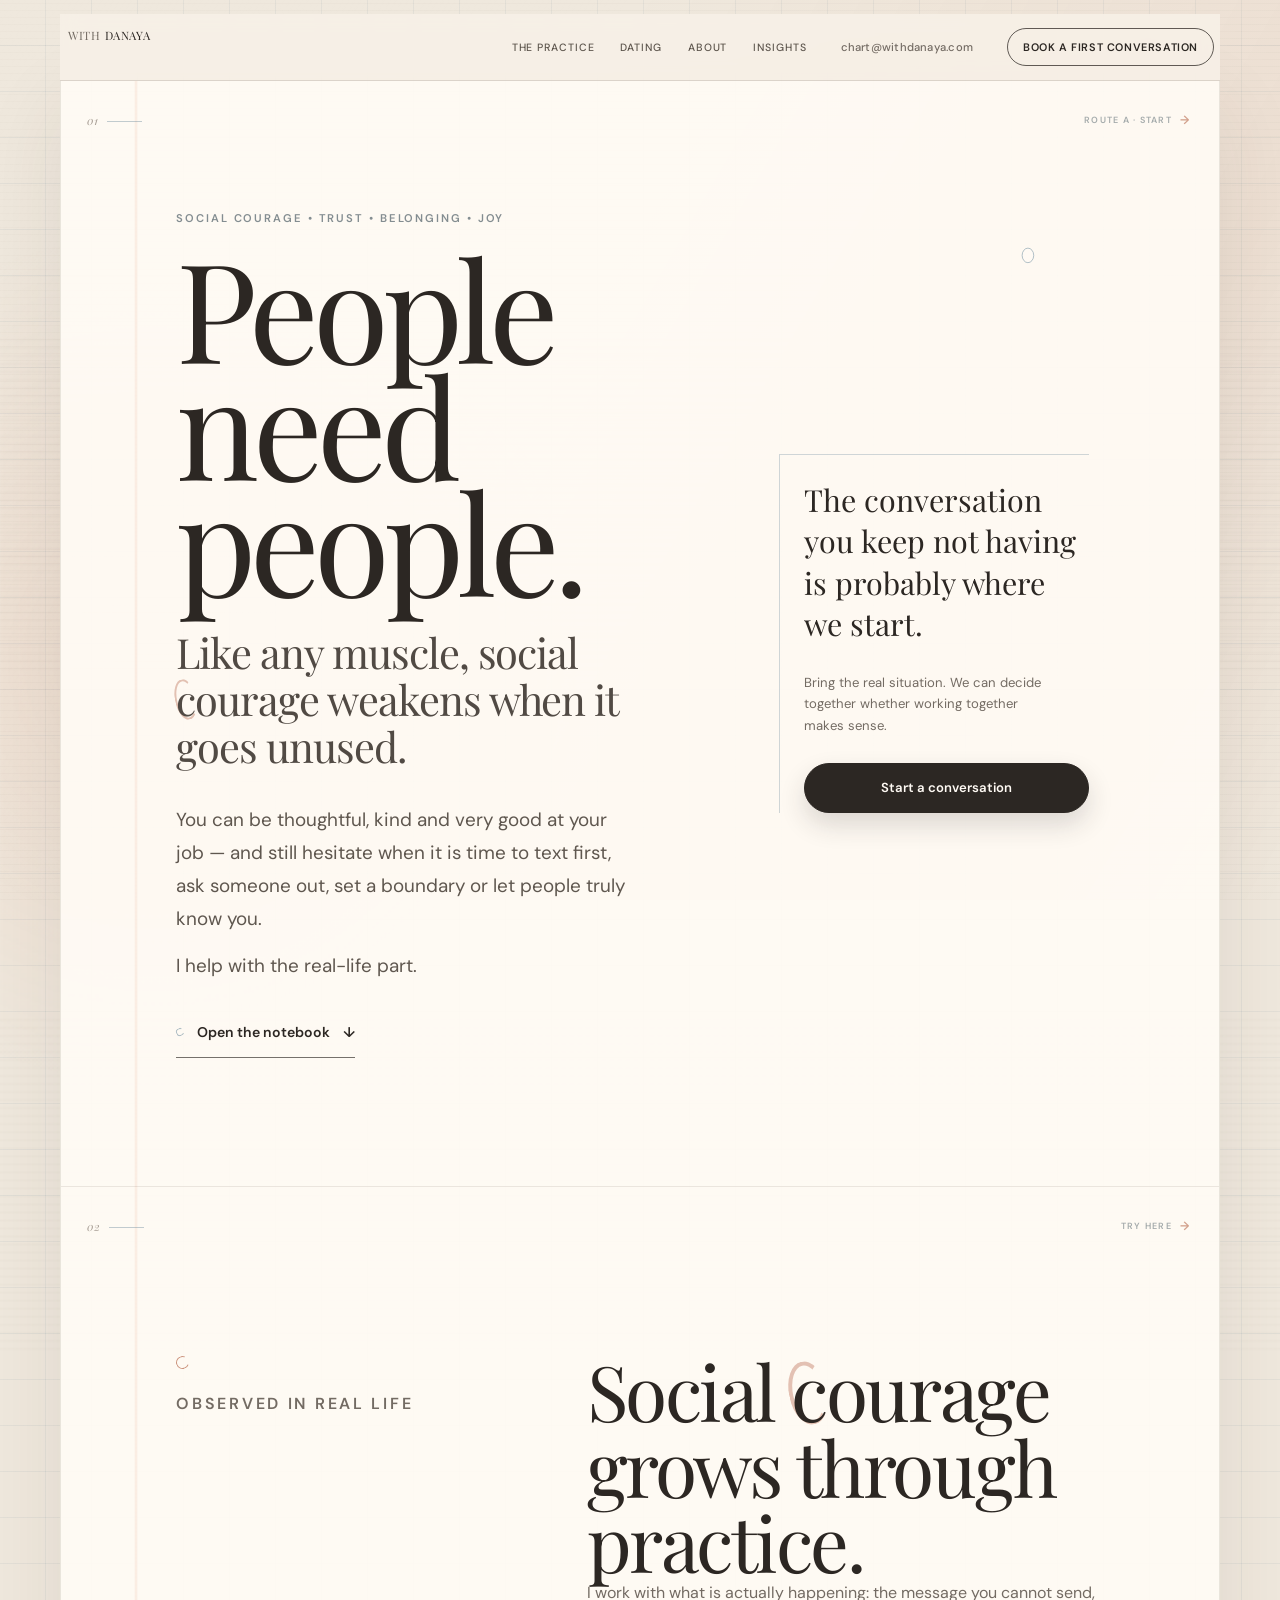
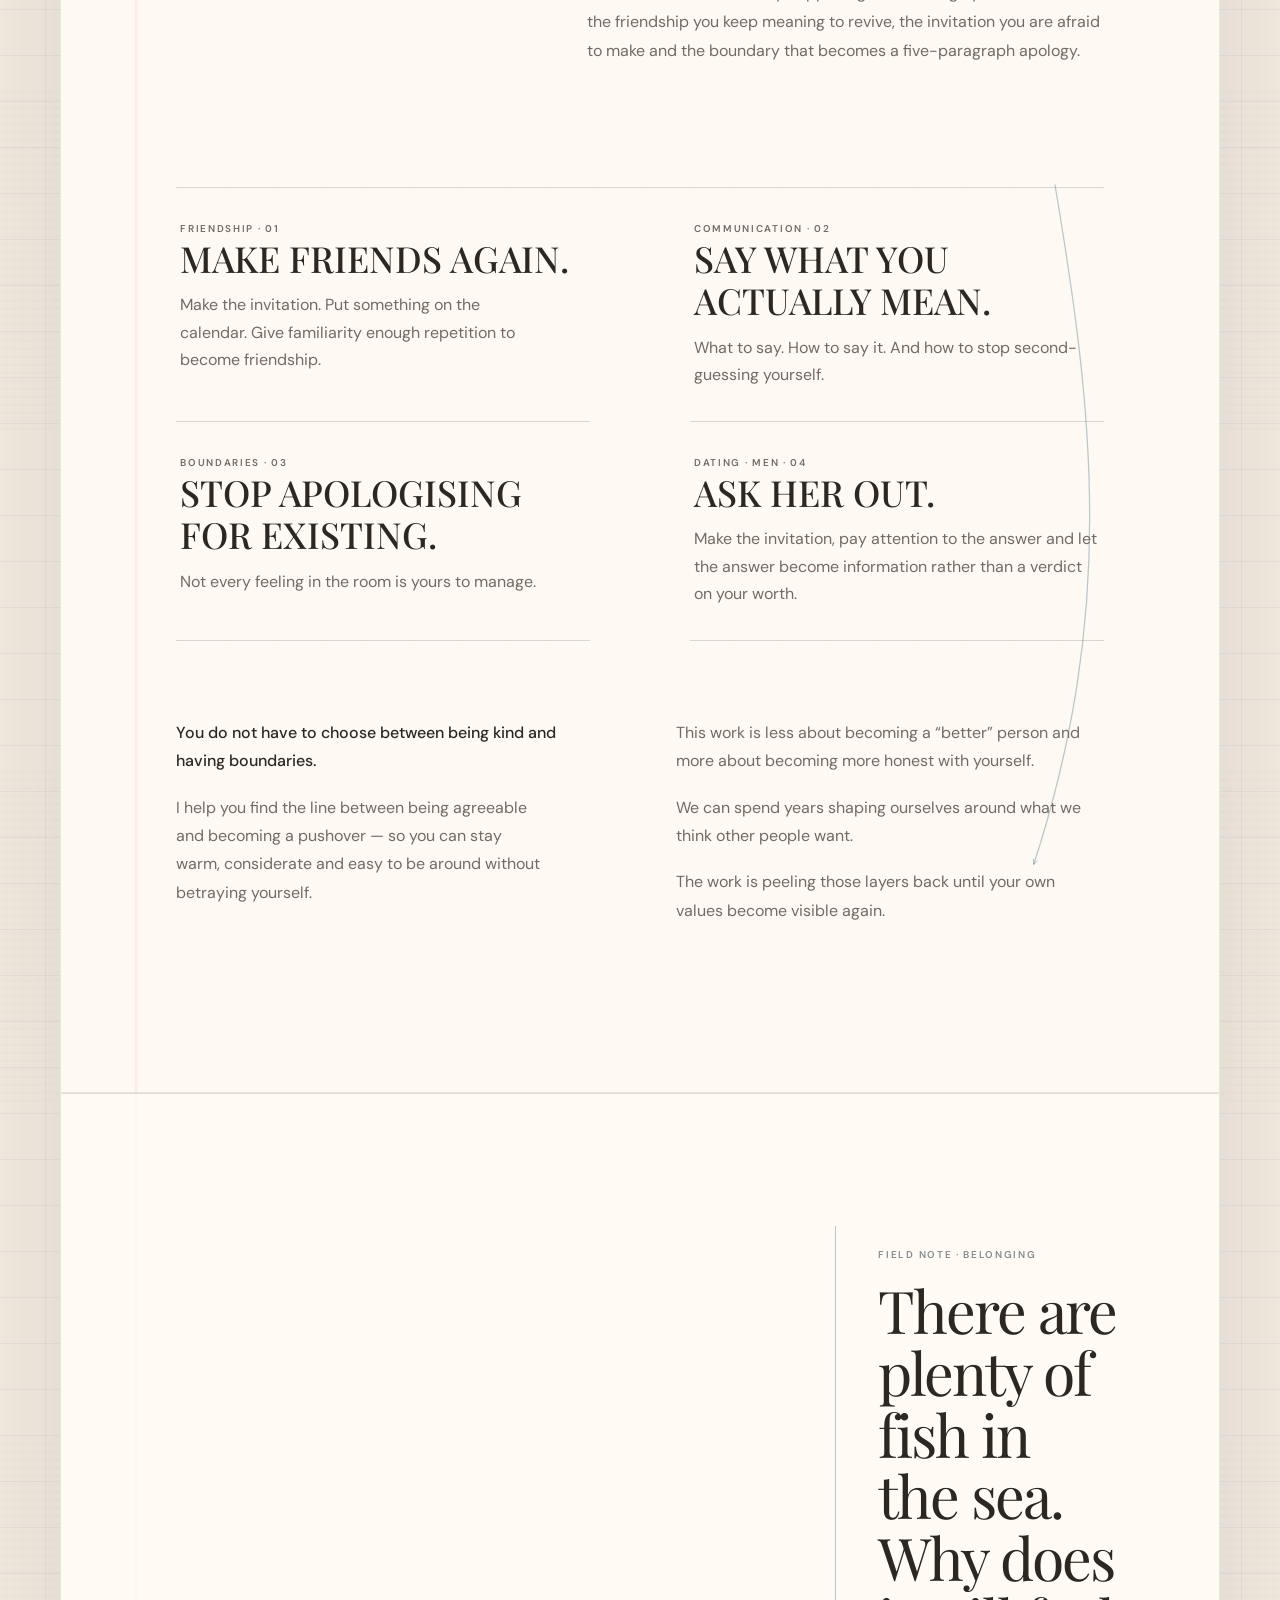
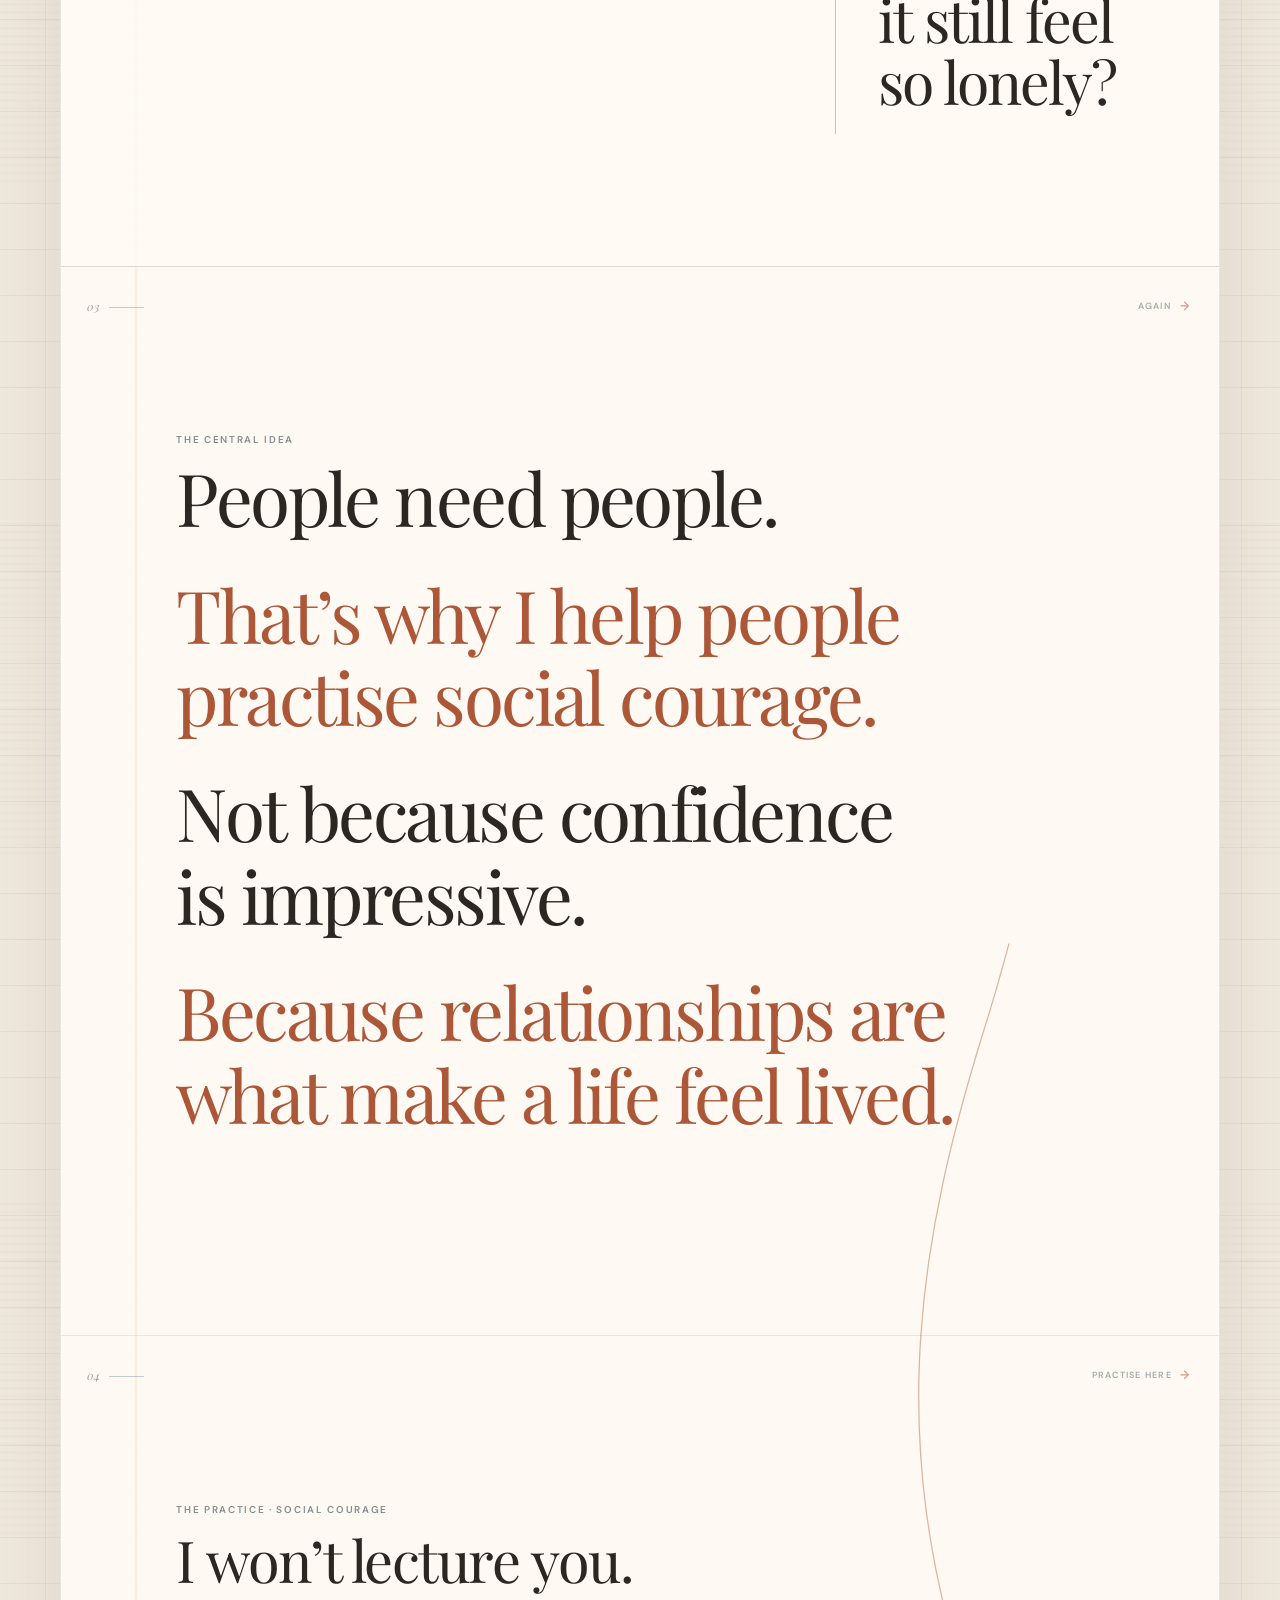
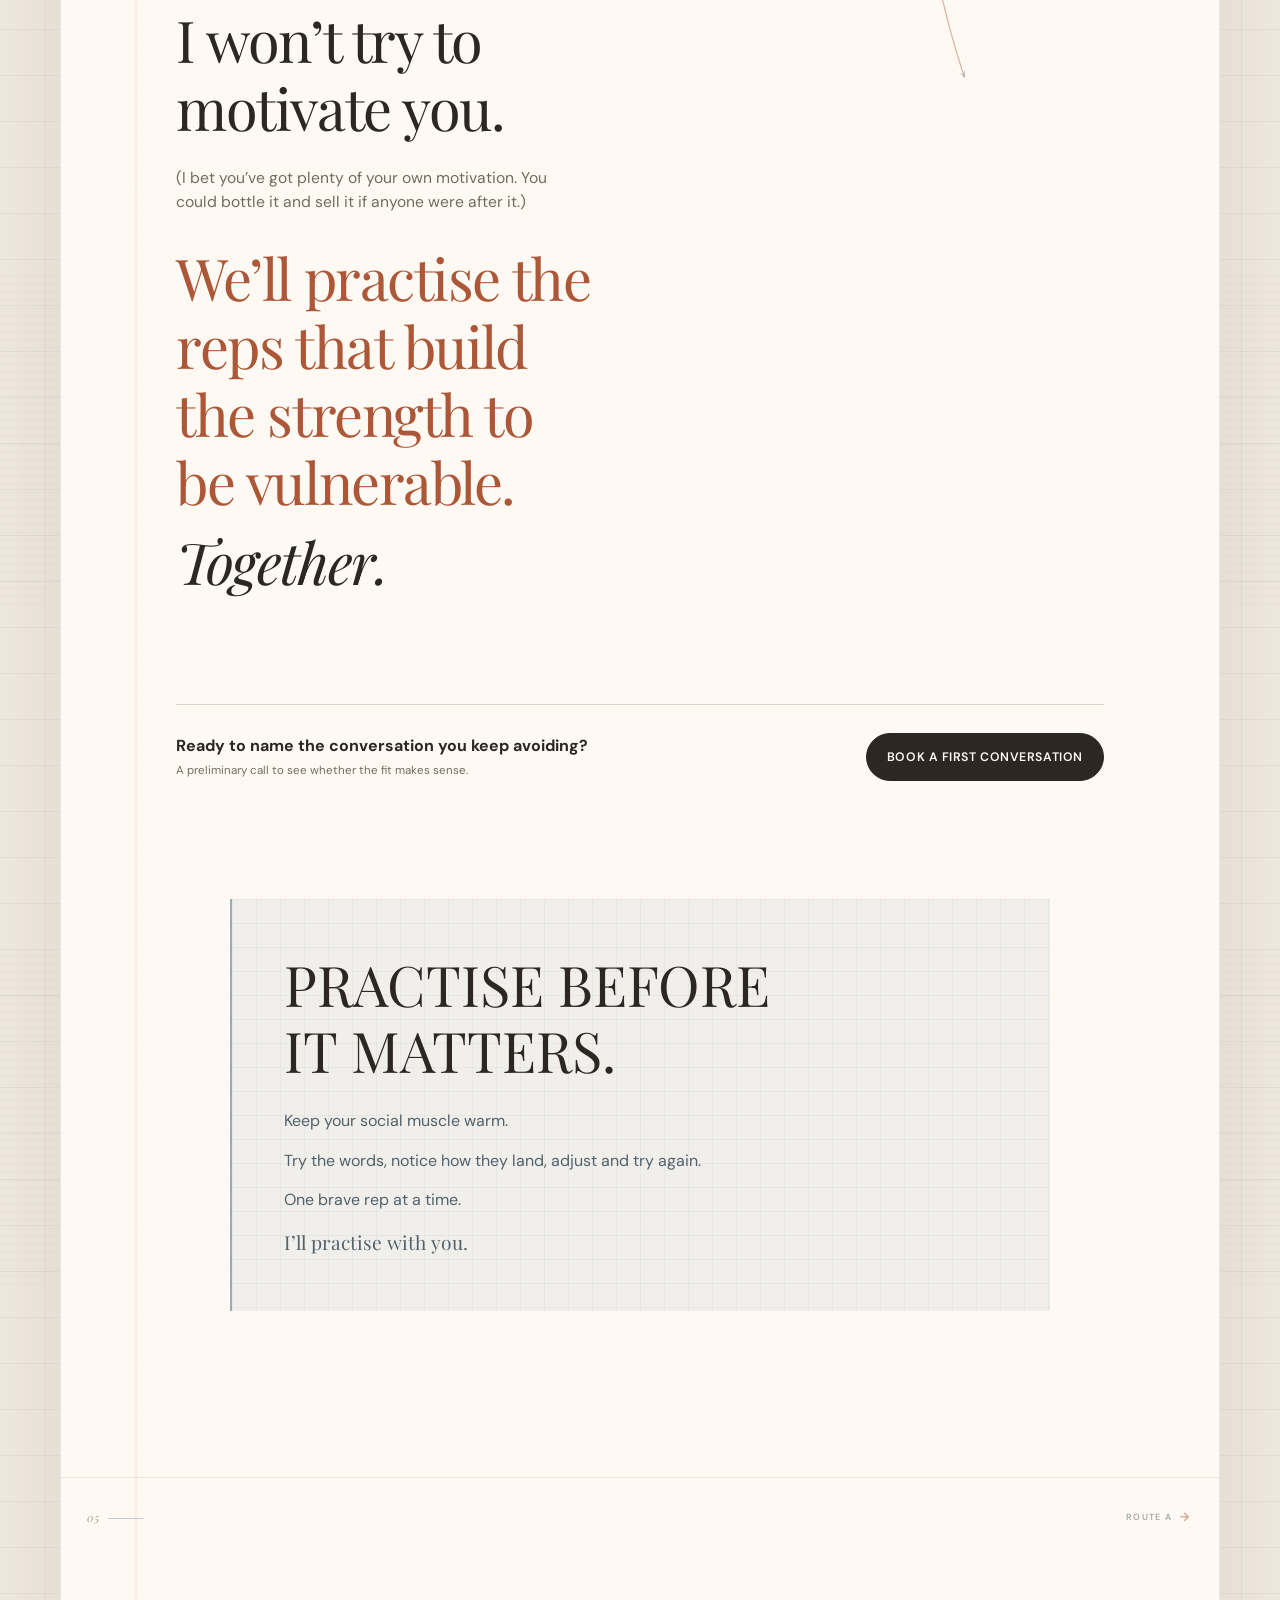
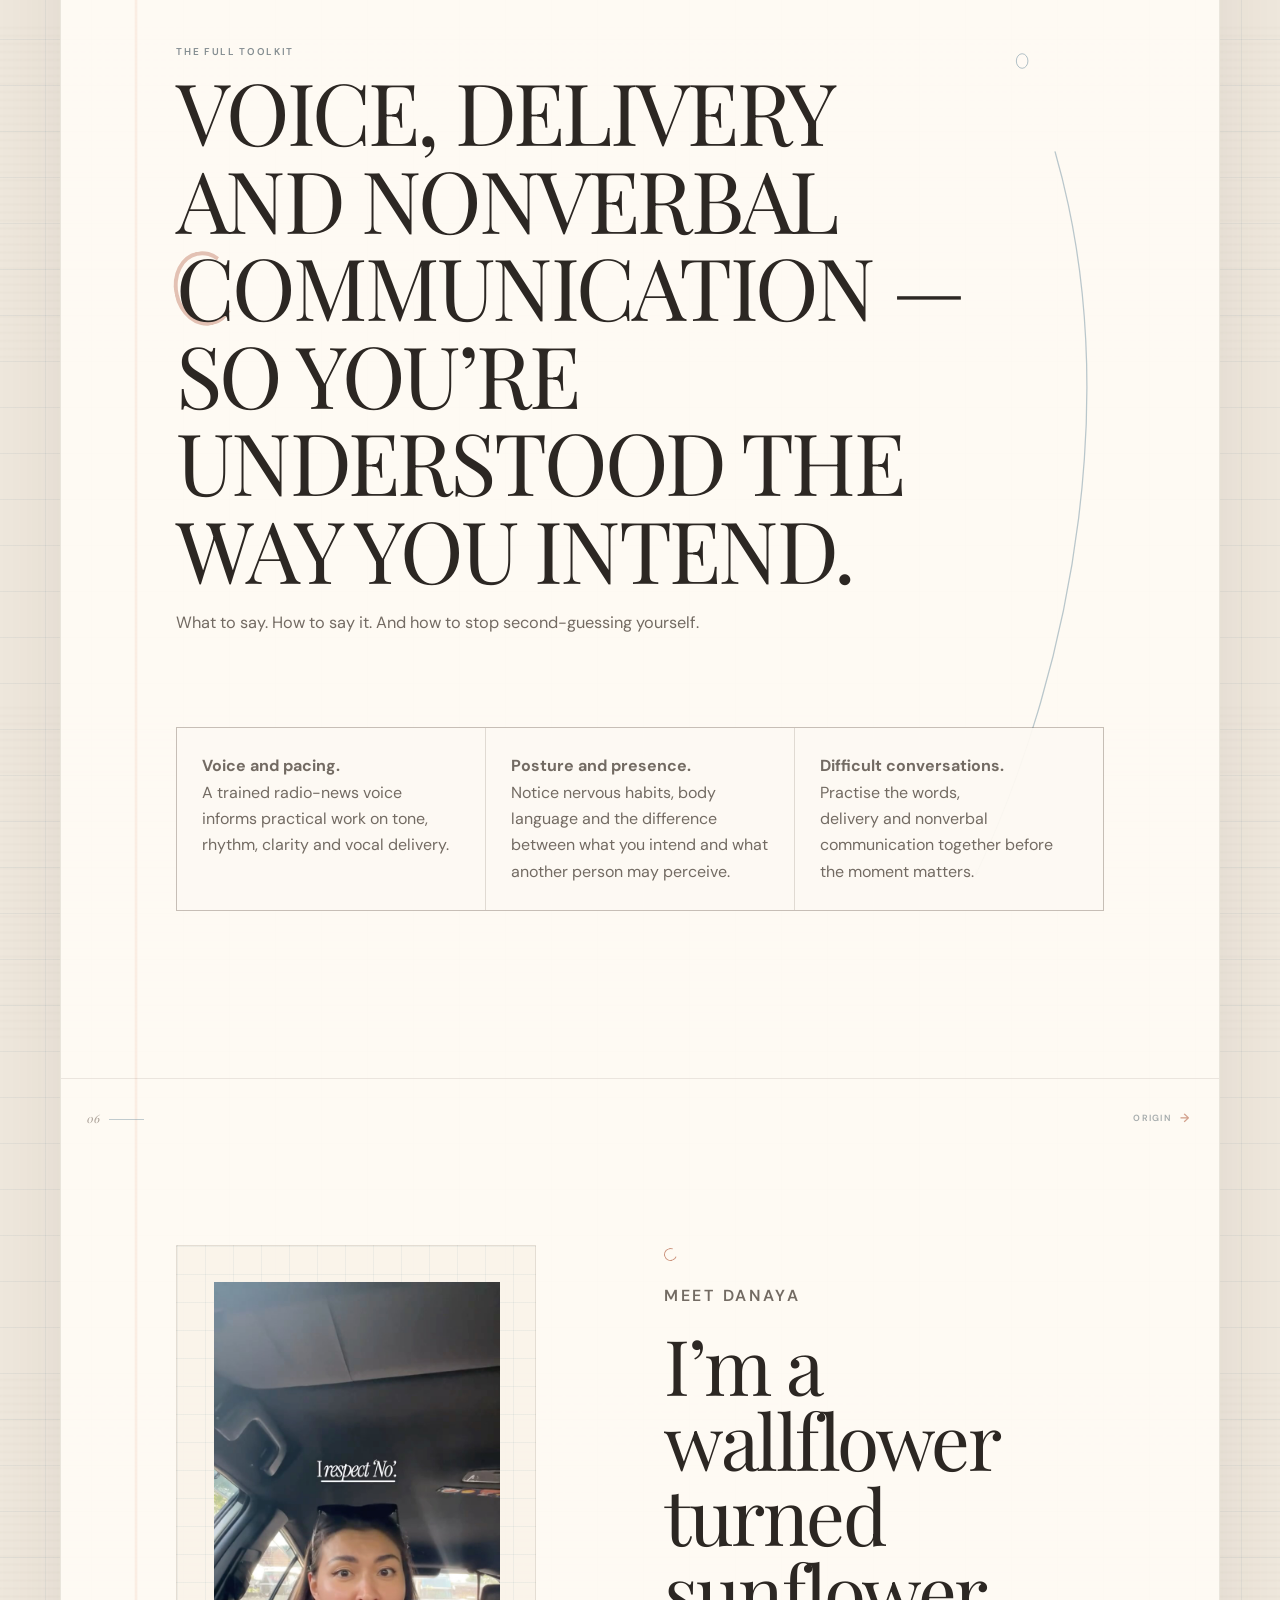
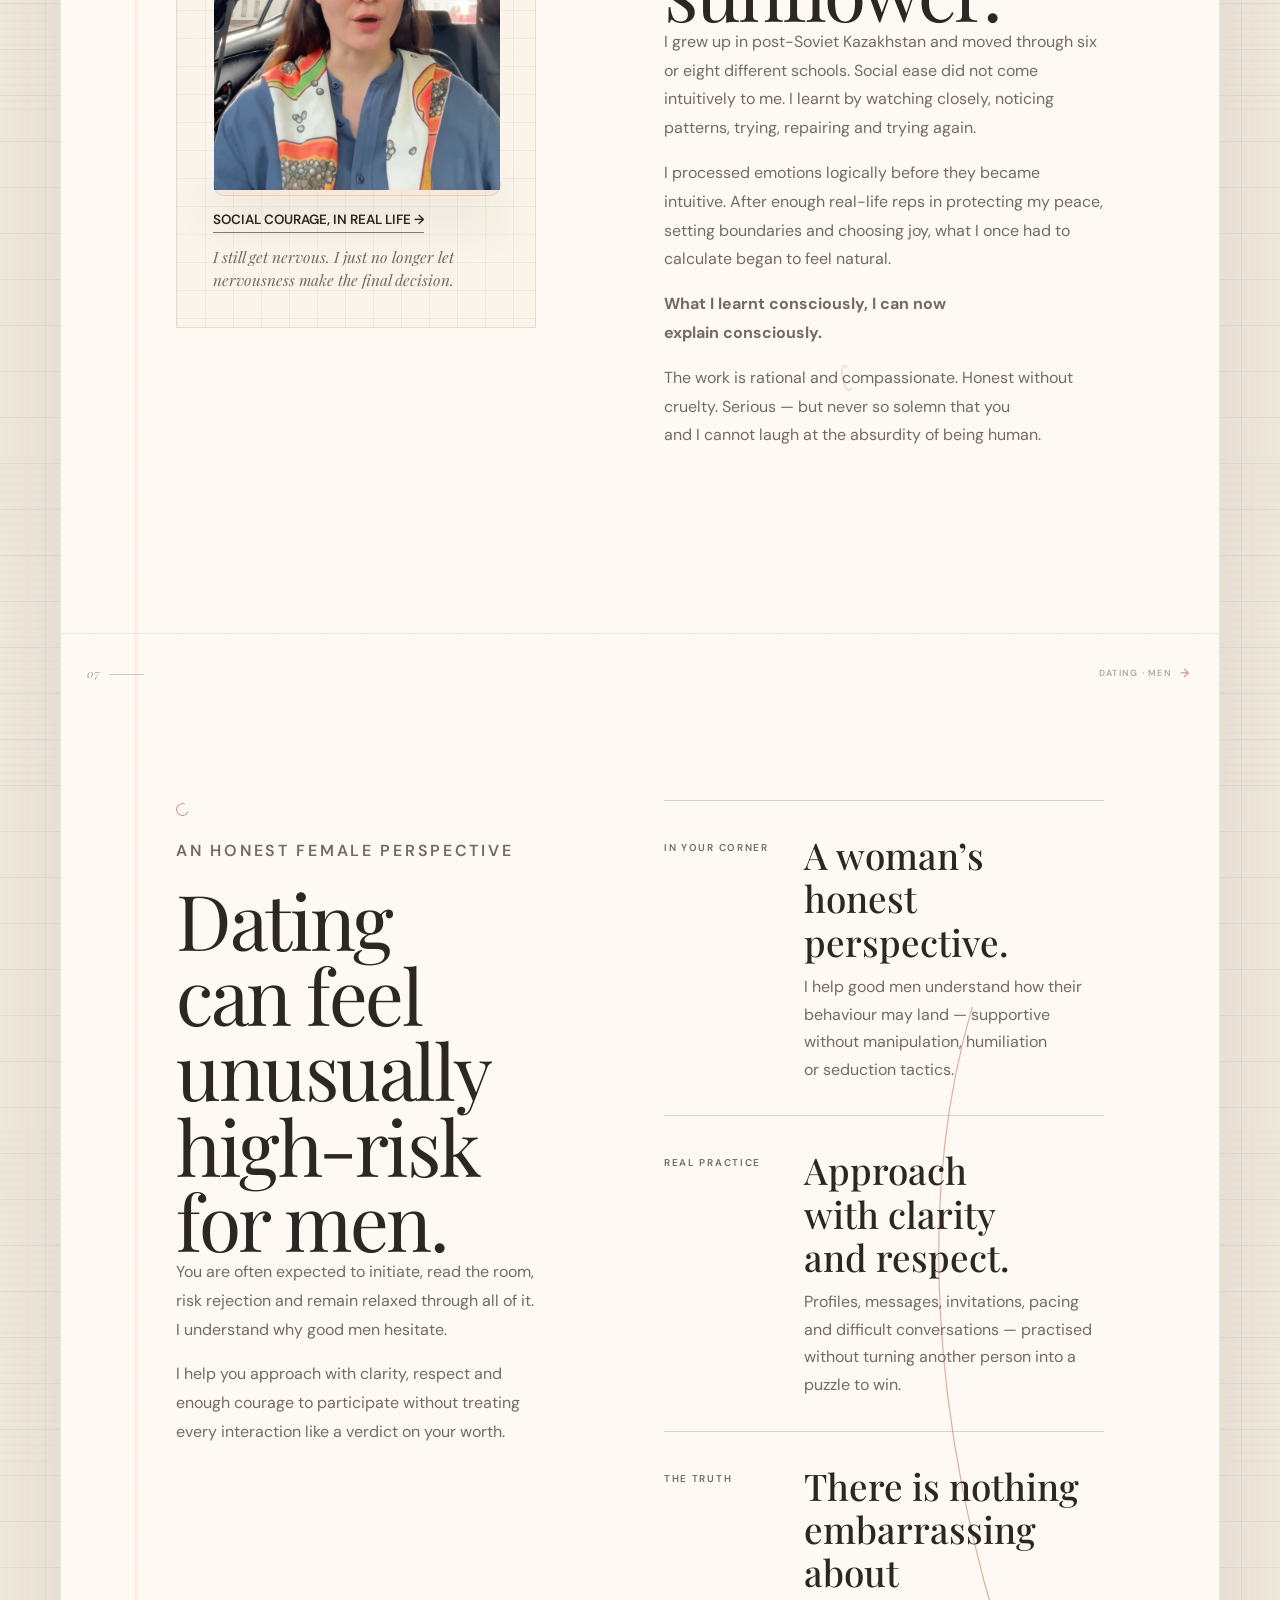
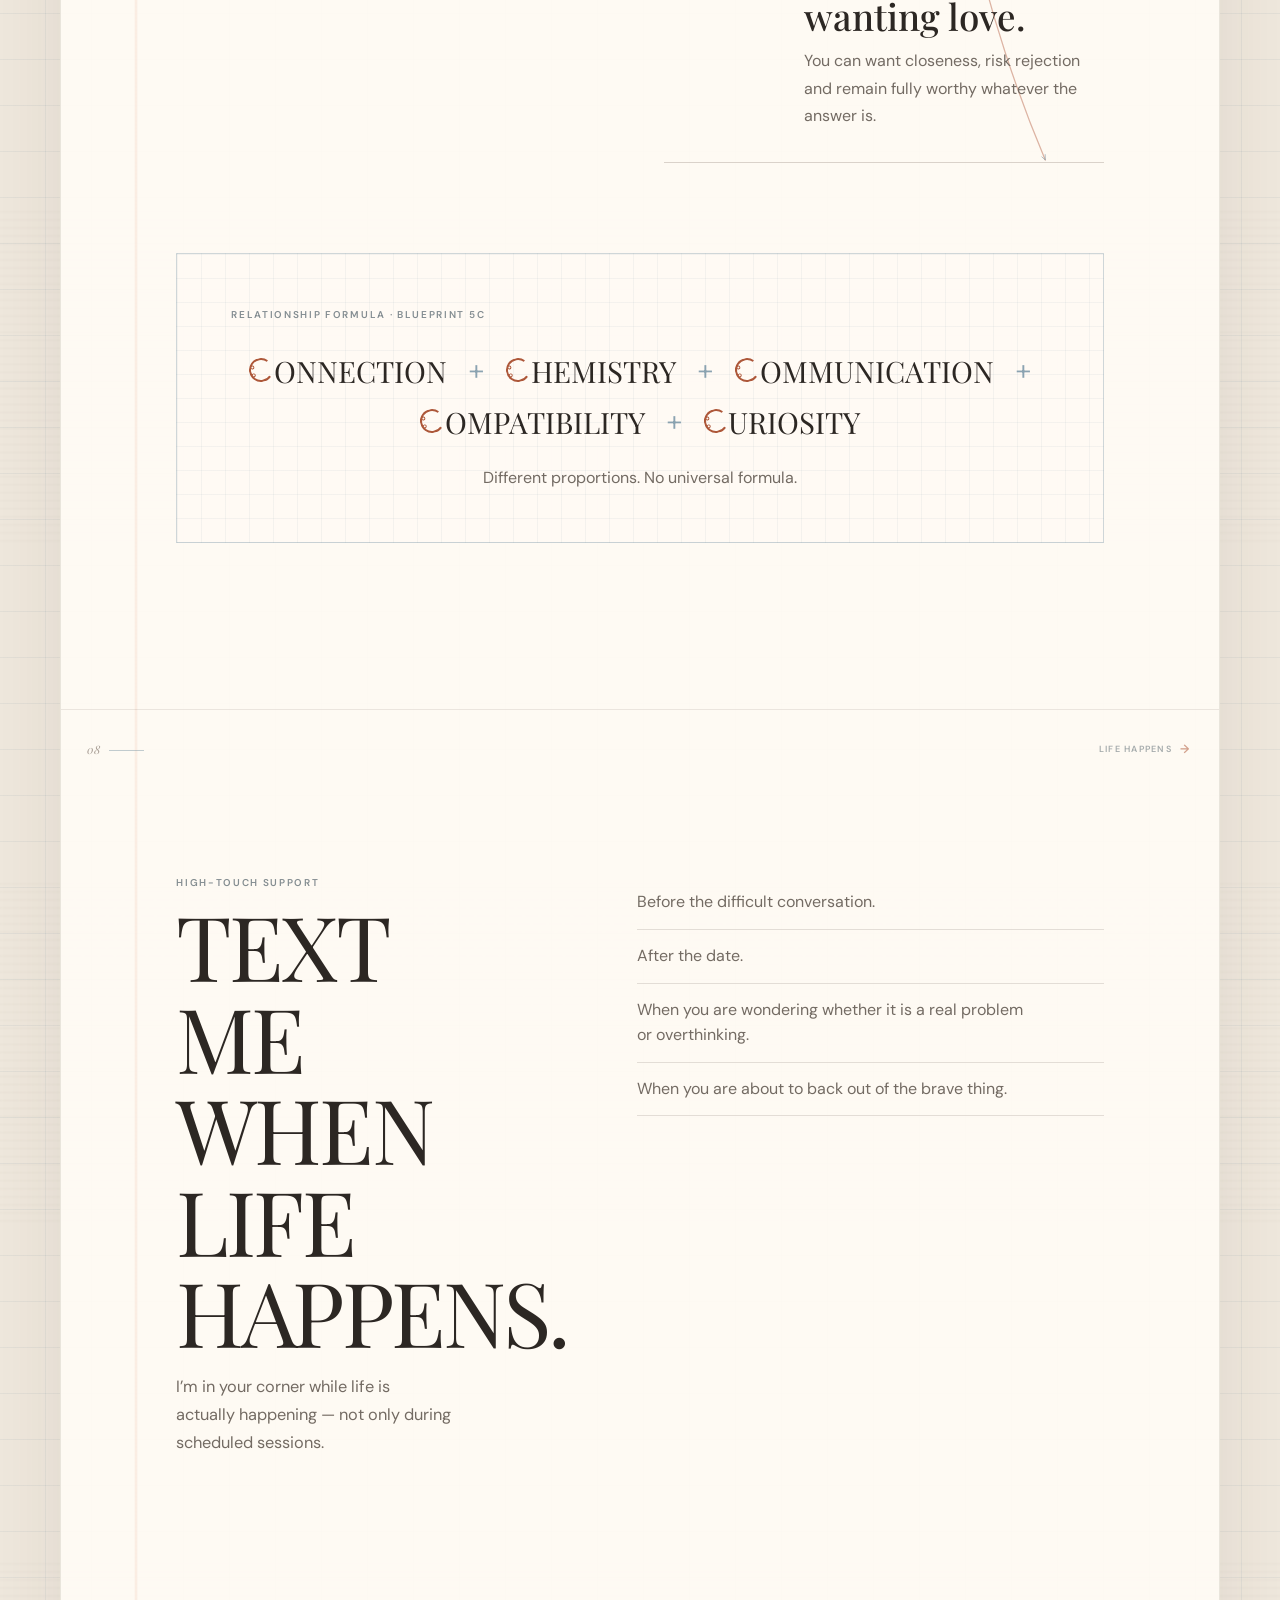
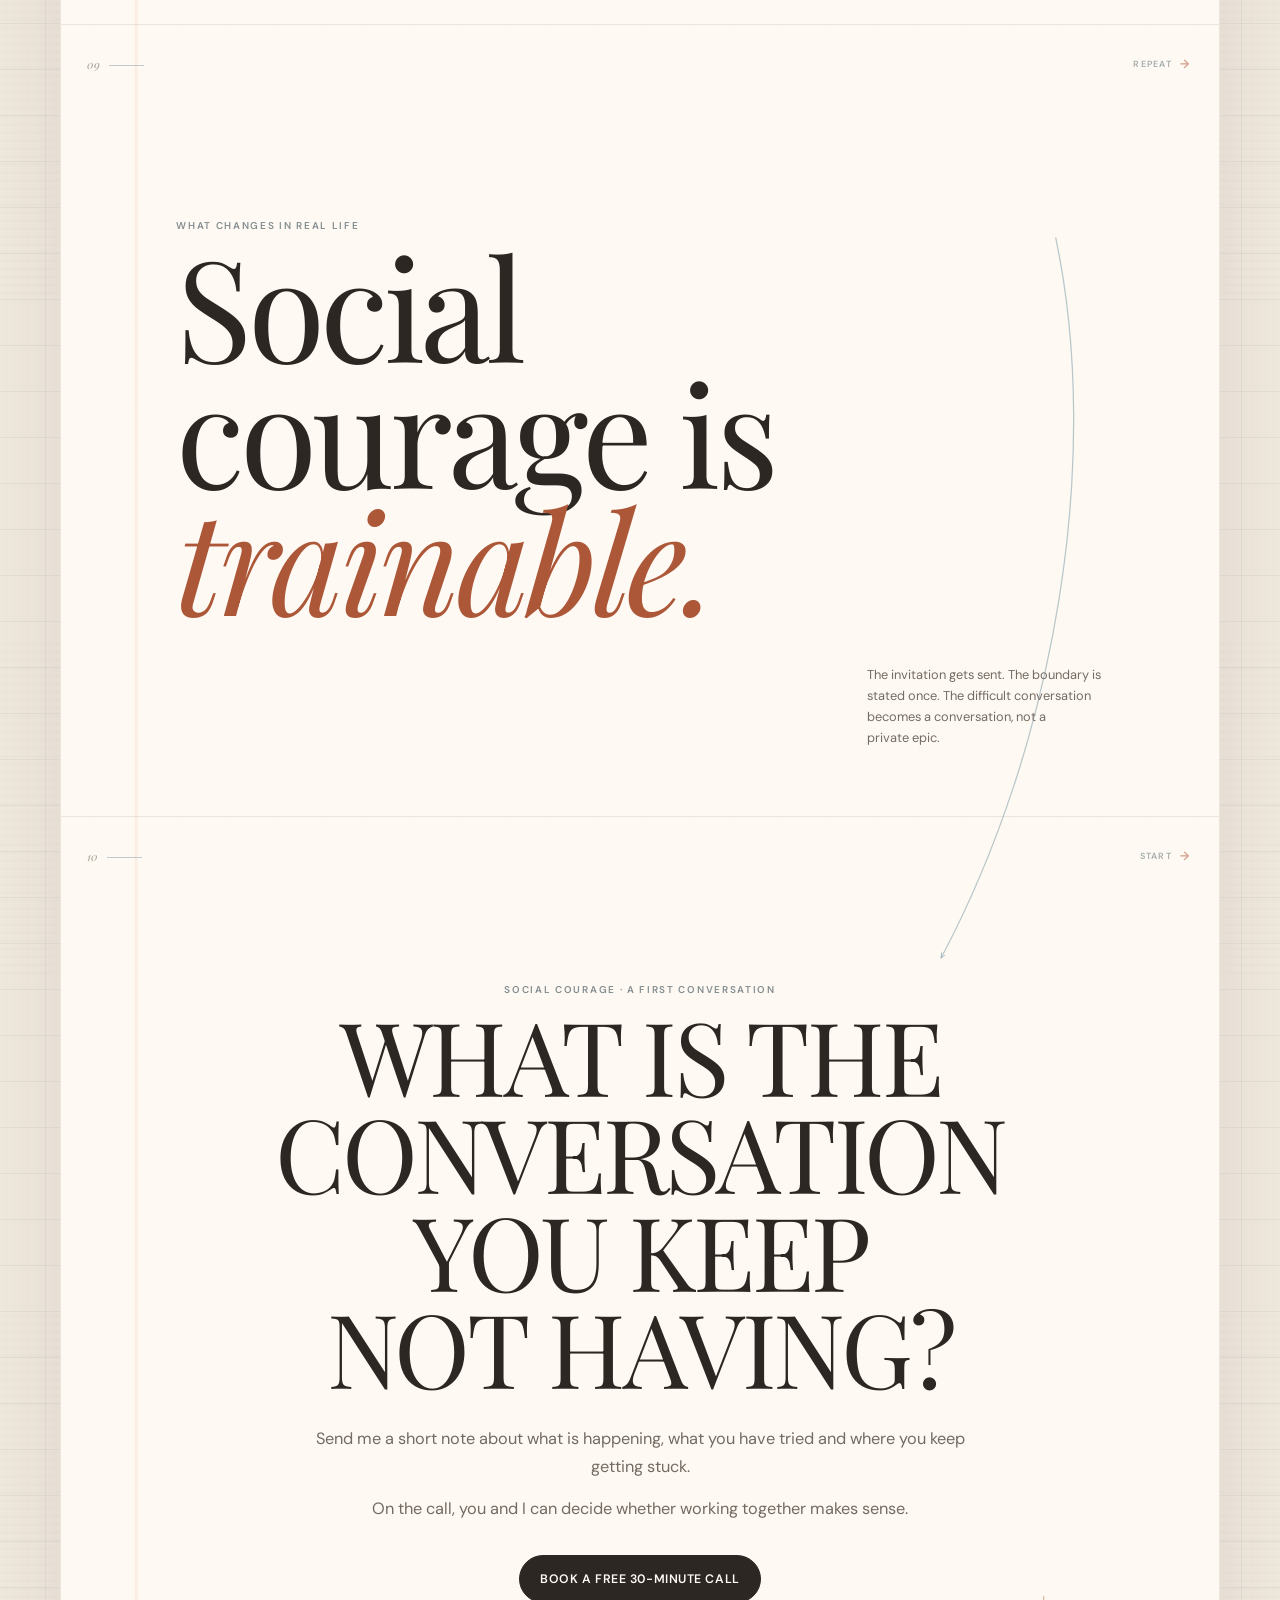
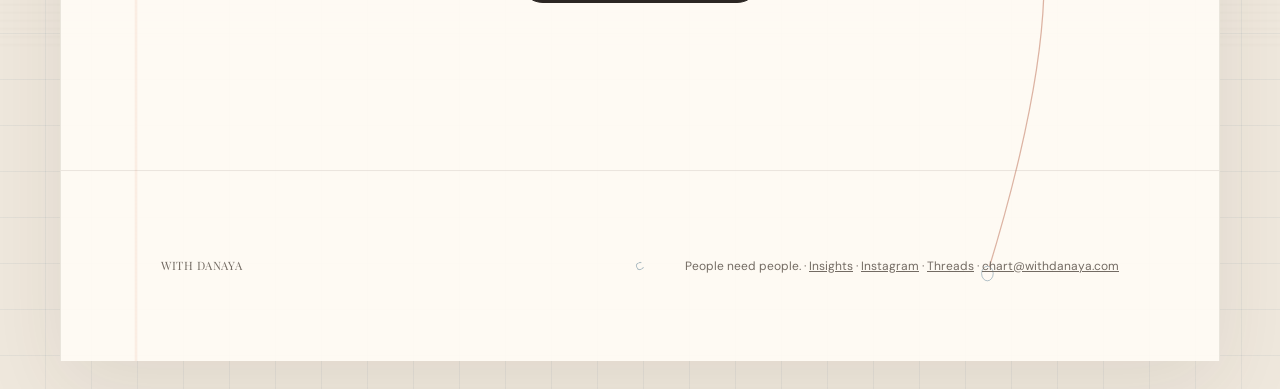
<file: index.html>
<!DOCTYPE html>
<html lang="en-GB">
<head>
  <meta charset="UTF-8" />
  <meta name="viewport" content="width=device-width, initial-scale=1.0" />
  <meta name="description" content="Practical social courage and relationship coaching with Danaya Yerzhanova—for thoughtful adults who want stronger friendships, clearer communication, dating confidence and real-life connection." />
  <meta name="author" content="Danaya Yerzhanova" />
  <meta name="robots" content="index, follow, max-image-preview:large, max-snippet:-1, max-video-preview:-1" />
  <meta name="build" content="with-danaya-v13" />
  <title>Social Courage &amp; Relationship Coaching | WITH DANAYA</title>
  <link rel="canonical" href="https://withdanaya.com/" />
  <link rel="alternate" hreflang="en" href="https://withdanaya.com/" />
  <meta property="og:type" content="website" />
  <meta property="og:locale" content="en_GB" />
  <meta property="og:site_name" content="WITH DANAYA" />
  <meta property="og:title" content="Social Courage &amp; Relationship Coaching | WITH DANAYA" />
  <meta property="og:description" content="Practical coaching for friendship, dating, boundaries, communication and the conversations you keep not having." />
  <meta property="og:url" content="https://withdanaya.com/" />
  <meta property="og:image" content="https://withdanaya.com/thumb-DVODnSIEo98.jpg" />
  <meta property="og:image:alt" content="Danaya Yerzhanova speaking about social courage" />
  <meta name="twitter:card" content="summary_large_image" />
  <meta name="twitter:title" content="Social Courage &amp; Relationship Coaching | WITH DANAYA" />
  <meta name="twitter:description" content="Practical coaching for friendship, dating, boundaries, communication and real-life connection." />
  <meta name="twitter:image" content="https://withdanaya.com/thumb-DVODnSIEo98.jpg" />
  <script>document.documentElement.classList.add('js');</script>
  <link rel="preconnect" href="https://fonts.googleapis.com" />
  <link rel="preconnect" href="https://fonts.gstatic.com" crossorigin />
  <link href="https://fonts.googleapis.com/css2?family=DM+Sans:opsz,wght@9..40,300;9..40,400;9..40,500;9..40,600&amp;family=Playfair+Display:ital,wght@0,400;0,500;1,400;1,500&amp;display=swap" rel="stylesheet" />
  <link rel="icon" href="data:image/svg+xml,%3Csvg xmlns='http://www.w3.org/2000/svg' viewBox='0 0 64 64'%3E%3Crect width='64' height='64' rx='18' fill='%232c2723'/%3E%3Cpath d='M17 18l8 30 7-20 7 20 8-30' fill='none' stroke='%23df815b' stroke-width='6' stroke-linecap='round' stroke-linejoin='round'/%3E%3C/svg%3E" />
  <script type="application/ld+json">
  {
    "@context": "https://schema.org",
    "@graph": [
      {
        "@type": "WebSite",
        "@id": "https://withdanaya.com/#website",
        "name": "WITH DANAYA",
        "url": "https://withdanaya.com/",
        "description": "Practical social courage and relationship coaching with Danaya Yerzhanova.",
        "inLanguage": "en"
      },
      {
        "@type": "Person",
        "@id": "https://withdanaya.com/#danaya",
        "name": "Danaya Yerzhanova",
        "url": "https://withdanaya.com/#about",
        "image": "https://withdanaya.com/thumb-DVODnSIEo98.jpg",
        "jobTitle": "Social courage and relationship coach",
        "sameAs": [
          "https://www.instagram.com/danaya_papaya/",
          "https://www.threads.com/@danaya_papaya"
        ],
        "knowsAbout": [
          "Social courage",
          "Relationship coaching",
          "Dating coaching for men",
          "Adult friendship",
          "Interpersonal communication",
          "Boundaries",
          "Nonverbal communication"
        ]
      },
      {
        "@type": "Organization",
        "@id": "https://withdanaya.com/#practice",
        "name": "WITH DANAYA",
        "url": "https://withdanaya.com/",
        "email": "chart@withdanaya.com",
        "founder": {"@id": "https://withdanaya.com/#danaya"},
        "sameAs": [
          "https://www.instagram.com/danaya_papaya/",
          "https://www.threads.com/@danaya_papaya"
        ],
        "makesOffer": {
          "@type": "Offer",
          "itemOffered": {
            "@type": "Service",
            "name": "Social courage and relationship coaching",
            "description": "Practical rehearsal and honest feedback for friendship, dating, boundaries, communication and real-life connection.",
            "provider": {"@id": "https://withdanaya.com/#danaya"},
            "areaServed": "Worldwide",
            "availableChannel": {
              "@type": "ServiceChannel",
              "serviceUrl": "https://app.lifecoachhub.com/book/danaya-yerzhanova"
            }
          }
        }
      },
      {
        "@type": "WebPage",
        "@id": "https://withdanaya.com/#webpage",
        "url": "https://withdanaya.com/",
        "name": "Social Courage & Relationship Coaching | WITH DANAYA",
        "isPartOf": {"@id": "https://withdanaya.com/#website"},
        "about": {"@id": "https://withdanaya.com/#practice"},
        "mainEntity": {"@id": "https://withdanaya.com/#danaya"},
        "inLanguage": "en"
      }
    ]
  }
  </script>
  <style>
    :root {
      --paper: #f5ecdf;
      --cream: #fffaf1;
      --cream-solid: #fffaf4;
      --ink: #2c2723;
      --muted: #736b63;
      --papaya: #df815b;
      --papaya-dark: #ad5739;
      --moss: #68745d;
      --blue: #7593a3;
      --blue-faint: rgba(117, 147, 163, 0.14);
      --border: rgba(69, 54, 42, 0.13);
      --shadow: 0 24px 70px rgba(70, 48, 31, 0.1), 0 3px 10px rgba(70, 48, 31, 0.04);
      --serif: "Playfair Display", Georgia, serif;
      --sans: "DM Sans", system-ui, sans-serif;
    }

    * { box-sizing: border-box; }

    html {
      scroll-behavior: smooth;
      overflow-x: hidden;
    }

    body {
      margin: 0;
      min-height: 100vh;
      max-width: 100vw;
      overflow-x: hidden;
      color: var(--ink);
      font-family: var(--sans);
      background:
        radial-gradient(circle at 9% 7%, rgba(223, 129, 91, 0.17), transparent 25rem),
        radial-gradient(circle at 93% 2%, rgba(104, 116, 93, 0.12), transparent 24rem),
        linear-gradient(var(--blue-faint) 1px, transparent 1px),
        linear-gradient(90deg, var(--blue-faint) 1px, transparent 1px),
        var(--paper);
      background-size: auto, auto, 42px 42px, 42px 42px, auto;
      background-position: center, center, -1px -1px, -1px -1px, center;
      background-attachment: fixed;
    }

    body::before {
      content: "";
      position: fixed;
      inset: 0;
      z-index: -1;
      pointer-events: none;
      background:
        linear-gradient(120deg, rgba(255, 255, 255, 0.42), transparent 35%, rgba(223, 129, 91, 0.07) 77%, transparent),
        repeating-linear-gradient(0deg, rgba(73, 56, 43, 0.022) 0 1px, transparent 1px 7px);
      mix-blend-mode: multiply;
    }

    a { color: inherit; }
    button, input, textarea { font: inherit; }

    a:focus-visible,
    button:focus-visible {
      outline: 3px solid rgba(117, 147, 163, 0.72);
      outline-offset: 4px;
    }

    .shell {
      width: min(1120px, calc(100% - 32px));
      margin: 0 auto;
    }

    .site-nav {
      position: sticky;
      top: 12px;
      z-index: 20;
      display: flex;
      align-items: center;
      justify-content: space-between;
      gap: 24px;
      width: min(1080px, calc(100% - 32px));
      margin: 14px auto 20px;
      padding: 12px 14px 12px 18px;
      border: 1px solid rgba(69, 54, 42, 0.11);
      border-radius: 999px;
      background: rgba(255, 250, 244, 0.88);
      box-shadow: 0 9px 30px rgba(61, 43, 29, 0.08);
      backdrop-filter: blur(16px);
    }

    .brand {
      display: inline-flex;
      align-items: baseline;
      gap: 8px;
      text-decoration: none;
      white-space: nowrap;
    }

    .brand-with {
      font-family: var(--serif);
      color: var(--muted);
      font-size: 1.1rem;
      font-weight: 400;
      font-style: normal;
      letter-spacing: 0.04em;
    }

    .brand-name {
      font-family: var(--serif);
      font-size: 1.1rem;
      font-weight: 400;
      font-style: normal;
      letter-spacing: 0.04em;
    }

    .nav-links {
      display: flex;
      align-items: center;
      gap: 22px;
      margin-left: auto;
    }

    .nav-links a {
      color: #5d554d;
      font-size: 0.82rem;
      font-weight: 500;
      text-decoration: none;
    }

    .nav-links a:hover { color: var(--papaya-dark); }

    .nav-cta,
    .button-primary,
    .button-secondary {
      display: inline-flex;
      align-items: center;
      justify-content: center;
      gap: 9px;
      min-height: 46px;
      border-radius: 999px;
      font-size: 0.88rem;
      font-weight: 600;
      text-decoration: none;
      transition: transform 180ms ease, box-shadow 180ms ease, background 180ms ease;
    }

    .nav-cta {
      min-height: 38px;
      padding: 0 17px;
      color: var(--cream);
      background: var(--ink);
    }

    .button-primary {
      padding: 0 22px;
      color: var(--cream);
      background: var(--ink);
      box-shadow: 0 14px 30px rgba(47, 41, 36, 0.18);
    }

    .button-primary:hover,
    .nav-cta:hover {
      transform: translateY(-1px);
      background: #181512;
    }

    .button-secondary {
      padding: 0 22px;
      border: 1px solid rgba(47, 41, 36, 0.17);
      background: rgba(255, 250, 244, 0.72);
    }

    .button-secondary:hover {
      transform: translateY(-1px);
      border-color: rgba(173, 87, 57, 0.38);
      background: var(--cream-solid);
    }

    .card {
      position: relative;
      border: 1px solid var(--border);
      border-radius: 26px;
      background: rgba(255, 250, 244, 0.93);
      box-shadow: var(--shadow);
      backdrop-filter: blur(10px);
    }

    .blueprint::before,
    .blueprint::after {
      content: "";
      position: absolute;
      width: 44px;
      height: 44px;
      opacity: 0.56;
      pointer-events: none;
    }

    .blueprint::before {
      top: 18px;
      left: 18px;
      border-top: 1px solid rgba(117, 147, 163, 0.35);
      border-left: 1px solid rgba(117, 147, 163, 0.35);
    }

    .blueprint::after {
      right: 18px;
      bottom: 18px;
      border-right: 1px solid rgba(117, 147, 163, 0.35);
      border-bottom: 1px solid rgba(117, 147, 163, 0.35);
    }

    .hero {
      overflow: hidden;
      padding: clamp(54px, 8vw, 94px) clamp(24px, 6vw, 76px) 38px;
    }

    .hero-grid {
      display: grid;
      grid-template-columns: minmax(0, 1.25fr) minmax(220px, 0.75fr);
      gap: clamp(36px, 7vw, 90px);
      align-items: end;
    }

    .eyebrow {
      margin: 0 0 18px;
      color: var(--papaya-dark);
      font-size: 0.69rem;
      font-weight: 600;
      letter-spacing: 0.15em;
      text-transform: uppercase;
    }

    h1, h2, h3, p { margin-top: 0; }

    h1 {
      max-width: 730px;
      margin-bottom: 25px;
      font-family: var(--serif);
      font-size: clamp(3.55rem, 8.7vw, 7.8rem);
      font-weight: 400;
      line-height: 0.89;
      letter-spacing: -0.045em;
    }

    h1 em {
      display: block;
      color: var(--papaya-dark);
      font-weight: 400;
    }

    .hero-lead {
      max-width: 670px;
      margin-bottom: 0;
      color: #5f574f;
      font-size: clamp(1.05rem, 1.8vw, 1.24rem);
      line-height: 1.65;
    }

    .hero-actions {
      display: flex;
      flex-wrap: wrap;
      gap: 11px;
      margin-top: 30px;
    }

    .with-note {
      align-self: stretch;
      display: flex;
      flex-direction: column;
      justify-content: space-between;
      min-height: 285px;
      padding: 23px;
      border: 1px solid rgba(69, 54, 42, 0.11);
      border-radius: 19px;
      background: rgba(255, 255, 255, 0.61);
    }

    .with-mark {
      display: inline-flex;
      align-items: center;
      gap: 11px;
      color: var(--blue);
      font-size: 0.7rem;
      font-weight: 600;
      letter-spacing: 0.16em;
      text-transform: uppercase;
    }

    .with-mark::before {
      content: "";
      width: 30px;
      height: 1px;
      background: currentColor;
    }

    .with-note blockquote {
      margin: 35px 0 18px;
      font-family: var(--serif);
      font-size: clamp(1.45rem, 3vw, 2rem);
      font-style: italic;
      line-height: 1.2;
    }

    .with-note p {
      margin: 0;
      color: var(--muted);
      font-size: 0.88rem;
      line-height: 1.6;
    }

    .action-strip {
      display: flex;
      gap: 9px;
      overflow: hidden;
      margin: 16px -10px 0;
      padding: 10px;
      mask-image: linear-gradient(90deg, transparent, black 5%, black 95%, transparent);
    }

    .action-strip span {
      flex: 0 0 auto;
      padding: 9px 13px;
      border: 1px solid var(--border);
      border-radius: 999px;
      color: #5e554d;
      background: rgba(255, 250, 244, 0.68);
      font-family: var(--serif);
      font-size: 0.98rem;
      font-style: italic;
    }

    .section {
      margin-top: 18px;
      padding: clamp(42px, 7vw, 74px) clamp(24px, 5vw, 60px);
    }

    .section-heading {
      max-width: 760px;
      margin-bottom: 36px;
    }

    h2 {
      margin-bottom: 17px;
      font-family: var(--serif);
      font-size: clamp(2.35rem, 5.3vw, 4.5rem);
      font-weight: 400;
      line-height: 1.02;
      letter-spacing: -0.032em;
    }

    h3 {
      margin-bottom: 10px;
      font-family: var(--serif);
      font-size: 1.48rem;
      font-weight: 500;
      line-height: 1.18;
    }

    .section-copy {
      max-width: 680px;
      margin-bottom: 0;
      color: var(--muted);
      font-size: 1.02rem;
      line-height: 1.72;
    }

    .manifesto {
      display: grid;
      grid-template-columns: minmax(0, 0.85fr) minmax(0, 1.15fr);
      gap: clamp(34px, 7vw, 88px);
      align-items: center;
    }

    .manifesto-statement {
      padding: clamp(28px, 4vw, 46px);
      border-radius: 20px;
      color: var(--cream);
      background: var(--ink);
    }

    .manifesto-statement .eyebrow { color: #ef9e7e; }

    .manifesto-statement h2 {
      margin-bottom: 0;
      font-family: var(--serif);
      font-size: clamp(2rem, 4.5vw, 3.8rem);
      font-weight: 400;
      line-height: 1.04;
      letter-spacing: -0.025em;
    }

    .manifesto-copy p {
      color: var(--muted);
      font-size: 1.02rem;
      line-height: 1.75;
    }

    .manifesto-copy p:last-child { margin-bottom: 0; }

    .three-grid {
      display: grid;
      grid-template-columns: repeat(3, minmax(0, 1fr));
      gap: 14px;
    }

    .mini-card {
      min-height: 100%;
      padding: 24px;
      border: 1px solid var(--border);
      border-radius: 19px;
      background: rgba(255, 255, 255, 0.58);
    }

    .mini-card .number {
      display: inline-flex;
      align-items: center;
      justify-content: center;
      width: 34px;
      height: 34px;
      margin-bottom: 26px;
      border: 1px solid rgba(173, 87, 57, 0.22);
      border-radius: 50%;
      color: var(--papaya-dark);
      background: rgba(223, 129, 91, 0.11);
      font-size: 0.72rem;
      font-weight: 600;
    }

    .mini-card p,
    .mini-card li {
      color: var(--muted);
      font-size: 0.91rem;
      line-height: 1.65;
    }

    .mini-card p:last-child { margin-bottom: 0; }

    .work-list {
      display: grid;
      grid-template-columns: repeat(2, minmax(0, 1fr));
      gap: 0 28px;
      margin-top: 8px;
      border-top: 1px solid var(--border);
    }

    .work-item {
      display: grid;
      grid-template-columns: 30px 1fr;
      gap: 14px;
      padding: 20px 0;
      border-bottom: 1px solid var(--border);
    }

    .work-item span {
      color: var(--papaya-dark);
      font-family: var(--serif);
      font-size: 1.12rem;
      font-style: italic;
    }

    .work-item p {
      margin: 0;
      color: #5e554d;
      line-height: 1.55;
    }

    .practice {
      display: grid;
      grid-template-columns: minmax(0, 0.95fr) minmax(0, 1.05fr);
      gap: clamp(34px, 7vw, 82px);
    }

    .steps {
      display: grid;
      gap: 12px;
    }

    .step {
      display: grid;
      grid-template-columns: 42px 1fr;
      gap: 16px;
      align-items: start;
      padding: 18px;
      border: 1px solid var(--border);
      border-radius: 17px;
      background: rgba(255, 255, 255, 0.57);
    }

    .step-num {
      display: inline-flex;
      align-items: center;
      justify-content: center;
      width: 42px;
      height: 42px;
      border-radius: 50%;
      color: var(--cream);
      background: var(--moss);
      font-size: 0.74rem;
      font-weight: 600;
    }

    .step h3 {
      margin: 1px 0 5px;
      font-size: 1.2rem;
    }

    .step p {
      margin: 0;
      color: var(--muted);
      font-size: 0.89rem;
      line-height: 1.55;
    }

    .offers {
      display: grid;
      grid-template-columns: repeat(2, minmax(0, 1fr));
      gap: 16px;
    }

    .offer {
      display: flex;
      flex-direction: column;
      min-height: 100%;
      padding: clamp(27px, 4vw, 38px);
      border: 1px solid var(--border);
      border-radius: 21px;
      background: rgba(255, 255, 255, 0.61);
    }

    .offer.featured {
      color: var(--cream);
      background: var(--ink);
      box-shadow: 0 22px 54px rgba(43, 35, 29, 0.17);
    }

    .offer .eyebrow { margin-bottom: 27px; }
    .offer.featured .eyebrow { color: #ee9c7b; }

    .offer h3 {
      font-size: clamp(1.8rem, 3.4vw, 2.7rem);
    }

    .offer > p {
      color: var(--muted);
      line-height: 1.7;
    }

    .offer.featured > p,
    .offer.featured li { color: #d9d0c8; }

    .offer ul {
      margin: 22px 0 28px;
      padding: 0;
      list-style: none;
    }

    .offer li {
      position: relative;
      margin: 11px 0;
      padding-left: 21px;
      color: var(--muted);
      font-size: 0.91rem;
      line-height: 1.55;
    }

    .offer li::before {
      content: "→";
      position: absolute;
      left: 0;
      color: var(--papaya);
    }

    .offer .text-link {
      width: fit-content;
      margin-top: auto;
      padding-bottom: 3px;
      border-bottom: 1px solid currentColor;
      font-size: 0.9rem;
      font-weight: 600;
      text-decoration: none;
    }

    .about {
      display: grid;
      grid-template-columns: minmax(0, 0.85fr) minmax(0, 1.15fr);
      gap: clamp(34px, 7vw, 88px);
      align-items: start;
    }

    .aside-quote {
      padding: clamp(28px, 4vw, 42px);
      border: 1px solid rgba(223, 129, 91, 0.2);
      border-radius: 20px;
      background: rgba(223, 129, 91, 0.1);
    }

    .aside-quote p:first-child {
      margin-bottom: 20px;
      font-family: var(--serif);
      font-size: clamp(1.75rem, 4vw, 3rem);
      font-style: italic;
      line-height: 1.1;
    }

    .aside-quote p:last-child {
      margin: 0;
      color: var(--muted);
      line-height: 1.65;
    }

    .fit-grid {
      display: grid;
      grid-template-columns: repeat(2, minmax(0, 1fr));
      gap: 14px;
    }

    .fit-card {
      padding: 24px;
      border: 1px solid var(--border);
      border-radius: 18px;
      background: rgba(255, 255, 255, 0.57);
    }

    .fit-card h3 { font-size: 1.3rem; }

    .fit-card ul {
      margin: 18px 0 0;
      padding: 0;
      list-style: none;
    }

    .fit-card li {
      position: relative;
      margin: 12px 0;
      padding-left: 21px;
      color: var(--muted);
      font-size: 0.9rem;
      line-height: 1.55;
    }

    .fit-card li::before {
      content: "•";
      position: absolute;
      left: 3px;
      color: var(--papaya-dark);
    }

    .contact {
      overflow: hidden;
      text-align: center;
    }

    .contact h2 {
      max-width: 800px;
      margin-right: auto;
      margin-left: auto;
    }

    .contact .section-copy {
      margin-right: auto;
      margin-left: auto;
    }

    .contact-actions {
      display: flex;
      flex-wrap: wrap;
      justify-content: center;
      gap: 11px;
      margin-top: 29px;
    }

    .fine-print {
      max-width: 780px;
      margin: 28px auto 0;
      padding-top: 22px;
      border-top: 1px solid var(--border);
      color: #81776e;
      font-size: 0.77rem;
      line-height: 1.6;
    }

    footer {
      display: flex;
      align-items: center;
      justify-content: space-between;
      gap: 20px;
      padding: 27px 4px 36px;
      color: #746b63;
      font-size: 0.78rem;
    }

    footer p { margin: 0; }

    .reveal {
      opacity: 0;
      transform: translateY(16px);
      transition: opacity 650ms ease, transform 650ms ease;
    }

    .reveal.in-view {
      opacity: 1;
      transform: none;
    }

    @media (max-width: 860px) {
      .nav-links { display: none; }
      .hero-grid,
      .manifesto,
      .practice,
      .about { grid-template-columns: 1fr; }
      .hero-grid { align-items: start; }
      .with-note { min-height: 0; }
      .three-grid { grid-template-columns: 1fr; }
      .work-list { grid-template-columns: 1fr; }
      .offers { grid-template-columns: 1fr; }
    }

    @media (max-width: 600px) {
      .shell { width: min(100% - 20px, 1120px); }
      .site-nav {
        top: 8px;
        width: calc(100% - 20px);
        margin-top: 8px;
        padding-left: 14px;
      }
      .brand { gap: 6px; }
      .brand-with { font-size: 0.95rem; }
      .brand-name { font-size: 0.95rem; }
      .nav-cta {
        min-height: 36px;
        padding: 0 13px;
        font-size: 0.76rem;
      }
      .hero { padding: 48px 20px 26px; }
      h1 {
        font-size: clamp(3.25rem, 18vw, 5rem);
        overflow-wrap: anywhere;
      }
      .hero-actions,
      .contact-actions { flex-direction: column; }
      .button-primary,
      .button-secondary { width: 100%; }
      .section { padding: 39px 20px; }
      .fit-grid { grid-template-columns: 1fr; }
      footer {
        align-items: flex-start;
        flex-direction: column;
        padding-right: 5px;
        padding-left: 5px;
      }
    }

    @media (prefers-reduced-motion: reduce) {
      html { scroll-behavior: auto; }
      .reveal { opacity: 1; transform: none; transition: none; }
      .button-primary, .button-secondary, .nav-cta { transition: none; }
    }

    @media print {
      body { background-attachment: scroll; }
      .site-nav { position: relative; top: auto; }
      .reveal { opacity: 1 !important; transform: none !important; }
      .card, .offer, .fit-card, .step { break-inside: avoid; }
    }

    /* v02 — field notebook / route-map language */
    body {
      background-attachment: scroll;
      background-color: #efe8dd;
      background-image:
        radial-gradient(circle at 12% 5%, rgba(223, 129, 91, 0.11), transparent 27rem),
        linear-gradient(rgba(117, 147, 163, 0.10) 1px, transparent 1px),
        linear-gradient(90deg, rgba(117, 147, 163, 0.10) 1px, transparent 1px),
        repeating-linear-gradient(0deg, rgba(73, 56, 43, 0.018) 0 1px, transparent 1px 8px);
      background-size: auto, 46px 46px, 46px 46px, auto;
      background-position: center, -1px -1px, -1px -1px, center;
    }

    .site-nav {
      width: min(1160px, calc(100% - 28px));
      margin-bottom: 0;
      padding: 15px 6px;
      border: 0;
      border-bottom: 1px solid rgba(69, 54, 42, 0.14);
      border-radius: 0;
      background: rgba(247, 241, 232, 0.88);
      box-shadow: none;
      backdrop-filter: blur(8px);
    }

    .nav-cta {
      min-height: 44px;
      padding: 5px 0 4px;
      border-bottom: 1px solid rgba(44, 39, 35, 0.65);
      border-radius: 0;
      color: var(--ink);
      background: transparent;
    }

    .nav-cta:hover {
      color: var(--papaya-dark);
      background: transparent;
      transform: none;
    }

    .nav-links a {
      position: relative;
      display: inline-flex;
      align-items: center;
      min-height: 44px;
      padding-left: 0;
      transition: padding 180ms ease, color 180ms ease;
    }

    .nav-links a::before {
      content: "";
      position: absolute;
      top: 50%;
      left: 0;
      width: 9px;
      height: 9px;
      border: 1px solid var(--papaya-dark);
      border-right-color: transparent;
      border-radius: 50%;
      opacity: 0;
      transform: translateY(-50%) rotate(-24deg);
      transition: opacity 180ms ease;
    }

    .nav-links a:hover { padding-left: 15px; }
    .nav-links a:hover::before { opacity: 0.72; }

    .field-book {
      position: relative;
      width: min(1160px, calc(100% - 28px));
      margin: 0 auto 28px;
      overflow: hidden;
      border-right: 1px solid rgba(69, 54, 42, 0.11);
      border-left: 1px solid rgba(69, 54, 42, 0.11);
      background:
        linear-gradient(90deg, transparent 74px, rgba(223, 129, 91, 0.14) 74px 75px, transparent 75px),
        rgba(255, 251, 245, 0.93);
      box-shadow: 0 25px 80px rgba(65, 46, 31, 0.09);
    }

    .field-book > *:not(.route-layer) {
      position: relative;
      z-index: 2;
    }

    .route-layer {
      position: absolute;
      inset: 0;
      z-index: 1;
      width: 100%;
      height: 100%;
      pointer-events: none;
    }

    .route-path {
      fill: none;
      stroke: rgba(117, 147, 163, 0.5);
      stroke-width: 1.25;
      stroke-linecap: round;
      stroke-linejoin: round;
      vector-effect: non-scaling-stroke;
      marker-end: url(#route-arrow);
    }

    .route-path.warm { stroke: rgba(173, 87, 57, 0.43); }

    .route-dot {
      fill: var(--cream-solid);
      stroke: rgba(117, 147, 163, 0.56);
      stroke-width: 1;
      vector-effect: non-scaling-stroke;
    }

    .folio {
      position: relative;
      scroll-margin-top: 96px;
      min-height: 70vh;
      padding: clamp(92px, 13vw, 178px) clamp(30px, 9vw, 118px);
      border-bottom: 1px solid rgba(69, 54, 42, 0.1);
    }

    .folio-number {
      position: absolute;
      top: 32px;
      left: 26px;
      color: rgba(69, 54, 42, 0.48);
      font-family: var(--serif);
      font-size: 0.72rem;
      font-style: italic;
    }

    .folio-number::after {
      content: "";
      display: inline-block;
      width: 35px;
      height: 1px;
      margin: 0 0 3px 9px;
      background: rgba(117, 147, 163, 0.45);
    }

    .coordinate {
      color: rgba(72, 89, 97, 0.68);
      font-size: 0.62rem;
      font-weight: 600;
      letter-spacing: 0.17em;
      text-transform: uppercase;
    }

    .c-mark {
      display: inline-block;
      width: 13px;
      height: 13px;
      border: 1px solid rgba(173, 87, 57, 0.62);
      border-right-color: transparent;
      border-radius: 50%;
      transform: rotate(-24deg);
    }

    .c-mark.small {
      width: 8px;
      height: 8px;
      border-color: rgba(117, 147, 163, 0.58);
      border-right-color: transparent;
    }

    .hero-journal {
      display: grid;
      grid-template-columns: minmax(0, 1.2fr) minmax(240px, 0.8fr);
      gap: clamp(50px, 9vw, 120px);
      align-items: center;
      min-height: calc(100vh - 75px);
      padding-top: clamp(80px, 10vw, 130px);
      padding-bottom: clamp(80px, 10vw, 130px);
    }

    .hero-journal h1 {
      max-width: 760px;
      margin: 22px 0 18px;
      font-size: clamp(4.8rem, 10.8vw, 9.5rem);
      line-height: 0.84;
    }

    .hero-thesis {
      max-width: 650px;
      margin: 0 0 34px;
      color: #514a44;
      font-family: var(--serif);
      font-size: clamp(1.75rem, 3.8vw, 3.35rem);
      font-weight: 400;
      line-height: 1.08;
      letter-spacing: -0.025em;
    }

    .route-note {
      display: inline-flex;
      align-items: center;
      gap: 9px;
      margin: 18px 0 0;
      color: rgba(91, 105, 111, 0.74);
      font-family: var(--serif);
      font-size: 0.78rem;
      font-style: italic;
      line-height: 1.35;
    }

    .route-note::before {
      content: "";
      width: 26px;
      height: 1px;
      background: rgba(117, 147, 163, 0.48);
    }

    .folio-route-mark {
      position: absolute;
      top: 31px;
      right: 30px;
      display: inline-flex;
      align-items: center;
      gap: 8px;
      color: rgba(72, 89, 97, 0.49);
      font-size: 0.56rem;
      font-weight: 600;
      letter-spacing: 0.14em;
      text-transform: uppercase;
    }

    .folio-route-mark::after {
      content: "→";
      color: rgba(173, 87, 57, 0.55);
      font-size: 0.75rem;
      letter-spacing: 0;
    }

    .blueprint-circle {
      position: relative;
      display: inline-block;
      isolation: isolate;
    }

    .blueprint-circle::after {
      content: "";
      position: absolute;
      z-index: -1;
      inset: -0.25em -0.42em -0.2em;
      border: 1px solid rgba(117, 147, 163, 0.36);
      border-right-color: transparent;
      border-radius: 50%;
      transform: rotate(-3deg);
      pointer-events: none;
    }

    .hero-journal .hero-lead {
      max-width: 610px;
      font-size: clamp(1.02rem, 1.7vw, 1.18rem);
      line-height: 1.75;
    }

    .practice-note {
      align-self: end;
      max-width: 310px;
      padding: 24px 0 0 24px;
      border-top: 1px solid rgba(117, 147, 163, 0.35);
      border-left: 1px solid rgba(117, 147, 163, 0.35);
    }

    .practice-statement {
      margin: 0 0 28px;
      color: var(--ink);
      font-family: var(--serif);
      font-size: clamp(1.35rem, 2.4vw, 1.9rem);
      font-weight: 400;
      line-height: 1.35;
    }

    .practice-statement span { display: block; }

    .practice-note .practice-explanation {
      margin: 0;
      color: var(--muted);
      font-size: 0.82rem;
      line-height: 1.65;
    }

    .practice-cta {
      display: inline-flex;
      align-items: center;
      justify-content: center;
      width: 100%;
      min-height: 50px;
      margin-top: 26px;
      padding: 12px 16px;
      border: 1px solid var(--ink);
      border-radius: 999px;
      color: var(--cream-solid);
      background: var(--ink);
      box-shadow: 0 12px 26px rgba(44, 39, 35, 0.16);
      font-size: 0.82rem;
      font-weight: 600;
      line-height: 1.3;
      text-align: center;
      text-decoration: none;
      transition: transform 180ms ease, background 180ms ease, box-shadow 180ms ease;
    }

    .practice-cta:hover {
      transform: translateY(-1px);
      background: var(--papaya-dark);
      box-shadow: 0 15px 30px rgba(173, 87, 57, 0.2);
    }

    .journal-link {
      display: inline-flex;
      align-items: center;
      gap: 13px;
      margin-top: 32px;
      min-height: 44px;
      padding: 0 0 7px;
      border-bottom: 1px solid rgba(44, 39, 35, 0.65);
      color: var(--ink);
      font-size: 0.88rem;
      font-weight: 600;
      text-decoration: none;
    }

    .field-book .reveal {
      opacity: 1;
      transform: none;
    }

    .js .field-book .reveal {
      opacity: 0;
      transform: translateY(8px);
      transition: opacity 800ms ease, transform 800ms ease;
    }

    .js .field-book .reveal.in-view { opacity: 1; transform: none; }

    .brand { min-height: 44px; }

    .journal-link:hover { color: var(--papaya-dark); }

    .section-intro {
      display: grid;
      grid-template-columns: minmax(0, 0.75fr) minmax(0, 1.25fr);
      gap: clamp(35px, 8vw, 100px);
      align-items: start;
      margin-bottom: clamp(52px, 9vw, 105px);
    }

    .section-intro h2,
    .story-copy h2,
    .route-copy h2,
    .offers-copy h2 {
      margin: 0;
      font-size: clamp(2.8rem, 6vw, 5.5rem);
      line-height: 0.98;
    }

    .section-intro p,
    .story-copy p,
    .route-copy p,
    .offers-copy p {
      color: var(--muted);
      font-size: 1rem;
      line-height: 1.8;
    }

    .field-notes {
      display: grid;
      grid-template-columns: repeat(2, minmax(0, 1fr));
      gap: 0 clamp(36px, 8vw, 100px);
      border-top: 1px solid rgba(69, 54, 42, 0.18);
    }

    .field-note {
      position: relative;
      min-height: 220px;
      padding: 34px 10px 34px 38px;
      border-bottom: 1px solid rgba(69, 54, 42, 0.18);
    }

    .field-note::before {
      content: "";
      position: absolute;
      top: 0;
      left: 0;
      width: 12px;
      height: 7px;
      border-right: 1px solid rgba(117, 147, 163, 0.55);
      border-left: 1px solid rgba(117, 147, 163, 0.55);
    }

    .field-note h3 {
      max-width: 340px;
      margin-bottom: 16px;
      font-size: clamp(1.55rem, 3vw, 2.2rem);
    }

    .field-note p {
      max-width: 390px;
      margin: 0;
      color: var(--muted);
      line-height: 1.7;
    }

    .screen-thought {
      display: flex;
      align-items: center;
      min-height: 88vh;
    }

    .screen-thought h2 {
      max-width: 920px;
      margin: 0;
      font-size: clamp(4rem, 11vw, 9.7rem);
      line-height: 0.9;
    }

    .screen-thought h2 em {
      display: block;
      color: var(--papaya-dark);
      font-weight: 400;
    }

    .screen-annotation {
      position: absolute;
      right: clamp(30px, 8vw, 110px);
      bottom: 55px;
      max-width: 250px;
      color: var(--muted);
      font-size: 0.8rem;
      line-height: 1.65;
    }

    .story-grid,
    .route-grid,
    .offers-grid {
      display: grid;
      grid-template-columns: minmax(0, 0.9fr) minmax(0, 1.1fr);
      gap: clamp(48px, 10vw, 130px);
      align-items: start;
    }

    .story-aside {
      min-height: 510px;
      padding: 36px;
      border: 1px solid rgba(69, 54, 42, 0.12);
      background:
        linear-gradient(rgba(117, 147, 163, 0.09) 1px, transparent 1px),
        linear-gradient(90deg, rgba(117, 147, 163, 0.09) 1px, transparent 1px),
        rgba(245, 236, 223, 0.48);
      background-size: 28px 28px;
    }

    .story-aside p:last-child {
      margin-top: 210px;
      font-family: var(--serif);
      font-size: clamp(1.7rem, 3.5vw, 2.7rem);
      font-style: italic;
      line-height: 1.18;
    }

    .story-copy p { max-width: 540px; }

    .route-steps {
      display: grid;
      gap: 0;
      border-top: 1px solid rgba(69, 54, 42, 0.2);
    }

    .route-step {
      position: relative;
      display: grid;
      grid-template-columns: 48px 1fr;
      gap: 22px;
      padding: 28px 0;
      border-bottom: 1px solid rgba(69, 54, 42, 0.2);
    }

    .route-step::after {
      content: attr(data-route-note);
      position: absolute;
      top: 12px;
      right: 0;
      color: rgba(72, 89, 97, 0.48);
      font-family: var(--serif);
      font-size: 0.66rem;
      font-style: italic;
    }

    .route-step .c-mark { margin-top: 5px; }

    .route-step h3 { margin-bottom: 7px; }

    .route-step p {
      margin: 0;
      color: var(--muted);
      font-size: 0.92rem;
      line-height: 1.65;
    }

    .offer-ledger {
      border-top: 1px solid rgba(69, 54, 42, 0.2);
    }

    .ledger-row {
      display: grid;
      grid-template-columns: 110px 1fr;
      gap: 30px;
      padding: 32px 0;
      border-bottom: 1px solid rgba(69, 54, 42, 0.2);
    }

    .ledger-row .coordinate { padding-top: 6px; }

    .ledger-row h3 { font-size: clamp(1.6rem, 3vw, 2.3rem); }

    .ledger-row p {
      max-width: 500px;
      margin-bottom: 0;
      color: var(--muted);
      line-height: 1.72;
    }

    .ordinary-list {
      display: grid;
      grid-template-columns: repeat(2, minmax(0, 1fr));
      gap: 0 70px;
      margin-top: 70px;
      border-top: 1px solid rgba(69, 54, 42, 0.2);
    }

    .ordinary-item {
      padding: 26px 0;
      border-bottom: 1px solid rgba(69, 54, 42, 0.2);
      font-family: var(--serif);
      font-size: clamp(1.25rem, 2.7vw, 1.9rem);
      line-height: 1.3;
    }

    .quote-loop {
      position: relative;
      max-width: 820px;
      margin: 0 auto;
      padding: clamp(42px, 7vw, 90px);
      text-align: center;
    }

    .quote-loop::before {
      content: "";
      position: absolute;
      inset: 0 4%;
      border: 1px solid rgba(173, 87, 57, 0.26);
      border-right-color: transparent;
      border-radius: 50%;
      transform: rotate(-3deg);
      pointer-events: none;
    }

    .quote-loop blockquote {
      position: relative;
      margin: 0;
      font-family: var(--serif);
      font-size: clamp(2rem, 5vw, 4.4rem);
      font-style: italic;
      line-height: 1.15;
    }

    .quote-loop cite {
      display: block;
      margin-top: 30px;
      color: var(--muted);
      font-size: 0.75rem;
      font-style: normal;
      letter-spacing: 0.12em;
      text-transform: uppercase;
    }

    .final-note {
      display: grid;
      place-items: center;
      min-height: 90vh;
      text-align: center;
    }

    .final-note h2 {
      max-width: 850px;
      margin: 0 auto 30px;
      font-size: clamp(3.4rem, 8vw, 7rem);
      line-height: 0.95;
    }

    .final-note .section-copy { margin: 0 auto; }

    .final-note .journal-link { margin-top: 42px; }

    .field-footer {
      display: grid;
      grid-template-columns: 1fr auto 1fr;
      align-items: center;
      gap: 24px;
      min-height: 190px;
      padding: 40px clamp(30px, 8vw, 100px);
      color: var(--muted);
      font-size: 0.75rem;
    }

    .field-footer p:nth-child(2) { text-align: center; }
    .field-footer p:last-child { text-align: right; }

    @media (max-width: 860px) {
      .site-nav { flex-wrap: wrap; }

      .nav-links {
        display: flex;
        order: 3;
        flex: 0 0 100%;
        justify-content: space-between;
        gap: 12px;
        margin: 0;
        padding-top: 2px;
        border-top: 1px solid rgba(69, 54, 42, 0.09);
      }

      .nav-links a {
        min-height: 38px;
        font-size: 0.72rem;
      }

      .route-layer { display: none; }

      .field-book section:nth-of-type(2)::after,
      .field-book section:nth-of-type(5)::after,
      .field-book section:nth-of-type(8)::after {
        content: "";
        position: absolute;
        top: 36px;
        right: 15px;
        width: 32px;
        height: 92px;
        border-right: 1px solid rgba(117, 147, 163, 0.38);
        border-bottom: 1px solid rgba(117, 147, 163, 0.38);
        border-radius: 0 0 24px 0;
        pointer-events: none;
      }

      .field-book {
        background:
          linear-gradient(90deg, transparent 28px, rgba(223, 129, 91, 0.12) 28px 29px, transparent 29px),
          rgba(255, 251, 245, 0.94);
      }

      .hero-journal,
      .section-intro,
      .story-grid,
      .route-grid,
      .offers-grid { grid-template-columns: 1fr; }

      .hero-journal { min-height: auto; }
      .practice-note { max-width: 460px; }
      .field-notes,
      .ordinary-list { grid-template-columns: 1fr; }
      .screen-thought { min-height: 75vh; }
      .screen-annotation { position: static; margin-top: 45px; }
      .story-aside { min-height: 400px; }
      .story-aside p:last-child { margin-top: 145px; }
    }

    @media (max-width: 600px) {
      .site-nav,
      .field-book { width: calc(100% - 16px); }

      .site-nav { gap: 4px 14px; padding-right: 2px; padding-left: 2px; }
      .site-nav { backdrop-filter: none; }
      .nav-links { gap: 8px; }
      .nav-links a { font-size: 0.68rem; }
      .nav-cta { max-width: 126px; text-align: right; }
      .folio { padding: 90px 26px 100px 42px; }
      .folio-number { left: 12px; }
      .hero-journal h1 { font-size: clamp(4rem, 21vw, 5.4rem); }
      .hero-journal { gap: 64px; }
      .screen-thought h2 { font-size: clamp(3.55rem, 18vw, 5.6rem); }
      .section-intro h2,
      .story-copy h2,
      .route-copy h2,
      .offers-copy h2 { font-size: clamp(2.7rem, 14vw, 4.1rem); }
      .field-note { padding-left: 28px; }
      .ledger-row { grid-template-columns: 1fr; gap: 8px; }
      .quote-loop { padding-right: 24px; padding-left: 24px; }
      .folio-route-mark { right: 22px; }
      .route-step { padding-top: 36px; }
      .field-footer { grid-template-columns: 1fr; gap: 12px; }
      .field-footer p:nth-child(2),
      .field-footer p:last-child { text-align: left; }
    }

    @media print {
      .route-path { stroke-dashoffset: 0 !important; }
      .folio { min-height: auto; }
      .screen-thought,
      .final-note { min-height: 700px; }
    }

    /* v09 — positioning and language correction round */
    body { padding-bottom: 0; }

    .site-nav {
      gap: clamp(16px, 3vw, 34px);
      padding-top: 11px;
      padding-bottom: 11px;
    }

    .brand {
      gap: 4px;
      min-height: 38px;
      padding: 0 2px;
    }

    .brand-with,
    .brand-name {
      font-size: 0.72rem;
      font-weight: 400;
      letter-spacing: 0.055em;
    }

    .nav-links { gap: clamp(13px, 2.1vw, 26px); }

    .nav-links a {
      font-size: 0.66rem;
      letter-spacing: 0.085em;
      text-transform: uppercase;
      white-space: nowrap;
    }

    .nav-cta {
      min-height: 38px;
      padding: 0 15px;
      border: 1px solid rgba(44, 39, 35, 0.74);
      border-radius: 999px;
      font-size: 0.68rem;
      letter-spacing: 0.055em;
      text-align: center;
      text-transform: uppercase;
      white-space: nowrap;
    }

    .nav-cta:hover {
      border-color: var(--papaya-dark);
      transform: translateY(-1px);
    }

    .header-email {
      display: inline-flex;
      align-items: center;
      min-height: 38px;
      color: var(--muted);
      font-size: 0.7rem;
      font-weight: 500;
      letter-spacing: 0.02em;
      text-decoration: none;
      white-space: nowrap;
      transition: color 180ms ease;
    }

    .header-email:hover { color: var(--papaya-dark); }
    .header-email-short { display: none; }

    h1, h2, h3 { text-wrap: balance; }
    p { text-wrap: pretty; }

    .subtle-c {
      position: relative;
      display: inline-block;
      color: inherit;
      isolation: isolate;
    }

    .subtle-word { white-space: nowrap; }
    .mobile-break { display: none; }

    .subtle-c::after {
      content: "";
      position: absolute;
      inset: 0.1em -0.02em 0.05em -0.03em;
      z-index: -1;
      border: 0.055em solid rgba(173, 87, 57, 0.34);
      border-right-color: transparent;
      border-radius: 50%;
      transform: rotate(-12deg);
    }

    .hero-journal { align-items: start; }

    .hero-journal .coordinate {
      max-width: 420px;
      font-size: clamp(0.62rem, 1.05vw, 0.7rem);
      line-height: 1.65;
    }

    .hero-journal h1 { margin-bottom: 30px; }

    .hero-thesis {
      max-width: 690px;
      font-size: clamp(1.6rem, 3.25vw, 2.85rem);
      line-height: 1.13;
    }

    .hero-lead + .hero-lead { margin-top: 14px; }

    .practice-note { align-self: center; }

    .practice-statement span { margin-bottom: 7px; }
    .practice-statement span:last-child { margin-bottom: 0; }

    .practice-explanation + .practice-explanation { margin-top: 13px; }

    .fish-interlude {
      display: grid;
      grid-template-columns: minmax(0, 1.35fr) minmax(260px, 0.65fr);
      gap: clamp(34px, 7vw, 88px);
      align-items: center;
      margin: 0;
      padding: clamp(52px, 8vw, 94px) clamp(38px, 8vw, 108px);
      overflow: hidden;
      border-top: 1px solid rgba(69, 54, 42, 0.16);
      border-bottom: 1px solid rgba(69, 54, 42, 0.16);
      background: rgba(255, 250, 244, 0.76);
    }

    .fish-interlude img {
      display: block;
      width: 100%;
      height: auto;
      mix-blend-mode: multiply;
    }

    .fish-interlude figcaption {
      padding: 22px 0 22px clamp(24px, 4vw, 42px);
      border-left: 1px solid rgba(117, 147, 163, 0.5);
    }

    .fish-interlude .coordinate { margin-bottom: 18px; }

    .fish-question {
      max-width: 11ch;
      margin: 0;
      font-family: var(--serif);
      font-size: clamp(2.15rem, 4.6vw, 4.4rem);
      line-height: 1.05;
      letter-spacing: -0.035em;
    }

    .cta-microcopy {
      margin: 11px 0 0;
      color: var(--muted);
      font-size: 0.72rem;
      line-height: 1.5;
      text-align: center;
    }

    .philosophy {
      display: flex;
      align-items: center;
      min-height: 84vh;
    }

    .philosophy-lines {
      max-width: 900px;
      margin: 0;
      font-family: var(--serif);
      font-size: clamp(2.25rem, 5.7vw, 5.5rem);
      font-weight: 400;
      line-height: 1.13;
      letter-spacing: -0.035em;
    }

    .philosophy-lines span {
      display: block;
      margin-bottom: clamp(18px, 3vw, 34px);
    }

    .philosophy-lines span:nth-child(2),
    .philosophy-lines span:nth-child(4),
    .philosophy-lines span:nth-child(5) { color: var(--papaya-dark); }

    .practice-promise {
      display: grid;
      grid-template-columns: minmax(0, 1fr) minmax(280px, 0.7fr);
      gap: clamp(44px, 9vw, 120px);
      align-items: start;
    }

    .promise-lines {
      margin: 0;
      font-family: var(--serif);
      font-size: clamp(2rem, 4.5vw, 4rem);
      line-height: 1.18;
      letter-spacing: -0.025em;
    }

    .promise-lines > span { display: block; margin-bottom: 12px; }
    .promise-lines .promise-action { margin-top: 30px; color: var(--papaya-dark); }
    .promise-lines .promise-together { font-style: italic; }

    .promise-lines .promise-aside {
      max-width: 690px;
      margin: 24px 0 28px;
      color: var(--muted);
      font-family: var(--sans);
      font-size: clamp(0.82rem, 1.35vw, 0.98rem);
      font-style: normal;
      font-weight: 400;
      line-height: 1.55;
      letter-spacing: 0;
    }

    .practice-summary {
      padding: 26px 0 0 26px;
      border-top: 1px solid rgba(117, 147, 163, 0.35);
      border-left: 1px solid rgba(117, 147, 163, 0.35);
    }

    .practice-summary .big-note {
      margin-bottom: 14px;
      font-family: var(--serif);
      font-size: clamp(1.55rem, 3vw, 2.35rem);
      line-height: 1.2;
    }

    .practice-summary p:not(.big-note) {
      color: var(--muted);
      line-height: 1.7;
    }

    .cta-band {
      display: grid;
      grid-template-columns: minmax(0, 1fr) auto;
      gap: 24px;
      align-items: center;
      margin-top: clamp(52px, 8vw, 96px);
      padding-top: 28px;
      border-top: 1px solid rgba(69, 54, 42, 0.18);
    }

    .cta-band p { margin: 0; }
    .cta-band .cta-microcopy { margin-top: 6px; text-align: left; }

    .practice-insert {
      max-width: 820px;
      margin: clamp(64px, 10vw, 118px) auto 0;
      padding: clamp(30px, 5vw, 52px);
      border-left: 2px solid rgba(117, 147, 163, 0.72);
      color: var(--ink);
      background:
        linear-gradient(rgba(117, 147, 163, 0.08) 1px, transparent 1px),
        linear-gradient(90deg, rgba(117, 147, 163, 0.08) 1px, transparent 1px),
        rgba(117, 147, 163, 0.1);
      background-size: 24px 24px;
    }

    .practice-insert h3 {
      margin-bottom: 24px;
      font-size: clamp(1.8rem, 4.5vw, 3.5rem);
      font-weight: 400;
      text-transform: uppercase;
    }

    .practice-insert p {
      max-width: 620px;
      margin-bottom: 12px;
      color: #53616a;
      line-height: 1.72;
    }

    .practice-insert p:last-child { margin-bottom: 0; font-family: var(--serif); font-size: 1.2rem; }

    .section-cta {
      display: inline-flex;
      align-items: center;
      justify-content: center;
      min-height: 48px;
      padding: 12px 20px;
      border: 1px solid var(--ink);
      border-radius: 999px;
      color: var(--cream-solid);
      background: var(--ink);
      font-size: 0.77rem;
      font-weight: 600;
      letter-spacing: 0.045em;
      text-align: center;
      text-decoration: none;
      text-transform: uppercase;
      transition: transform 180ms ease, background 180ms ease;
    }

    .section-cta:hover { background: var(--papaya-dark); transform: translateY(-1px); }

    .statement-list {
      display: grid;
      grid-template-columns: repeat(2, minmax(0, 1fr));
      gap: 0 clamp(36px, 8vw, 100px);
      border-top: 1px solid rgba(69, 54, 42, 0.18);
    }

    .statement-card {
      min-height: 180px;
      padding: 32px 4px;
      border-bottom: 1px solid rgba(69, 54, 42, 0.18);
    }

    .statement-card h3 {
      margin-bottom: 12px;
      font-size: clamp(1.55rem, 3vw, 2.25rem);
      text-transform: uppercase;
    }

    .statement-card p { margin: 0; color: var(--muted); line-height: 1.72; }

    .belief-copy {
      display: grid;
      grid-template-columns: repeat(2, minmax(0, 1fr));
      gap: clamp(26px, 6vw, 72px);
      margin-top: clamp(44px, 7vw, 78px);
    }

    .belief-copy p { margin: 0; color: var(--muted); line-height: 1.78; }
    .belief-copy strong { color: var(--ink); font-weight: 500; }
    .belief-item p + p { margin-top: 18px; }

    .photo-card {
      display: block;
      width: min(100%, 360px);
      text-decoration: none;
    }

    .photo-frame {
      position: relative;
      overflow: hidden;
      height: 255px;
      border: 1px solid rgba(69, 54, 42, 0.13);
      border-radius: 22px;
      background: rgba(223, 129, 91, 0.1);
      box-shadow: 0 20px 50px rgba(63, 42, 28, 0.12);
    }

    .photo-frame img {
      width: 100%;
      height: 100%;
      object-fit: cover;
      object-position: center top;
      transition: transform 350ms ease;
    }

    .photo-card:hover img { transform: scale(1.018); }

    .instagram-link {
      display: inline-block;
      margin-top: 16px;
      padding-bottom: 4px;
      border-bottom: 1px solid rgba(44, 39, 35, 0.58);
      font-size: 0.84rem;
      font-weight: 600;
    }

    .social-courage-card .photo-frame img { object-position: center 45%; }

    .social-courage-note {
      display: block;
      max-width: 34ch;
      margin-top: 12px;
      color: var(--muted);
      font-family: var(--serif);
      font-size: 0.96rem;
      font-style: italic;
      line-height: 1.5;
    }

    .story-aside { min-height: 0; }

    .voice-toolkit {
      max-width: 820px;
      margin-bottom: clamp(50px, 8vw, 90px);
    }

    .voice-toolkit h2 {
      font-size: clamp(2.5rem, 6.7vw, 5.8rem);
      text-transform: uppercase;
    }

    .toolkit-grid {
      display: grid;
      grid-template-columns: repeat(3, minmax(0, 1fr));
      gap: 1px;
      border: 1px solid rgba(69, 54, 42, 0.16);
      background: rgba(69, 54, 42, 0.16);
    }

    .toolkit-grid p {
      min-height: 145px;
      margin: 0;
      padding: 25px;
      color: var(--muted);
      background: rgba(255, 251, 245, 0.94);
      line-height: 1.65;
    }

    .text-support {
      display: grid;
      grid-template-columns: minmax(0, 0.85fr) minmax(0, 1.15fr);
      gap: clamp(44px, 9vw, 120px);
    }

    .text-support h2 { font-size: clamp(3rem, 7vw, 6.5rem); text-transform: uppercase; }

    .support-moments {
      margin: 0 0 28px;
      padding: 0;
      list-style: none;
    }

    .support-moments li {
      padding: 14px 0;
      border-bottom: 1px solid rgba(69, 54, 42, 0.14);
      color: var(--muted);
      line-height: 1.55;
    }

    .support-boundary {
      padding: 20px;
      border-left: 2px solid rgba(117, 147, 163, 0.58);
      color: var(--muted);
      background: rgba(117, 147, 163, 0.07);
      font-size: 0.84rem;
      line-height: 1.68;
    }

    .five-c-formula {
      margin-top: clamp(50px, 8vw, 90px);
      padding: clamp(28px, 5vw, 54px);
      border: 1px solid rgba(117, 147, 163, 0.35);
      background:
        linear-gradient(rgba(117, 147, 163, 0.08) 1px, transparent 1px),
        linear-gradient(90deg, rgba(117, 147, 163, 0.08) 1px, transparent 1px),
        rgba(255, 251, 245, 0.62);
      background-size: 24px 24px;
    }

    .formula-terms {
      display: flex;
      flex-wrap: wrap;
      align-items: center;
      justify-content: center;
      gap: 12px clamp(10px, 2vw, 22px);
      margin-top: 30px;
      font-family: var(--serif);
      font-size: clamp(1.15rem, 2.3vw, 2rem);
      text-transform: uppercase;
    }

    .formula-term { display: inline-flex; align-items: center; }

    .horseshoe-c {
      position: relative;
      display: inline-block;
      width: 0.82em;
      height: 0.82em;
      margin-right: 0.02em;
      border: 0.095em solid currentColor;
      border-right-color: transparent;
      border-radius: 50%;
      color: var(--papaya-dark);
      transform: rotate(-10deg);
    }

    .horseshoe-c::before,
    .horseshoe-c::after {
      content: "";
      position: absolute;
      left: 0.02em;
      width: 0.09em;
      height: 0.09em;
      border-radius: 50%;
      background: var(--cream-solid);
      box-shadow: 0 0 0 0.032em currentColor;
    }

    .horseshoe-c::before { top: 0.16em; }
    .horseshoe-c::after { bottom: 0.16em; }

    .formula-plus { color: rgba(117, 147, 163, 0.84); font-family: var(--sans); font-weight: 300; }

    .formula-note { margin: 26px 0 0; color: var(--muted); text-align: center; }

    .sr-only {
      position: absolute;
      width: 1px;
      height: 1px;
      padding: 0;
      margin: -1px;
      overflow: hidden;
      clip: rect(0, 0, 0, 0);
      white-space: nowrap;
      border: 0;
    }

    .final-note .section-copy { max-width: 720px; }

    .final-cta-wrap {
      display: inline-flex;
      flex-direction: column;
      align-items: center;
      margin-top: 32px;
    }

    .contact-route-link {
      cursor: pointer;
      text-decoration: none;
      transition: color 180ms ease, transform 180ms ease;
    }

    .contact-route-link:hover { color: var(--papaya-dark); transform: translateX(2px); }
    .contact-route-link:active { transform: translateX(3px); }

    .contact-highlight {
      animation: contact-pulse 900ms ease;
    }

    @keyframes contact-pulse {
      0%, 100% { background-color: transparent; }
      45% { background-color: rgba(223, 129, 91, 0.08); }
    }

    .mobile-copy { display: none !important; }

    .mobile-cta {
      display: none;
      position: fixed;
      right: 10px;
      bottom: calc(10px + env(safe-area-inset-bottom));
      left: 10px;
      z-index: 40;
      align-items: center;
      gap: 8px;
      padding: 8px 8px 8px 15px;
      border: 1px solid rgba(69, 54, 42, 0.18);
      border-radius: 18px;
      background: rgba(255, 250, 244, 0.96);
      box-shadow: 0 16px 46px rgba(44, 39, 35, 0.2);
      backdrop-filter: blur(14px);
    }

    .mobile-cta a {
      flex: 1;
      min-width: 0;
      color: var(--ink);
      font-size: 0.75rem;
      font-weight: 600;
      line-height: 1.25;
      text-decoration: none;
    }

    .mobile-cta button {
      flex: 0 0 36px;
      width: 36px;
      height: 36px;
      border: 0;
      border-radius: 50%;
      color: var(--muted);
      background: rgba(44, 39, 35, 0.07);
      cursor: pointer;
      font-size: 1.15rem;
      line-height: 1;
    }

    .mobile-cta.is-hidden { display: none !important; }

    @media (max-width: 860px) {
      body { padding-bottom: 0; }
      .site-nav { justify-content: flex-start; }
      .nav-links { display: none; }
      .nav-cta { margin-left: auto; }
      .header-email { margin-left: auto; }
      .practice-promise,
      .text-support { grid-template-columns: 1fr; }
      .toolkit-grid { grid-template-columns: 1fr; }
      .toolkit-grid p { min-height: 0; }
      .photo-card { width: min(100%, 520px); }
      .fish-interlude { grid-template-columns: 1fr; }
      .fish-interlude img { width: min(100%, 680px); margin: 0 auto; }
      .fish-interlude figcaption { max-width: 620px; }
    }

    @media (max-width: 600px) {
      .site-nav {
        min-height: 52px;
        padding: 6px 5px;
      }
      .brand { padding-left: 5px; }
      .brand-with,
      .brand-name { font-size: 0.68rem; }
      .nav-cta { display: none; }
      .header-email-full { display: none; }
      .header-email-short { display: inline; }
      .header-email {
        min-height: 44px;
        padding: 0 8px;
        font-size: 0.72rem;
        letter-spacing: 0.06em;
        text-transform: uppercase;
      }
      .hero-journal .coordinate {
        max-width: 285px;
        font-size: 0.7rem;
        letter-spacing: 0.115em;
      }
      .hero-journal h1 {
        font-size: clamp(3.85rem, 20vw, 5rem);
        overflow-wrap: normal;
        word-break: normal;
      }
      .hero-thesis {
        font-size: clamp(1.28rem, 6.4vw, 1.65rem);
        letter-spacing: -0.035em;
      }
      .desktop-copy { display: none !important; }
      .mobile-copy { display: block !important; }
      .mobile-break { display: block; }
      .promise-lines .promise-aside {
        width: calc(100% + 14px);
        max-width: calc(100% + 14px);
        margin-top: 22px;
        margin-bottom: 30px;
        font-size: clamp(0.62rem, 2.8vw, 0.74rem);
        line-height: 1.48;
        letter-spacing: -0.015em;
        text-wrap: balance;
      }
      .philosophy-lines { font-size: clamp(2.05rem, 11.3vw, 3.2rem); }
      .voice-toolkit h2 { font-size: clamp(1.55rem, 7.8vw, 2.05rem); line-height: 1.08; }
      .story-copy h2 { font-size: clamp(1.78rem, 9vw, 2.3rem); line-height: 1.04; }
      .final-note h2 { font-size: clamp(1.55rem, 7.8vw, 2rem); line-height: 1.06; }
      .screen-annotation.mobile-copy {
        width: calc(100% + 26px);
        max-width: calc(100% + 26px);
        margin-left: -13px;
        font-size: 0.66rem;
        line-height: 1.7;
        letter-spacing: -0.015em;
      }
      .statement-list,
      .belief-copy { grid-template-columns: 1fr; }
      .statement-card { min-height: 0; }
      .cta-band { grid-template-columns: 1fr; }
      .cta-band .section-cta { width: 100%; }
      .photo-frame { height: 245px; }
      .formula-terms {
        flex-direction: column;
        align-items: flex-start;
        max-width: 260px;
        margin-right: auto;
        margin-left: auto;
        gap: 9px;
        font-size: clamp(1.3rem, 7vw, 1.8rem);
      }
      .formula-plus { padding-left: 0.2em; }
      .final-note > div { width: 100%; min-width: 0; }
      .final-note { grid-template-columns: minmax(0, 1fr); }
      .section-cta {
        width: 100%;
        max-width: 100%;
        padding-right: 12px;
        padding-left: 12px;
        font-size: 0.7rem;
        letter-spacing: 0.02em;
        white-space: nowrap;
      }
      .final-cta-wrap { display: flex; width: 100%; min-width: 0; }
      .fish-interlude { padding: 50px 26px 58px 42px; }
      .fish-interlude figcaption { padding: 20px 0 0; border-top: 1px solid rgba(117, 147, 163, 0.5); border-left: 0; }
      .fish-question { max-width: 12ch; font-size: clamp(2rem, 10.6vw, 3rem); }
    }

    @media print {
      .mobile-cta { display: none !important; }
    }
  </style>
</head>
<body>
  <nav class="site-nav" aria-label="Primary navigation">
    <a class="brand" href="#top" aria-label="WITH DANAYA, back to the homepage">
      <span class="brand-with">WITH</span>
      <span class="brand-name">DANAYA</span>
    </a>
    <div class="nav-links">
      <a href="#practice">The Practice</a>
      <a href="#dating">Dating</a>
      <a href="#about">About</a>
      <a href="/insights/">Insights</a>
    </div>
    <a class="header-email" href="mailto:chart@withdanaya.com" data-contact-link aria-label="Email Danaya at chart@withdanaya.com">
      <span class="header-email-full">chart@withdanaya.com</span>
      <span class="header-email-short" aria-hidden="true">Email</span>
    </a>
    <a class="nav-cta" href="#contact" data-contact-link>Book a first conversation</a>
  </nav>

  <main id="top" class="field-book">
    <svg class="route-layer" viewBox="0 0 1000 9000" preserveAspectRatio="none" aria-hidden="true" focusable="false">
      <defs>
        <marker id="route-arrow" viewBox="0 0 8 8" refX="7" refY="4" markerWidth="5" markerHeight="5" orient="auto-start-reverse">
          <path d="M1 1 L7 4 L1 7" fill="none" stroke="#7593a3" stroke-width="1" opacity="0.65" />
        </marker>
      </defs>
      <path class="route-path" data-route data-start="0.00" data-end="0.18" d="M835 120 C900 380 760 690 830 1040 C875 1260 930 1420 840 1640" />
      <circle class="route-dot" cx="835" cy="120" r="5" />
      <path class="route-path warm" data-route data-start="0.13" data-end="0.34" d="M840 1640 C770 1840 690 1940 755 2160 C845 2460 910 2570 795 2860 C745 2990 710 3130 780 3300" />
      <path class="route-path" data-route data-start="0.29" data-end="0.52" d="M780 3300 C900 3490 895 3740 770 3910 C690 4020 735 4220 830 4390 C925 4560 890 4780 790 4950" />
      <circle class="route-dot" cx="830" cy="4390" r="5" />
      <path class="route-path warm" data-route data-start="0.47" data-end="0.72" d="M790 4950 C690 5160 720 5380 840 5560 C930 5690 900 5910 805 6100 C720 6270 760 6490 850 6660" />
      <path class="route-path" data-route data-start="0.67" data-end="0.90" d="M850 6660 C930 6870 845 7090 755 7230 C680 7350 730 7570 820 7720 C915 7880 880 8130 760 8310" />
      <path class="route-path warm" data-route data-start="0.84" data-end="1.00" d="M760 8310 C700 8420 745 8580 820 8650 C870 8700 850 8810 800 8940" />
      <circle class="route-dot" cx="800" cy="8940" r="5" />
    </svg>

    <section class="folio hero-journal reveal" aria-labelledby="hero-title">
      <span class="folio-number">01</span>
      <span class="folio-route-mark" aria-hidden="true">Route A · Start</span>
      <div>
        <p class="coordinate">Social courage • trust • belonging • joy</p>
        <h1 id="hero-title">People need people.</h1>
        <p class="hero-thesis desktop-copy">Like any muscle, social <span class="subtle-word"><span class="subtle-c">c</span>ourage</span> weakens when it goes unused.</p>
        <p class="hero-thesis mobile-copy">Like any muscle,<br />social courage weakens<br />when it goes unused.</p>
        <p class="hero-lead desktop-copy">You can be thoughtful, kind and very good at your job — and still hesitate when it is time to text first, ask someone out, set a boundary or let people truly know you.</p>
        <p class="hero-lead mobile-copy">You can be thoughtful, kind and very good at your job —<br />and still hesitate when it is<br />time to text first,<br />ask someone out,<br />set a boundary, or<br />let people truly know you.</p>
        <p class="hero-lead">I help with the real-life part.</p>
        <a class="journal-link" href="#field-notes"><span class="c-mark small" aria-hidden="true"></span> Open the notebook <span aria-hidden="true">↓</span></a>
      </div>
      <aside class="practice-note" aria-label="How Danaya and a client practise courage together">
        <p class="practice-statement">The conversation you keep not having is probably where we start.</p>
        <p class="practice-explanation">Bring the real situation. We can decide together whether working together makes sense.</p>
        <a class="practice-cta" href="#contact" data-contact-link>Start a conversation</a>
      </aside>
    </section>

    <section id="field-notes" class="folio reveal" aria-labelledby="field-notes-title">
      <span class="folio-number">02</span>
      <span class="folio-route-mark" aria-hidden="true">Try here</span>
      <div class="section-intro">
        <div>
          <span class="c-mark" aria-hidden="true"></span>
          <p class="coordinate" style="margin-top: 16px;">Observed in real life</p>
        </div>
        <div>
          <h2 id="field-notes-title">Social <span class="subtle-word"><span class="subtle-c">c</span>ourage</span> grows through practice.</h2>
          <p>I work with what is actually happening: the message you cannot send, the friendship you keep meaning to revive, the&nbsp;invitation you are afraid to&nbsp;make and&nbsp;the boundary that becomes a five-paragraph apology.</p>
        </div>
      </div>

      <div class="statement-list">
        <article class="statement-card">
          <p class="coordinate">Friendship · 01</p>
          <h3>Make friends again.</h3>
          <p>Make the invitation. Put something on the calendar. Give familiarity enough repetition to become friendship.</p>
        </article>
        <article class="statement-card">
          <p class="coordinate">Communication · 02</p>
          <h3>Say what you actually mean.</h3>
          <p>What to say. How to say it. And how to stop second-guessing yourself.</p>
        </article>
        <article class="statement-card">
          <p class="coordinate">Boundaries · 03</p>
          <h3>Stop apologising for existing.</h3>
          <p>Not every feeling in the room is yours to manage.</p>
        </article>
        <article class="statement-card">
          <p class="coordinate">Dating · men · 04</p>
          <h3>Ask her out.</h3>
          <p>Make the invitation, pay attention to the answer and&nbsp;let the answer become information rather than a&nbsp;verdict on your worth.</p>
        </article>
      </div>

      <div class="belief-copy">
        <div class="belief-item">
          <p><strong>You do not have to choose between being kind and having boundaries.</strong></p>
          <p>I help you find the line between being agreeable and becoming a pushover — so you can stay warm, considerate and&nbsp;easy to be around without betraying yourself.</p>
        </div>
        <div class="belief-item">
          <p>This work is less about becoming a “better” person and more about becoming more honest with yourself.</p>
          <p>We can spend years shaping ourselves around what we think other people want.</p>
          <p>The work is peeling those layers back until your own values become visible again.</p>
        </div>
      </div>
    </section>

    <figure class="fish-interlude reveal">
      <img src="assets/fish-loneliness.webp" width="1254" height="1254" loading="lazy" decoding="async" alt="A solitary person fishing from a small boat above a sea crowded with fish." />
      <figcaption>
        <p class="coordinate">Field note · belonging</p>
        <p class="fish-question">There are plenty of fish in the sea. Why does it still feel so lonely?</p>
      </figcaption>
    </figure>

    <section class="folio philosophy reveal" aria-labelledby="philosophy-title">
      <span class="folio-number">03</span>
      <span class="folio-route-mark" aria-hidden="true">Again</span>
      <div>
        <p class="coordinate">The central idea</p>
        <h2 id="philosophy-title" class="philosophy-lines">
          <span>People need people.</span>
          <span>That’s why <br class="mobile-break" />I help people practise <br class="mobile-break" />social courage.</span>
          <span>Not because confidence is impressive.</span>
          <span class="desktop-copy">Because relationships are what make a life feel lived.</span>
          <span class="mobile-copy">Because<br />relationships<br />are what make<br />a life feel lived.</span>
        </h2>
      </div>
    </section>

    <section id="practice" class="folio reveal" aria-labelledby="practice-title">
      <span class="folio-number">04</span>
      <span class="folio-route-mark" aria-hidden="true">Practise here</span>
      <div class="practice-promise">
        <div>
          <p class="coordinate">The practice · social courage</p>
          <h2 id="practice-title" class="promise-lines">
            <span>I won’t <br class="mobile-break" />lecture you.</span>
            <span>I won’t try <br class="mobile-break" />to motivate you.</span>
            <span class="promise-aside">(I bet you’ve got plenty of your own motivation. You could bottle it and sell it if anyone were after it.)</span>
            <span class="promise-action">We’ll practise <br class="mobile-break" />the reps that build <br class="mobile-break" />the strength <br class="mobile-break" />to be vulnerable.</span>
            <span class="promise-together">Together.</span>
          </h2>
        </div>
      </div>
      <div class="cta-band">
        <div>
          <p><strong>Ready to name the&nbsp;conversation you keep avoiding?</strong></p>
          <p class="cta-microcopy">A preliminary call to see whether the fit makes sense.</p>
        </div>
        <a class="section-cta" href="#contact" data-contact-link>Book a first conversation</a>
      </div>
      <aside class="practice-insert" aria-label="Practice before it matters">
        <h3>Practise before it matters.</h3>
        <p>Keep your social muscle warm.</p>
        <p>Try the words, notice how they land, adjust and try again.</p>
        <p>One brave rep at a time.</p>
        <p>I’ll practise with you.</p>
      </aside>
    </section>

    <section class="folio reveal" aria-labelledby="voice-title">
      <span class="folio-number">05</span>
      <span class="folio-route-mark" aria-hidden="true">Route A</span>
      <div class="voice-toolkit">
        <p class="coordinate">The full toolkit</p>
        <h2 id="voice-title"><span class="desktop-copy">Voice, delivery and nonverbal <span class="subtle-word"><span class="subtle-c">c</span>ommunication</span> — so you’re understood the way you intend.</span><span class="mobile-copy">Voice, delivery<br />and nonverbal<br /><span class="subtle-word"><span class="subtle-c">c</span>ommunication</span> —<br />so you’re understood<br />the way you intend.</span></h2>
        <p class="section-copy">What to say. How to say it. And how to stop second-guessing yourself.</p>
      </div>
      <div class="toolkit-grid">
        <p><strong>Voice and pacing.</strong><br />A trained radio-news voice informs practical work on tone, rhythm, clarity and&nbsp;vocal delivery.</p>
        <p><strong>Posture and presence.</strong><br />Notice nervous habits, body language and&nbsp;the&nbsp;difference between what you intend and&nbsp;what another person may perceive.</p>
        <p><strong>Difficult conversations.</strong><br />Practise the words, delivery and nonverbal communication together before the&nbsp;moment matters.</p>
      </div>
    </section>

    <section id="about" class="folio reveal" aria-labelledby="about-title">
      <span class="folio-number">06</span>
      <span class="folio-route-mark" aria-hidden="true">Origin</span>
      <div class="story-grid">
        <aside class="story-aside">
          <a class="photo-card social-courage-card" href="https://www.instagram.com/reel/DVODnSIEo98/" target="_blank" rel="noopener noreferrer" aria-label="Watch Social courage, in real life on Instagram">
            <span class="photo-frame"><img src="thumb-DVODnSIEo98.jpg" alt="Danaya speaking about respecting a clear no" /></span>
            <span class="instagram-link">SOCIAL COURAGE, IN REAL LIFE →</span>
            <span class="social-courage-note">I still get nervous. I just no longer let nervousness make the final decision.</span>
          </a>
        </aside>
        <div class="story-copy">
          <span class="c-mark" aria-hidden="true"></span>
          <p class="coordinate" style="margin-top: 16px;">Meet Danaya</p>
          <h2 id="about-title"><span class="desktop-copy">I’m a wallflower turned sunflower.</span><span class="mobile-copy">I’m<br />a wallflower<br />turned sunflower.</span></h2>
          <p>I grew up in post-Soviet Kazakhstan and moved through six or eight different schools. Social ease did not come intuitively to me. I learnt by watching closely, noticing patterns, trying, repairing and&nbsp;trying again.</p>
          <p>I processed emotions logically before they became intuitive. After enough real-life reps in protecting my peace, setting boundaries and choosing joy, what I once had to calculate began to feel natural.</p>
          <p><strong>What I learnt consciously, I&nbsp;can now explain consciously.</strong></p>
          <p>The work is rational <span class="subtle-word">and&nbsp;<span class="subtle-c">c</span>ompassionate</span>. Honest without cruelty. Serious — but never so solemn that you and&nbsp;I&nbsp;cannot laugh at the&nbsp;absurdity of being human.</p>
        </div>
      </div>
    </section>

    <section id="dating" class="folio reveal" aria-labelledby="dating-title">
      <span class="folio-number">07</span>
      <span class="folio-route-mark" aria-hidden="true">Dating · men</span>
      <div class="offers-grid">
        <div class="offers-copy">
          <span class="c-mark" aria-hidden="true"></span>
          <p class="coordinate" style="margin-top: 16px;">An honest female perspective</p>
          <h2 id="dating-title">Dating can feel unusually high-risk for men.</h2>
          <p>You are often expected to&nbsp;initiate, read the room, risk rejection and remain relaxed through all of it. I understand why good men hesitate.</p>
          <p>I help you approach with clarity, respect and enough courage to participate without treating every interaction like a&nbsp;verdict on your worth.</p>
        </div>
        <div class="offer-ledger">
          <article class="ledger-row">
            <p class="coordinate">In your corner</p>
            <div><h3>A woman’s honest perspective.</h3><p>I help good men understand how their behaviour may land — supportive without manipulation, humiliation or&nbsp;seduction tactics.</p></div>
          </article>
          <article class="ledger-row">
            <p class="coordinate">Real practice</p>
            <div><h3 class="desktop-copy">Approach with clarity and respect.</h3><h3 class="mobile-copy">Approach with<br />clarity and respect.</h3><p>Profiles, messages, invitations, pacing and difficult conversations — practised without turning another person into a puzzle to win.</p></div>
          </article>
          <article class="ledger-row">
            <p class="coordinate">The truth</p>
            <div><h3>There is nothing embarrassing about wanting love.</h3><p>You can want closeness, risk rejection and remain fully worthy whatever the answer is.</p></div>
          </article>
        </div>
      </div>

      <div class="five-c-formula" aria-labelledby="formula-title">
        <p id="formula-title" class="coordinate">Relationship formula · blueprint 5C</p>
        <div class="formula-terms" aria-label="Connection plus Chemistry plus Communication plus Compatibility plus Curiosity">
          <span class="formula-term"><span class="horseshoe-c" aria-hidden="true"></span><span class="sr-only">C</span>onnection</span>
          <span class="formula-plus" aria-hidden="true">+</span>
          <span class="formula-term"><span class="horseshoe-c" aria-hidden="true"></span><span class="sr-only">C</span>hemistry</span>
          <span class="formula-plus" aria-hidden="true">+</span>
          <span class="formula-term"><span class="horseshoe-c" aria-hidden="true"></span><span class="sr-only">C</span>ommunication</span>
          <span class="formula-plus" aria-hidden="true">+</span>
          <span class="formula-term"><span class="horseshoe-c" aria-hidden="true"></span><span class="sr-only">C</span>ompatibility</span>
          <span class="formula-plus" aria-hidden="true">+</span>
          <span class="formula-term"><span class="horseshoe-c" aria-hidden="true"></span><span class="sr-only">C</span>uriosity</span>
        </div>
        <p class="formula-note">Different proportions. No universal formula.</p>
      </div>
    </section>

    <section class="folio reveal" aria-labelledby="support-title">
      <span class="folio-number">08</span>
      <span class="folio-route-mark" aria-hidden="true">Life happens</span>
      <div class="text-support">
        <div>
          <p class="coordinate">High-touch support</p>
          <h2 id="support-title">Text me when life happens.</h2>
          <p class="section-copy">I’m in your corner while life is actually happening — not only during scheduled sessions.</p>
        </div>
        <div>
          <ul class="support-moments">
            <li>Before the difficult conversation.</li>
            <li>After the date.</li>
            <li>When you are wondering whether it is a real problem or&nbsp;overthinking.</li>
            <li>When you are about to back out of the brave thing.</li>
          </ul>
        </div>
      </div>
    </section>

    <section class="folio screen-thought reveal" aria-labelledby="ordinary-title">
      <span class="folio-number">09</span>
      <span class="folio-route-mark" aria-hidden="true">Repeat</span>
      <div>
        <p class="coordinate">What changes in real life</p>
        <h2 id="ordinary-title">Social courage is <em>trainable.</em></h2>
        <p class="screen-annotation desktop-copy">The invitation gets sent. The boundary is stated once. The difficult conversation becomes a conversation, not a private epic.</p>
        <p class="screen-annotation mobile-copy">The invitation gets sent.<br />The boundary is stated once.<br />The difficult conversation becomes a conversation,<br />not a private epic.</p>
      </div>
    </section>

    <section id="contact" class="folio final-note reveal" aria-labelledby="contact-title">
      <span class="folio-number">10</span>
      <a class="folio-route-mark contact-route-link" href="#contact" data-contact-link>Start</a>
      <div>
        <p class="coordinate">Social courage · a first conversation</p>
        <h2 id="contact-title" tabindex="-1"><span class="desktop-copy">WHAT IS THE CONVERSATION YOU KEEP NOT HAVING?</span><span class="mobile-copy">WHAT IS<br />THE CONVERSATION<br />YOU KEEP NOT<br />HAVING?</span></h2>
        <p class="section-copy">Send me a short note about what is happening, what you have tried and where you keep getting stuck.</p>
        <p class="section-copy" style="margin-top: 14px;">On the call, you and I can decide whether working together makes sense.</p>
        <div class="final-cta-wrap">
          <a class="section-cta" href="https://app.lifecoachhub.com/book/danaya-yerzhanova">Book a free 30-minute call</a>
        </div>
      </div>
    </section>

    <footer class="field-footer">
      <p><span class="brand-with">WITH</span> <span class="brand-name">DANAYA</span></p>
      <p><span class="c-mark small" aria-hidden="true"></span></p>
      <p>People need people. · <a href="/insights/">Insights</a> · <a href="https://www.instagram.com/danaya_papaya/" rel="me">Instagram</a> · <a href="https://www.threads.com/@danaya_papaya" rel="me">Threads</a> · <a href="#contact" data-contact-link>chart@withdanaya.com</a></p>
    </footer>
  </main>

  <script>
    const revealElements = document.querySelectorAll('.reveal');
    const routePaths = [...document.querySelectorAll('[data-route]')];
    const reduceMotion = window.matchMedia('(prefers-reduced-motion: reduce)').matches;
    const contactSection = document.getElementById('contact');
    const contactTitle = document.getElementById('contact-title');

    document.querySelectorAll('[data-contact-link]').forEach((link) => {
      link.addEventListener('click', (event) => {
        event.preventDefault();
        contactSection?.scrollIntoView({ behavior: reduceMotion ? 'auto' : 'smooth', block: 'start' });
        contactSection?.classList.remove('contact-highlight');
        requestAnimationFrame(() => contactSection?.classList.add('contact-highlight'));
        window.setTimeout(() => contactTitle?.focus({ preventScroll: true }), reduceMotion ? 0 : 650);
      });
    });

    if ('IntersectionObserver' in window && !reduceMotion) {
      const observer = new IntersectionObserver((entries) => {
        entries.forEach((entry) => {
          if (entry.isIntersecting) {
            entry.target.classList.add('in-view');
            observer.unobserve(entry.target);
          }
        });
      }, { threshold: 0.06, rootMargin: '0px 0px -24px 0px' });
      revealElements.forEach((element) => observer.observe(element));
    } else {
      revealElements.forEach((element) => element.classList.add('in-view'));
    }

    routePaths.forEach((path) => {
      const length = path.getTotalLength();
      path.dataset.length = length;
      path.style.strokeDasharray = `${length} ${length}`;
      path.style.strokeDashoffset = reduceMotion ? 0 : length;
    });

    let routeFrame;
    const drawRoute = () => {
      routeFrame = null;
      if (reduceMotion) return;
      const scrollable = Math.max(1, document.documentElement.scrollHeight - window.innerHeight);
      const progress = Math.min(1, Math.max(0, window.scrollY / scrollable));
      routePaths.forEach((path) => {
        const start = Number(path.dataset.start || 0);
        const end = Number(path.dataset.end || 1);
        const local = Math.min(1, Math.max(0, (progress - start) / Math.max(0.001, end - start)));
        const length = Number(path.dataset.length || 0);
        path.style.strokeDashoffset = length * (1 - local);
      });
    };

    const requestRouteDraw = () => {
      if (!routeFrame) routeFrame = requestAnimationFrame(drawRoute);
    };

    window.addEventListener('scroll', requestRouteDraw, { passive: true });
    window.addEventListener('resize', requestRouteDraw);
    drawRoute();
  </script>
</body>
</html>
</file>
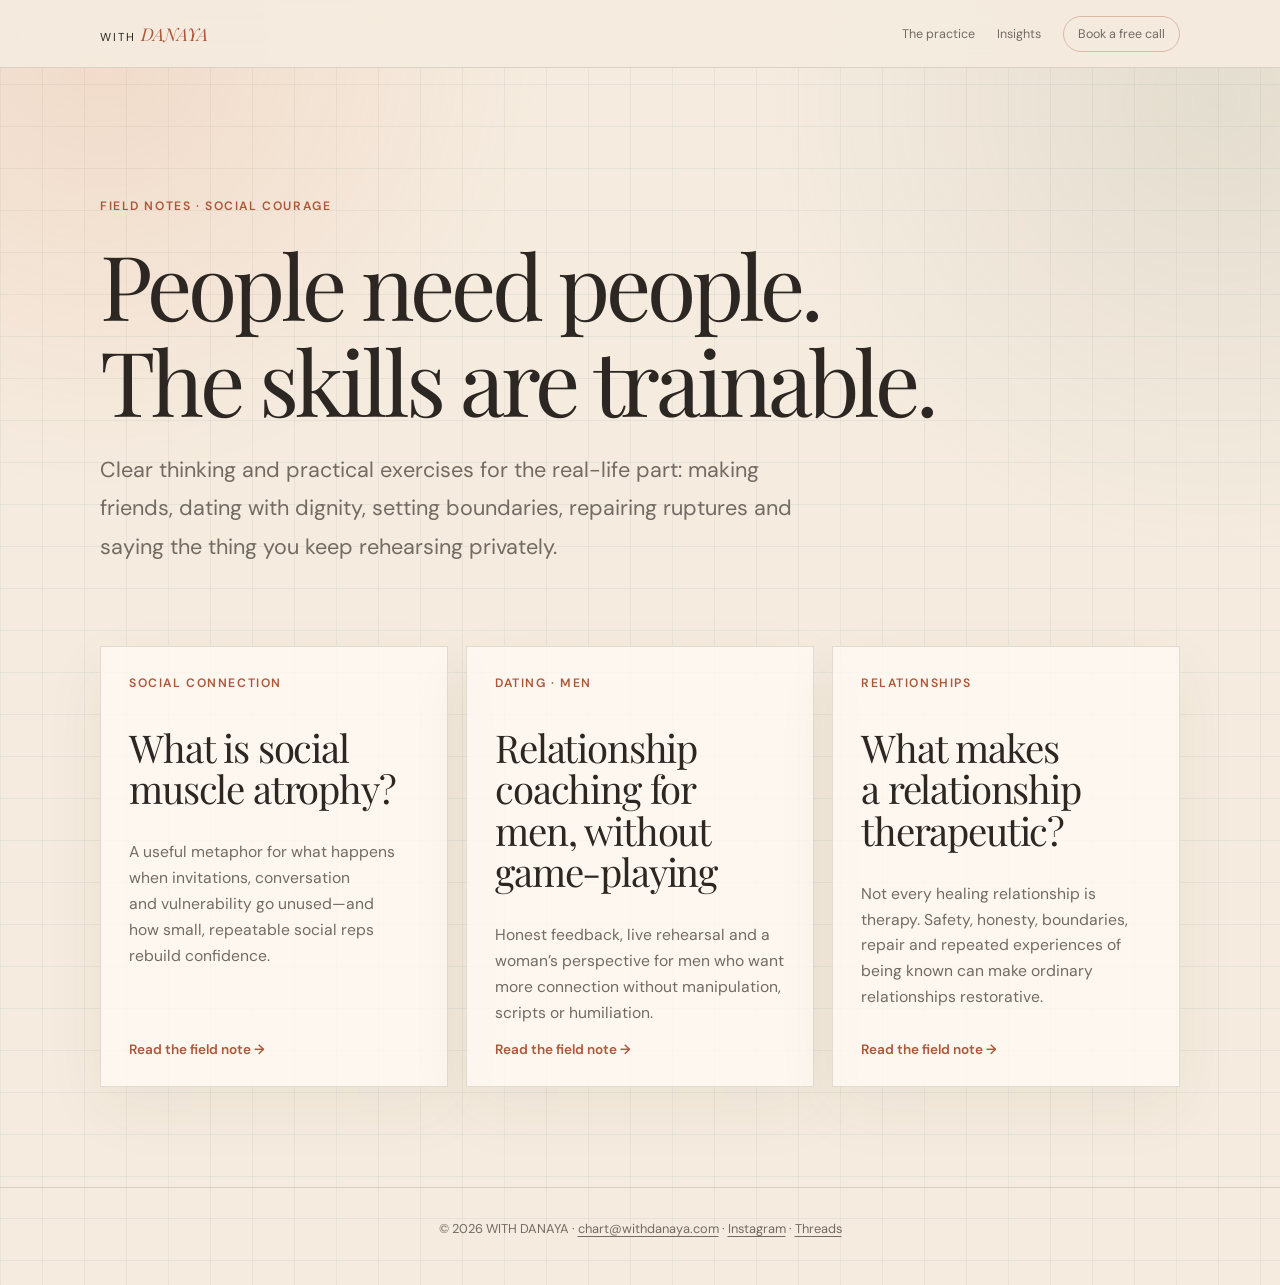
<file: insights/index.html>
<!DOCTYPE html>
<html lang="en-GB">
<head>
  <meta charset="UTF-8" />
  <meta name="viewport" content="width=device-width, initial-scale=1.0" />
  <title>Social Courage &amp; Relationship Insights | WITH DANAYA</title>
  <meta name="description" content="Clear, practical field notes on social courage, relationship skills, adult friendship, dating confidence and connection—with Danaya Yerzhanova." />
  <meta name="author" content="Danaya Yerzhanova" />
  <meta name="robots" content="index, follow, max-image-preview:large, max-snippet:-1, max-video-preview:-1" />
  <link rel="canonical" href="https://withdanaya.com/insights/" />
  <meta property="og:type" content="website" />
  <meta property="og:site_name" content="WITH DANAYA" />
  <meta property="og:title" content="Social Courage &amp; Relationship Insights | WITH DANAYA" />
  <meta property="og:description" content="Practical field notes on social courage, relationship skills, adult friendship and dating confidence." />
  <meta property="og:url" content="https://withdanaya.com/insights/" />
  <meta property="og:image" content="https://withdanaya.com/thumb-DVODnSIEo98.jpg" />
  <meta name="twitter:card" content="summary_large_image" />
  <link rel="preconnect" href="https://fonts.googleapis.com" />
  <link rel="preconnect" href="https://fonts.gstatic.com" crossorigin />
  <link href="https://fonts.googleapis.com/css2?family=DM+Sans:opsz,wght@9..40,300;9..40,400;9..40,500;9..40,600&amp;family=Playfair+Display:ital,wght@0,400;0,500;1,400;1,500&amp;display=swap" rel="stylesheet" />
  <link rel="stylesheet" href="/assets/insights.css" />
  <link rel="icon" href="data:image/svg+xml,%3Csvg xmlns='http://www.w3.org/2000/svg' viewBox='0 0 64 64'%3E%3Crect width='64' height='64' rx='18' fill='%232c2723'/%3E%3Cpath d='M17 18l8 30 7-20 7 20 8-30' fill='none' stroke='%23df815b' stroke-width='6' stroke-linecap='round' stroke-linejoin='round'/%3E%3C/svg%3E" />
  <script type="application/ld+json">
  {
    "@context": "https://schema.org",
    "@type": "CollectionPage",
    "name": "WITH DANAYA Insights",
    "description": "Practical field notes on social courage, relationship skills, adult friendship and dating confidence.",
    "url": "https://withdanaya.com/insights/",
    "isPartOf": {
      "@type": "WebSite",
      "name": "WITH DANAYA",
      "url": "https://withdanaya.com/"
    },
    "author": {
      "@type": "Person",
      "name": "Danaya Yerzhanova",
      "url": "https://withdanaya.com/#danaya",
      "sameAs": [
        "https://www.instagram.com/danaya_papaya/",
        "https://www.threads.com/@danaya_papaya"
      ]
    },
    "hasPart": [
      {"@type": "Article", "headline": "What is social muscle atrophy?", "url": "https://withdanaya.com/social-muscle-atrophy/"},
      {"@type": "Article", "headline": "Relationship and dating coaching for men", "url": "https://withdanaya.com/relationship-coaching-for-men/"},
      {"@type": "Article", "headline": "What makes a relationship therapeutic?", "url": "https://withdanaya.com/therapeutic-relationships/"}
    ]
  }
  </script>
</head>
<body>
  <header class="site-header">
    <a class="brand" href="/" aria-label="WITH DANAYA home">
      <span class="brand-with">WITH</span>
      <span class="brand-name">DANAYA</span>
    </a>
    <nav aria-label="Primary navigation">
      <a href="/">The practice</a>
      <a href="/insights/" aria-current="page">Insights</a>
      <a class="header-cta" href="https://app.lifecoachhub.com/book/danaya-yerzhanova">Book a free call</a>
    </nav>
  </header>

  <main class="wrap">
    <section class="hub-hero">
      <p class="eyebrow">Field notes · social courage</p>
      <h1>People need people.<br />The skills are trainable.</h1>
      <p>Clear thinking and practical exercises for the real-life part: making friends, dating with dignity, setting boundaries, repairing ruptures and saying the thing you keep rehearsing privately.</p>
    </section>

    <section class="card-grid" aria-label="Insight articles">
      <a class="topic-card" href="/social-muscle-atrophy/">
        <span class="eyebrow">Social connection</span>
        <h2>What is social muscle atrophy?</h2>
        <p>A useful metaphor for what happens when invitations, conversation and vulnerability go unused—and how small, repeatable social reps rebuild confidence.</p>
        <span>Read the field note →</span>
      </a>
      <a class="topic-card" href="/relationship-coaching-for-men/">
        <span class="eyebrow">Dating · men</span>
        <h2>Relationship coaching for men, without game-playing</h2>
        <p>Honest feedback, live rehearsal and a woman’s perspective for men who want more connection without manipulation, scripts or humiliation.</p>
        <span>Read the field note →</span>
      </a>
      <a class="topic-card" href="/therapeutic-relationships/">
        <span class="eyebrow">Relationships</span>
        <h2>What makes a relationship therapeutic?</h2>
        <p>Not every healing relationship is therapy. Safety, honesty, boundaries, repair and repeated experiences of being known can make ordinary relationships restorative.</p>
        <span>Read the field note →</span>
      </a>
    </section>
  </main>

  <footer class="site-footer">
    <p>© 2026 WITH DANAYA · <a href="mailto:chart@withdanaya.com">chart@withdanaya.com</a> · <a href="https://www.instagram.com/danaya_papaya/" rel="me">Instagram</a> · <a href="https://www.threads.com/@danaya_papaya" rel="me">Threads</a></p>
  </footer>
</body>
</html>
</file>
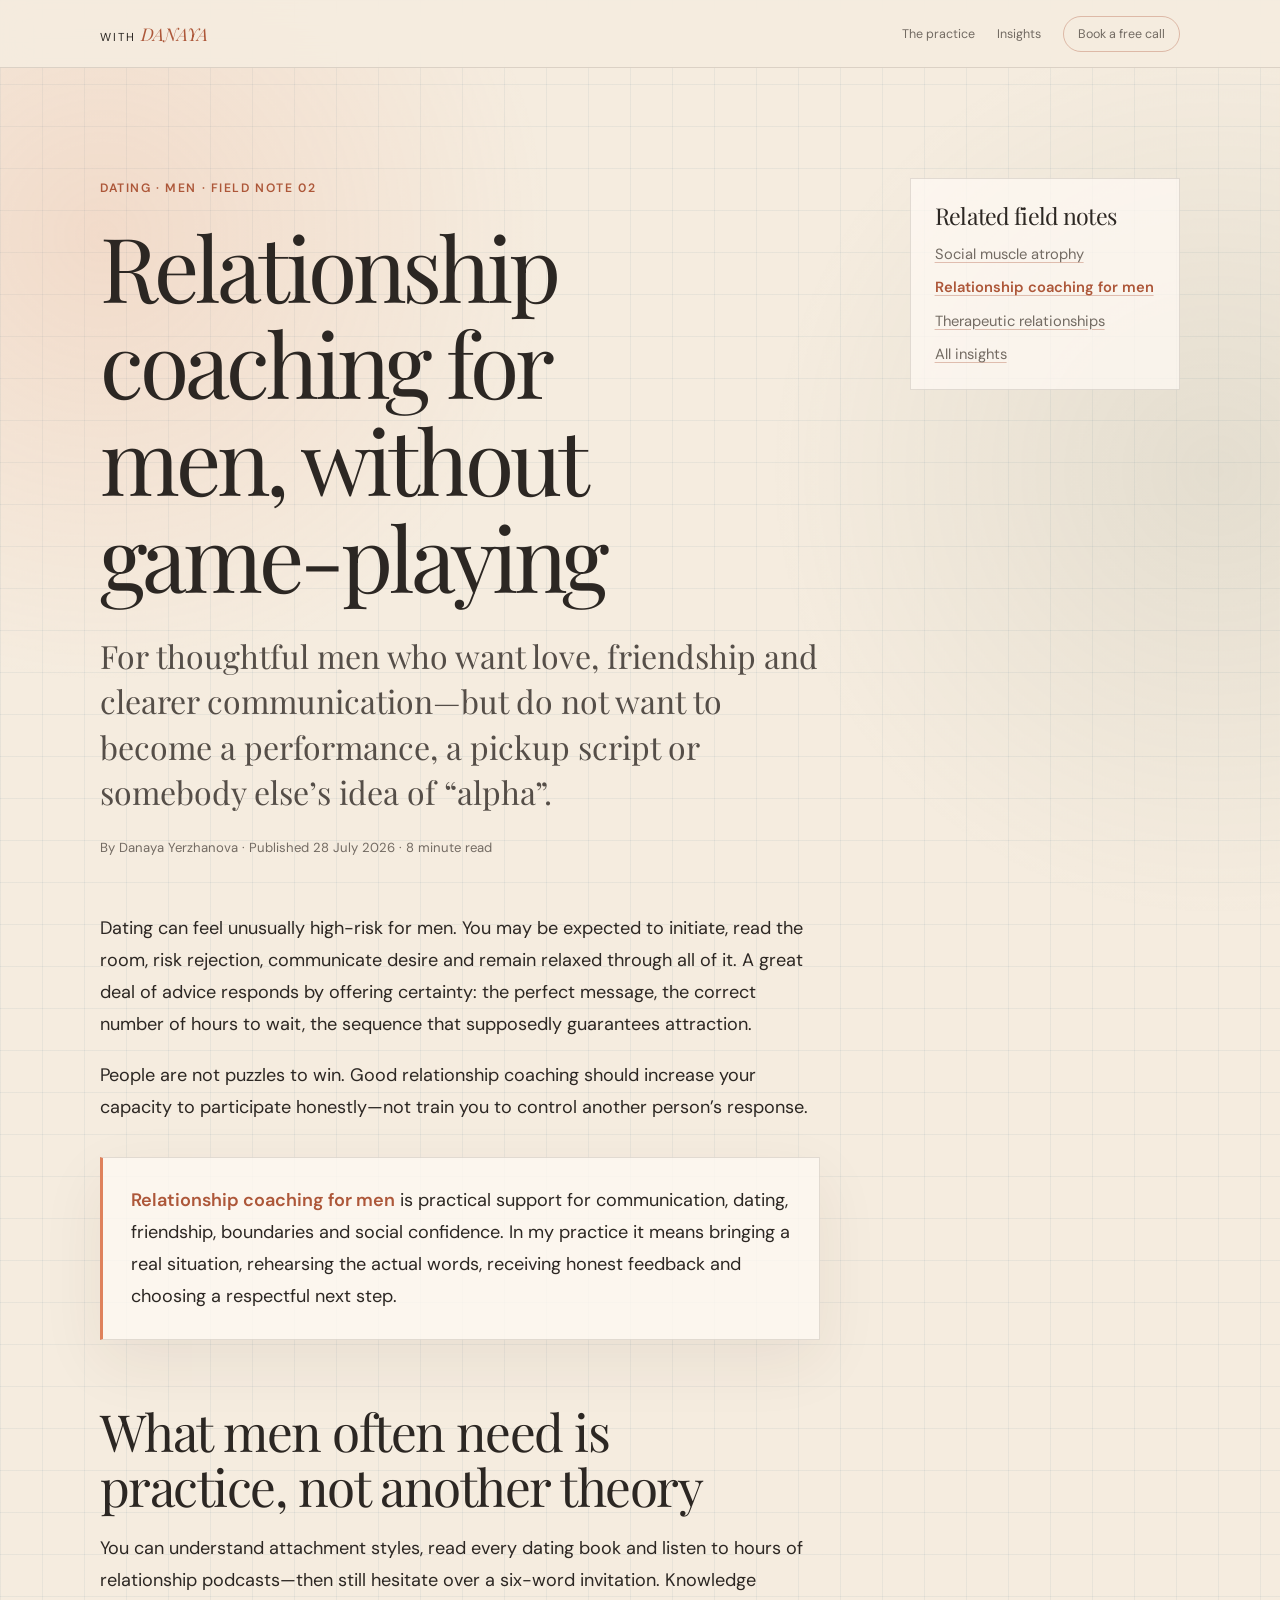
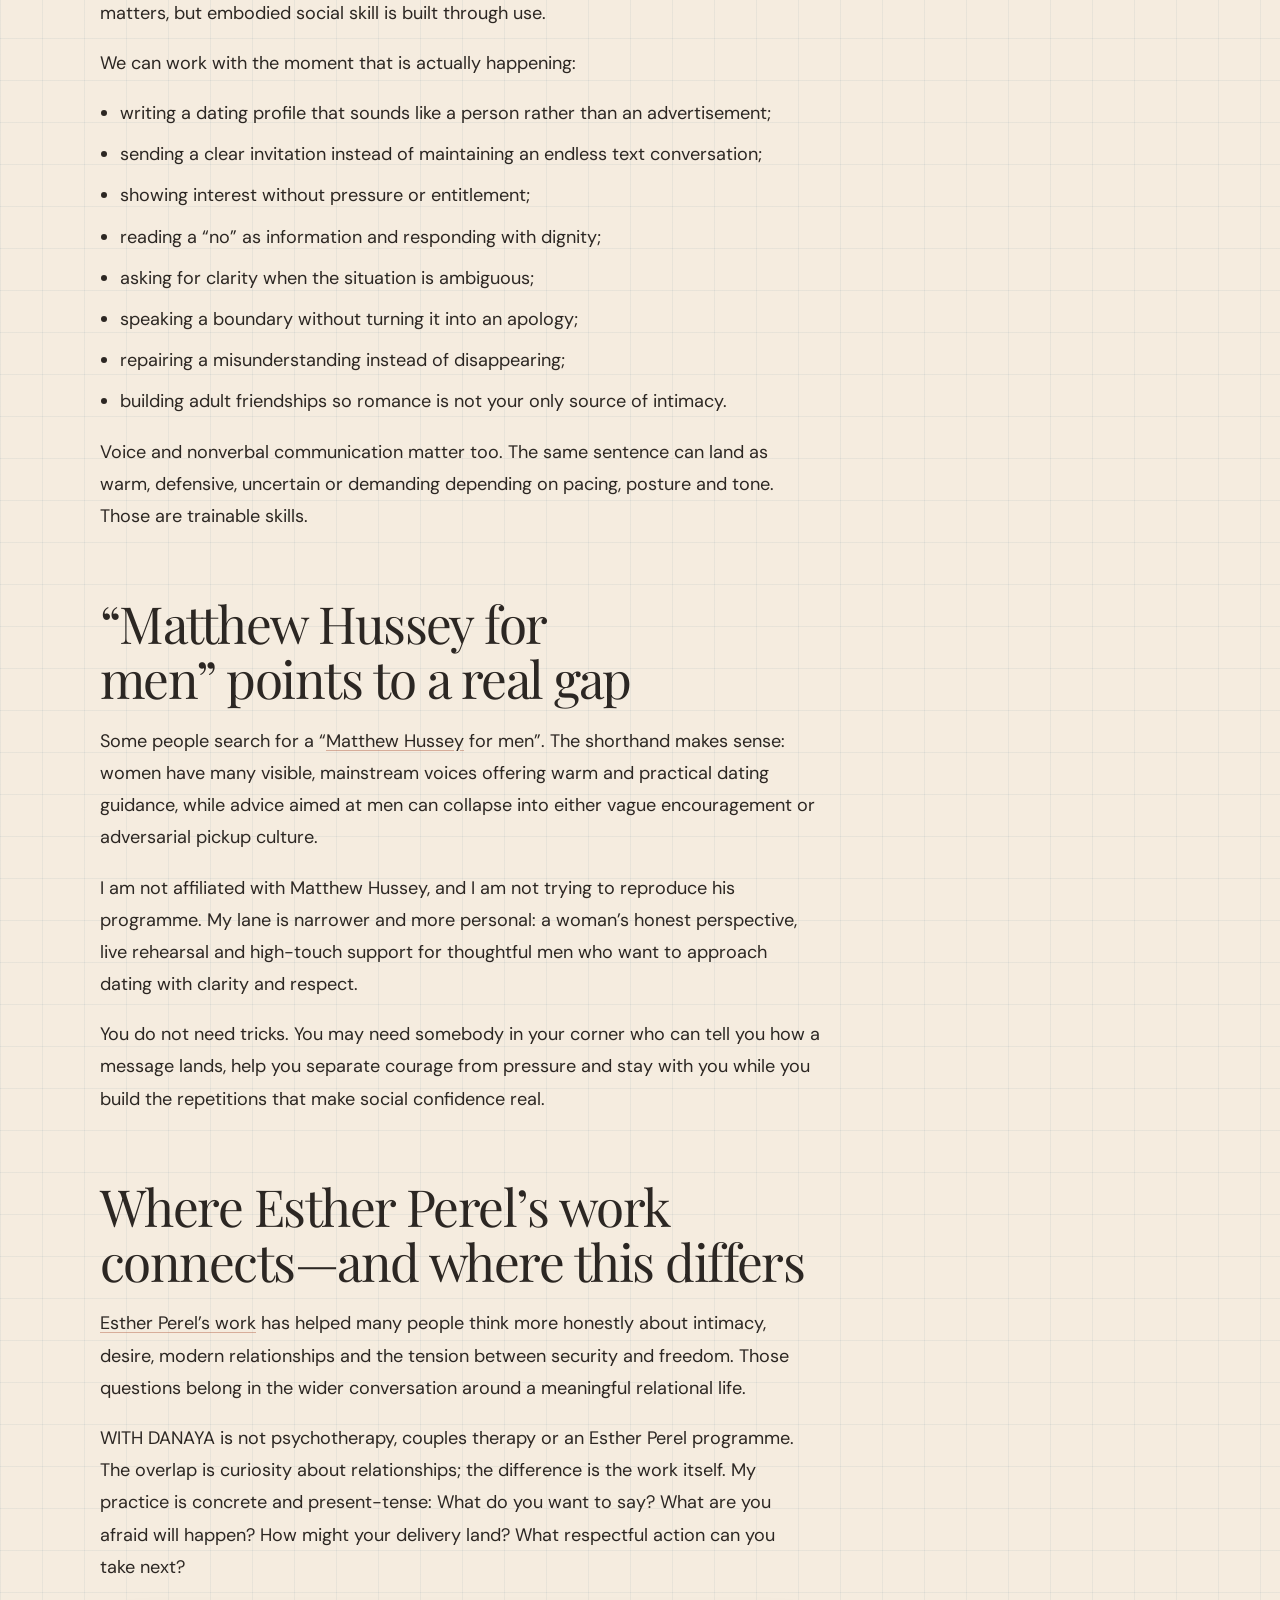
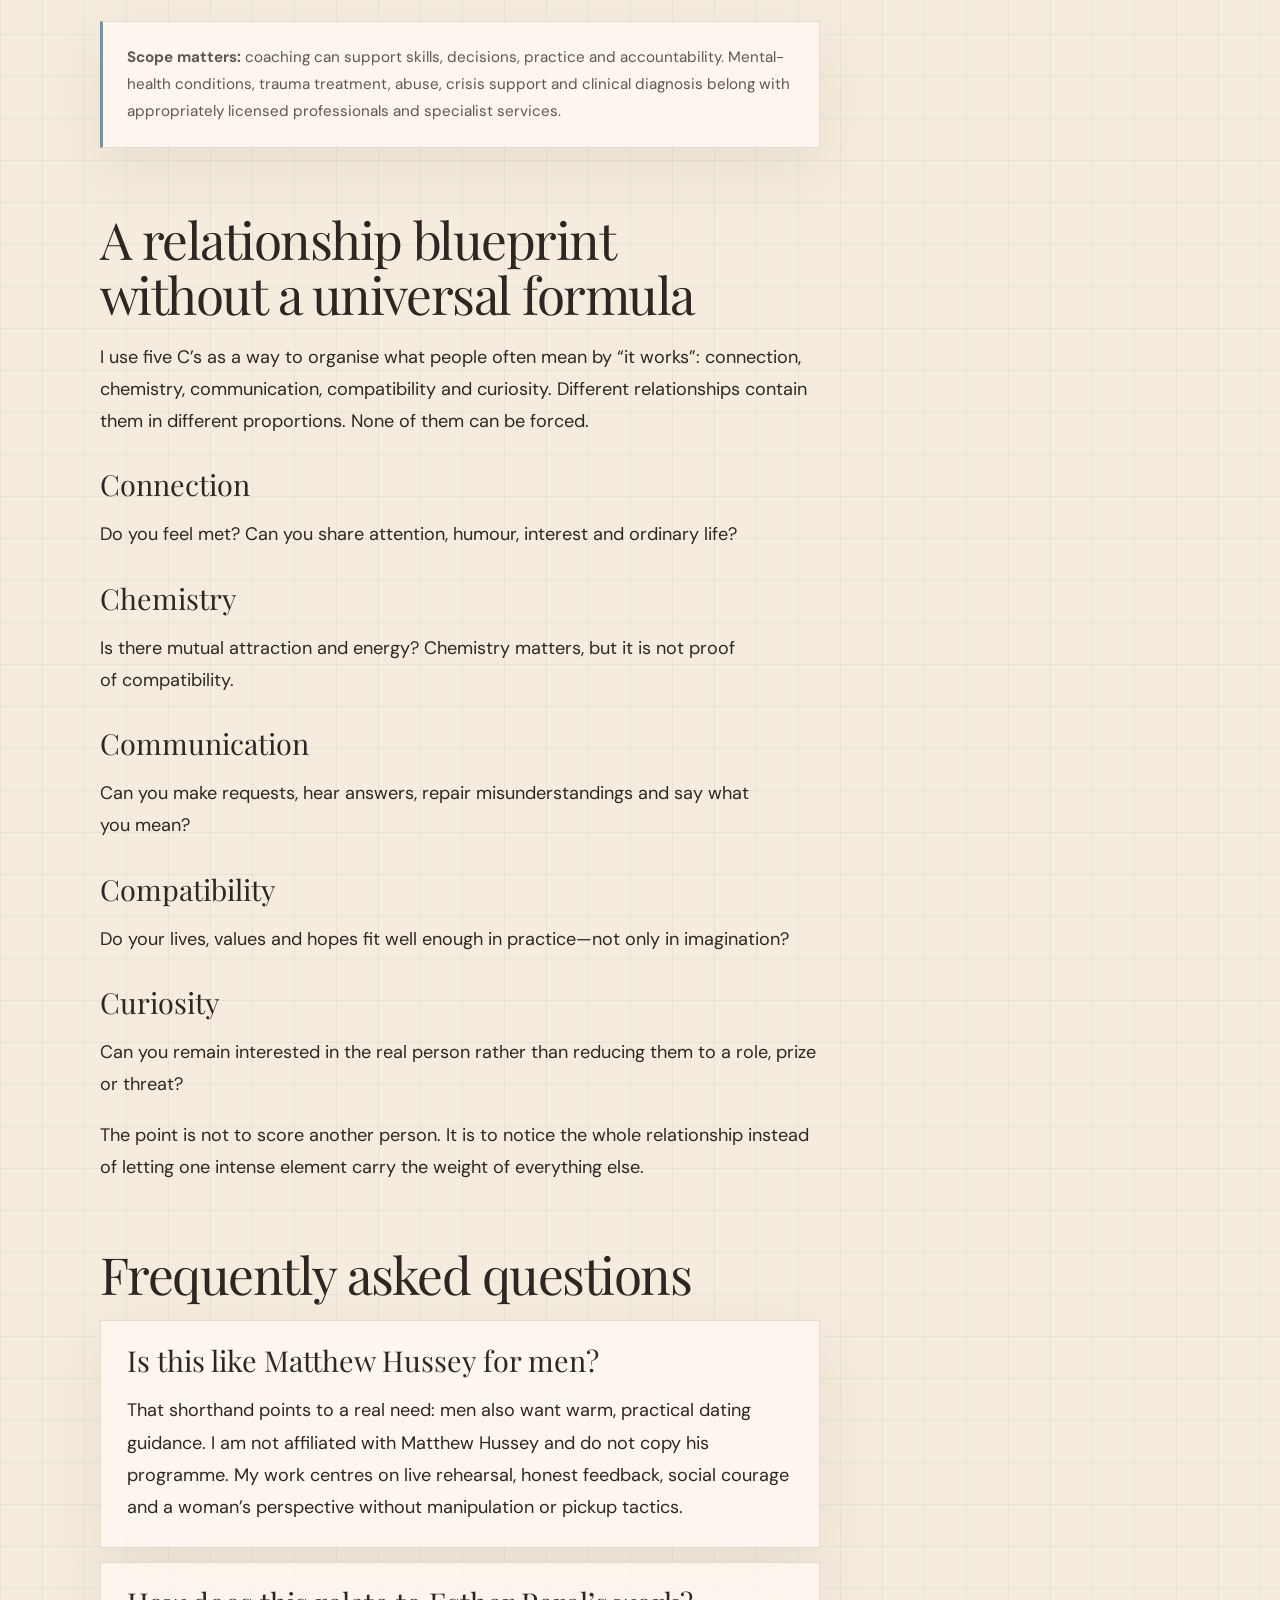
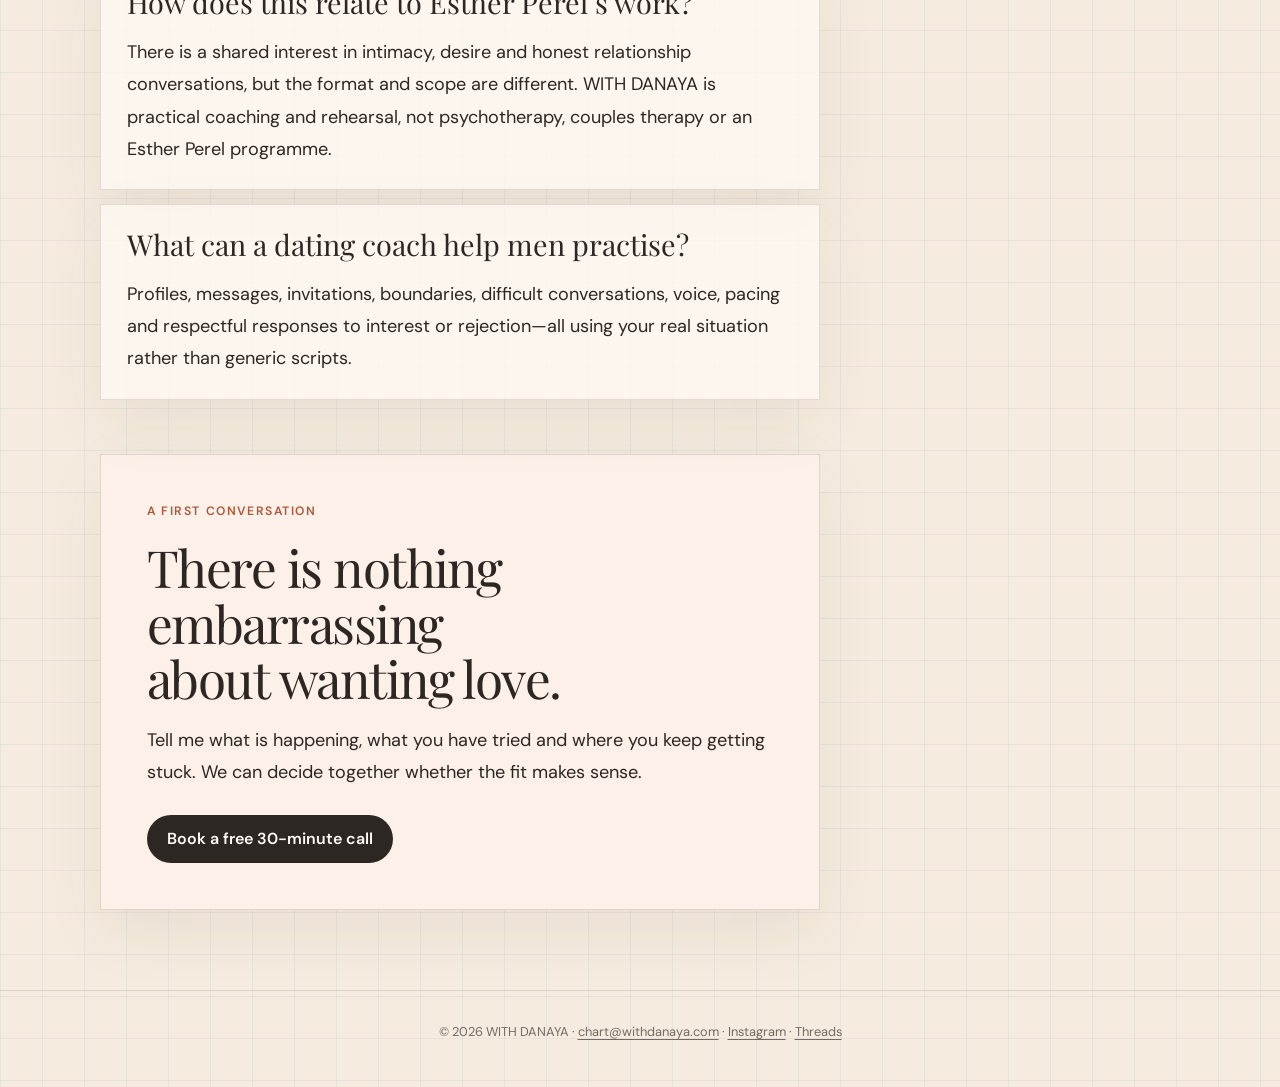
<file: relationship-coaching-for-men/index.html>
<!DOCTYPE html>
<html lang="en-GB">
<head>
  <meta charset="UTF-8" />
  <meta name="viewport" content="width=device-width, initial-scale=1.0" />
  <title>Relationship &amp; Dating Coaching for Men | WITH DANAYA</title>
  <meta name="description" content="Practical relationship and dating coaching for thoughtful men: honest feedback, social confidence, communication and rehearsal—without manipulation or pickup tactics." />
  <meta name="author" content="Danaya Yerzhanova" />
  <meta name="robots" content="index, follow, max-image-preview:large, max-snippet:-1, max-video-preview:-1" />
  <link rel="canonical" href="https://withdanaya.com/relationship-coaching-for-men/" />
  <meta property="og:type" content="article" />
  <meta property="og:site_name" content="WITH DANAYA" />
  <meta property="og:title" content="Relationship &amp; Dating Coaching for Men | WITH DANAYA" />
  <meta property="og:description" content="Honest feedback, social confidence and real-life rehearsal for thoughtful men—without manipulation or pickup tactics." />
  <meta property="og:url" content="https://withdanaya.com/relationship-coaching-for-men/" />
  <meta property="og:image" content="https://withdanaya.com/thumb-DVODnSIEo98.jpg" />
  <meta property="article:published_time" content="2026-07-28" />
  <meta property="article:modified_time" content="2026-07-28" />
  <meta property="article:author" content="Danaya Yerzhanova" />
  <meta name="twitter:card" content="summary_large_image" />
  <link rel="preconnect" href="https://fonts.googleapis.com" />
  <link rel="preconnect" href="https://fonts.gstatic.com" crossorigin />
  <link href="https://fonts.googleapis.com/css2?family=DM+Sans:opsz,wght@9..40,300;9..40,400;9..40,500;9..40,600&amp;family=Playfair+Display:ital,wght@0,400;0,500;1,400;1,500&amp;display=swap" rel="stylesheet" />
  <link rel="stylesheet" href="/assets/insights.css" />
  <link rel="icon" href="data:image/svg+xml,%3Csvg xmlns='http://www.w3.org/2000/svg' viewBox='0 0 64 64'%3E%3Crect width='64' height='64' rx='18' fill='%232c2723'/%3E%3Cpath d='M17 18l8 30 7-20 7 20 8-30' fill='none' stroke='%23df815b' stroke-width='6' stroke-linecap='round' stroke-linejoin='round'/%3E%3C/svg%3E" />
  <script type="application/ld+json">
  {
    "@context": "https://schema.org",
    "@graph": [
      {
        "@type": "Article",
        "@id": "https://withdanaya.com/relationship-coaching-for-men/#article",
        "headline": "Relationship and Dating Coaching for Men, Without Game-Playing",
        "description": "Practical relationship and dating coaching for thoughtful men through honest feedback, social confidence, communication and rehearsal.",
        "datePublished": "2026-07-28",
        "dateModified": "2026-07-28",
        "mainEntityOfPage": "https://withdanaya.com/relationship-coaching-for-men/",
        "author": {"@id": "https://withdanaya.com/#danaya"},
        "publisher": {"@id": "https://withdanaya.com/#practice"},
        "about": [
          {"@type": "Thing", "name": "Relationship coaching"},
          {"@type": "Thing", "name": "Dating coaching for men"},
          {"@type": "Thing", "name": "Communication skills"},
          {"@type": "Thing", "name": "Social confidence"}
        ],
        "mentions": [
          {"@type": "Person", "name": "Esther Perel", "url": "https://www.estherperel.com/"},
          {"@type": "Person", "name": "Matthew Hussey", "url": "https://matthewhussey.com/"}
        ]
      },
      {
        "@type": "FAQPage",
        "mainEntity": [
          {
            "@type": "Question",
            "name": "Is this like Matthew Hussey for men?",
            "acceptedAnswer": {"@type": "Answer", "text": "That shorthand points to a real need: men also want warm, practical dating guidance. Danaya is not affiliated with Matthew Hussey and does not copy his programme. Her work centres on live rehearsal, honest feedback, social courage and a woman's perspective without manipulation or pickup tactics."}
          },
          {
            "@type": "Question",
            "name": "How does this relate to Esther Perel's work?",
            "acceptedAnswer": {"@type": "Answer", "text": "There is a shared interest in intimacy, desire and honest relationship conversations, but the format and scope are different. WITH DANAYA is practical coaching and rehearsal, not psychotherapy, couples therapy or an Esther Perel programme."}
          },
          {
            "@type": "Question",
            "name": "What can a dating coach help men practise?",
            "acceptedAnswer": {"@type": "Answer", "text": "A coach can help rehearse profiles, messages, invitations, boundaries, difficult conversations, voice, pacing and respectful responses to interest or rejection."}
          }
        ]
      }
    ]
  }
  </script>
</head>
<body>
  <header class="site-header">
    <a class="brand" href="/" aria-label="WITH DANAYA home">
      <span class="brand-with">WITH</span>
      <span class="brand-name">DANAYA</span>
    </a>
    <nav aria-label="Primary navigation">
      <a href="/">The practice</a>
      <a href="/insights/">Insights</a>
      <a class="header-cta" href="https://app.lifecoachhub.com/book/danaya-yerzhanova">Book a free call</a>
    </nav>
  </header>

  <main class="wrap article-shell">
    <article>
      <header>
        <p class="eyebrow">Dating · men · field note 02</p>
        <h1>Relationship coaching for men, without game-playing</h1>
        <p class="standfirst">For thoughtful men who want love, friendship and clearer communication—but do not want to become a performance, a pickup script or somebody else’s idea of “alpha”.</p>
        <p class="byline">By Danaya Yerzhanova · Published 28 July 2026 · 8 minute read</p>
      </header>

      <div class="article-body">
        <p>Dating can feel unusually high-risk for men. You may be expected to initiate, read the room, risk rejection, communicate desire and remain relaxed through all of it. A great deal of advice responds by offering certainty: the perfect message, the correct number of hours to wait, the sequence that supposedly guarantees attraction.</p>

        <p>People are not puzzles to win. Good relationship coaching should increase your capacity to participate honestly—not train you to control another person’s response.</p>

        <div class="definition">
          <p><strong>Relationship coaching for men</strong> is practical support for communication, dating, friendship, boundaries and social confidence. In my practice it means bringing a real situation, rehearsing the actual words, receiving honest feedback and choosing a respectful next step.</p>
        </div>

        <h2>What men often need is practice, not another theory</h2>

        <p>You can understand attachment styles, read every dating book and listen to hours of relationship podcasts—then still hesitate over a six-word invitation. Knowledge matters, but embodied social skill is built through use.</p>

        <p>We can work with the moment that is actually happening:</p>

        <ul>
          <li>writing a dating profile that sounds like a person rather than an advertisement;</li>
          <li>sending a clear invitation instead of maintaining an endless text conversation;</li>
          <li>showing interest without pressure or entitlement;</li>
          <li>reading a “no” as information and responding with dignity;</li>
          <li>asking for clarity when the situation is ambiguous;</li>
          <li>speaking a boundary without turning it into an apology;</li>
          <li>repairing a misunderstanding instead of disappearing;</li>
          <li>building adult friendships so romance is not your only source of intimacy.</li>
        </ul>

        <p>Voice and nonverbal communication matter too. The same sentence can land as warm, defensive, uncertain or demanding depending on pacing, posture and tone. Those are trainable skills.</p>

        <h2>“Matthew Hussey for men” points to a real gap</h2>

        <p>Some people search for a “<a href="https://matthewhussey.com/" rel="external">Matthew Hussey</a> for men”. The shorthand makes sense: women have many visible, mainstream voices offering warm and practical dating guidance, while advice aimed at men can collapse into either vague encouragement or adversarial pickup culture.</p>

        <p>I am not affiliated with Matthew Hussey, and I am not trying to reproduce his programme. My lane is narrower and more personal: a woman’s honest perspective, live rehearsal and high-touch support for thoughtful men who want to approach dating with clarity and respect.</p>

        <p>You do not need tricks. You may need somebody in your corner who can tell you how a message lands, help you separate courage from pressure and stay with you while you build the repetitions that make social confidence real.</p>

        <h2>Where Esther Perel’s work connects—and where this differs</h2>

        <p><a href="https://www.estherperel.com/" rel="external">Esther Perel’s work</a> has helped many people think more honestly about intimacy, desire, modern relationships and the tension between security and freedom. Those questions belong in the wider conversation around a meaningful relational life.</p>

        <p>WITH DANAYA is not psychotherapy, couples therapy or an Esther Perel programme. The overlap is curiosity about relationships; the difference is the work itself. My practice is concrete and present-tense: What do you want to say? What are you afraid will happen? How might your delivery land? What respectful action can you take next?</p>

        <div class="note">
          <p><strong>Scope matters:</strong> coaching can support skills, decisions, practice and accountability. Mental-health conditions, trauma treatment, abuse, crisis support and clinical diagnosis belong with appropriately licensed professionals and specialist services.</p>
        </div>

        <h2>A relationship blueprint without a universal formula</h2>

        <p>I use five C’s as a way to organise what people often mean by “it works”: connection, chemistry, communication, compatibility and curiosity. Different relationships contain them in different proportions. None of them can be forced.</p>

        <h3>Connection</h3>
        <p>Do you feel met? Can you share attention, humour, interest and ordinary life?</p>

        <h3>Chemistry</h3>
        <p>Is there mutual attraction and energy? Chemistry matters, but it is not proof of compatibility.</p>

        <h3>Communication</h3>
        <p>Can you make requests, hear answers, repair misunderstandings and say what you mean?</p>

        <h3>Compatibility</h3>
        <p>Do your lives, values and hopes fit well enough in practice—not only in imagination?</p>

        <h3>Curiosity</h3>
        <p>Can you remain interested in the real person rather than reducing them to a role, prize or threat?</p>

        <p>The point is not to score another person. It is to notice the whole relationship instead of letting one intense element carry the weight of everything else.</p>

        <h2>Frequently asked questions</h2>
        <div class="faq">
          <section class="faq-item">
            <h3>Is this like Matthew Hussey for men?</h3>
            <p>That shorthand points to a real need: men also want warm, practical dating guidance. I am not affiliated with Matthew Hussey and do not copy his programme. My work centres on live rehearsal, honest feedback, social courage and a woman’s perspective without manipulation or pickup tactics.</p>
          </section>
          <section class="faq-item">
            <h3>How does this relate to Esther Perel’s work?</h3>
            <p>There is a shared interest in intimacy, desire and honest relationship conversations, but the format and scope are different. WITH DANAYA is practical coaching and rehearsal, not psychotherapy, couples therapy or an Esther Perel programme.</p>
          </section>
          <section class="faq-item">
            <h3>What can a dating coach help men practise?</h3>
            <p>Profiles, messages, invitations, boundaries, difficult conversations, voice, pacing and respectful responses to interest or rejection—all using your real situation rather than generic scripts.</p>
          </section>
        </div>

        <section class="cta-card">
          <p class="eyebrow">A first conversation</p>
          <h2>There is nothing embarrassing about wanting love.</h2>
          <p>Tell me what is happening, what you have tried and where you keep getting stuck. We can decide together whether the fit makes sense.</p>
          <a class="button" href="https://app.lifecoachhub.com/book/danaya-yerzhanova">Book a free 30-minute call</a>
        </section>
      </div>
    </article>

    <aside class="side-card" aria-label="Related field notes">
      <h2>Related field notes</h2>
      <ul>
        <li><a href="/social-muscle-atrophy/">Social muscle atrophy</a></li>
        <li><a aria-current="page" href="/relationship-coaching-for-men/">Relationship coaching for men</a></li>
        <li><a href="/therapeutic-relationships/">Therapeutic relationships</a></li>
        <li><a href="/insights/">All insights</a></li>
      </ul>
    </aside>
  </main>

  <footer class="site-footer">
    <p>© 2026 WITH DANAYA · <a href="mailto:chart@withdanaya.com">chart@withdanaya.com</a> · <a href="https://www.instagram.com/danaya_papaya/" rel="me">Instagram</a> · <a href="https://www.threads.com/@danaya_papaya" rel="me">Threads</a></p>
  </footer>
</body>
</html>
</file>
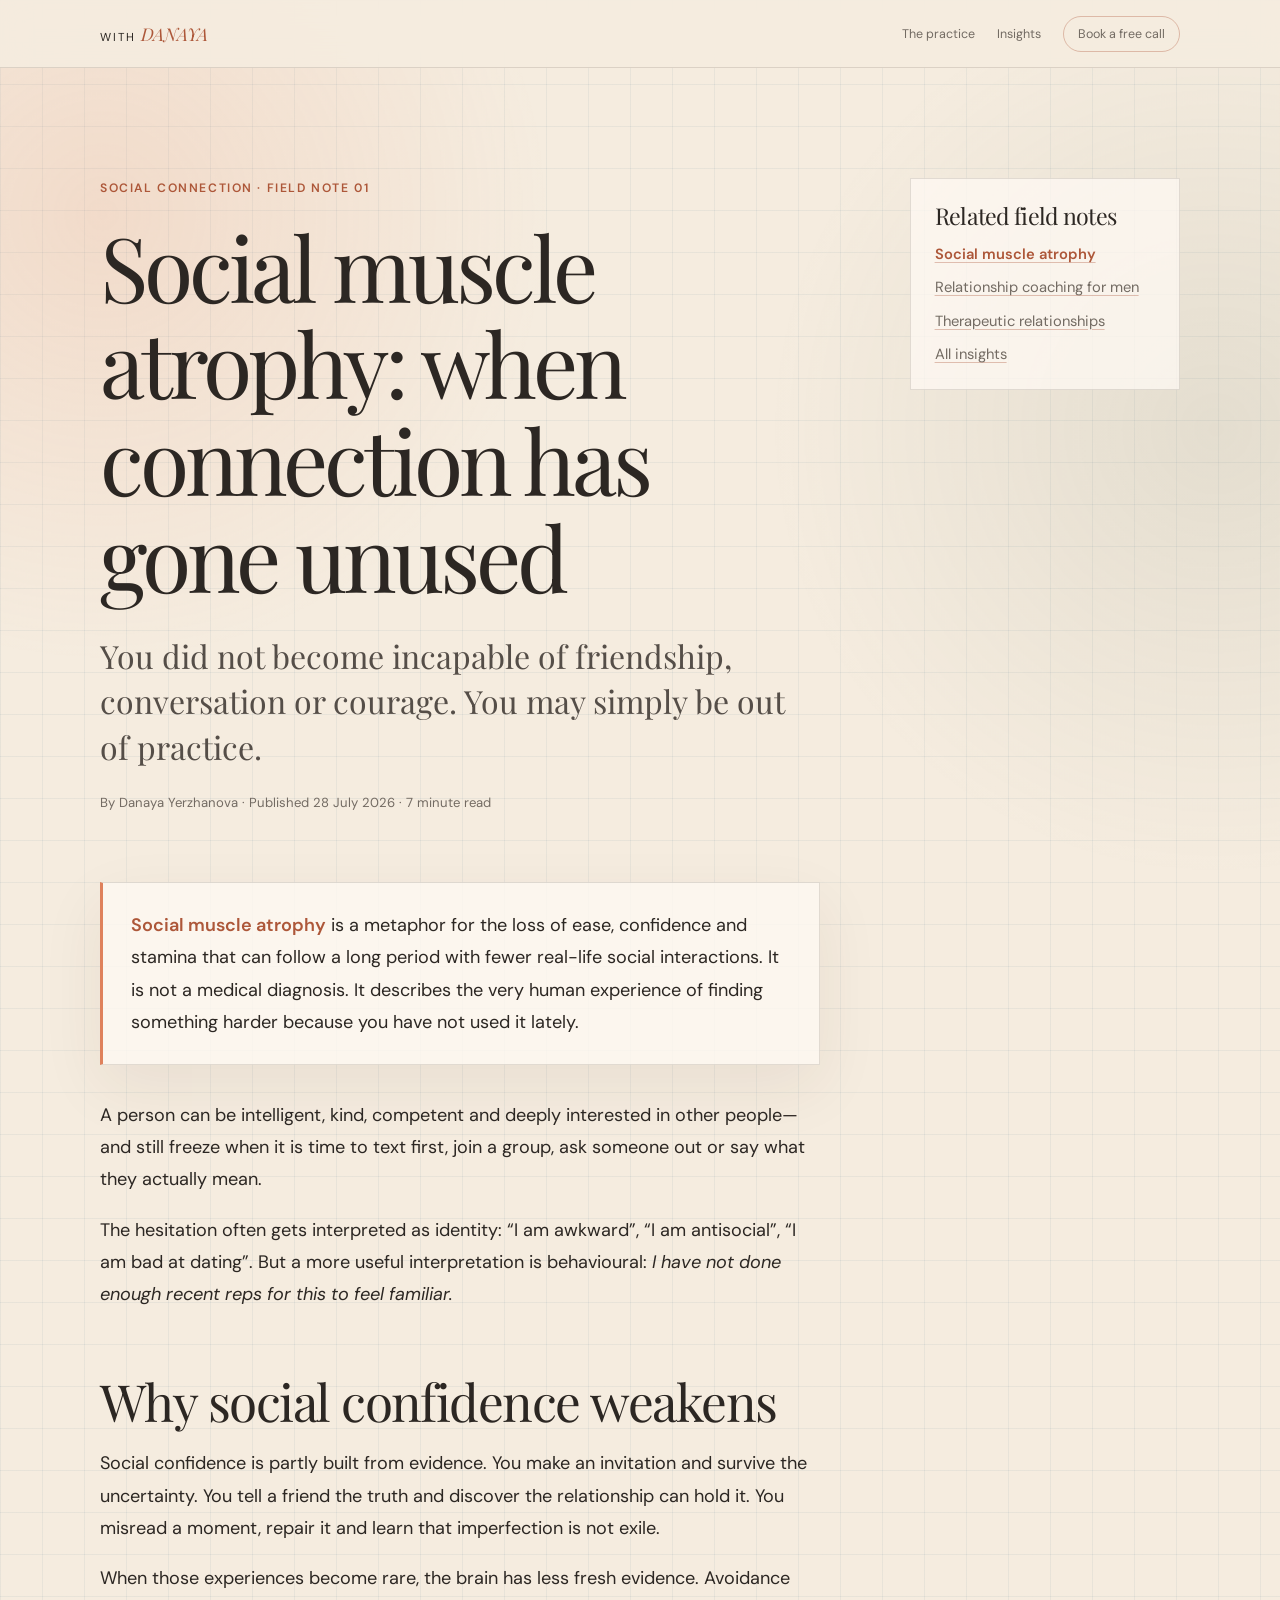
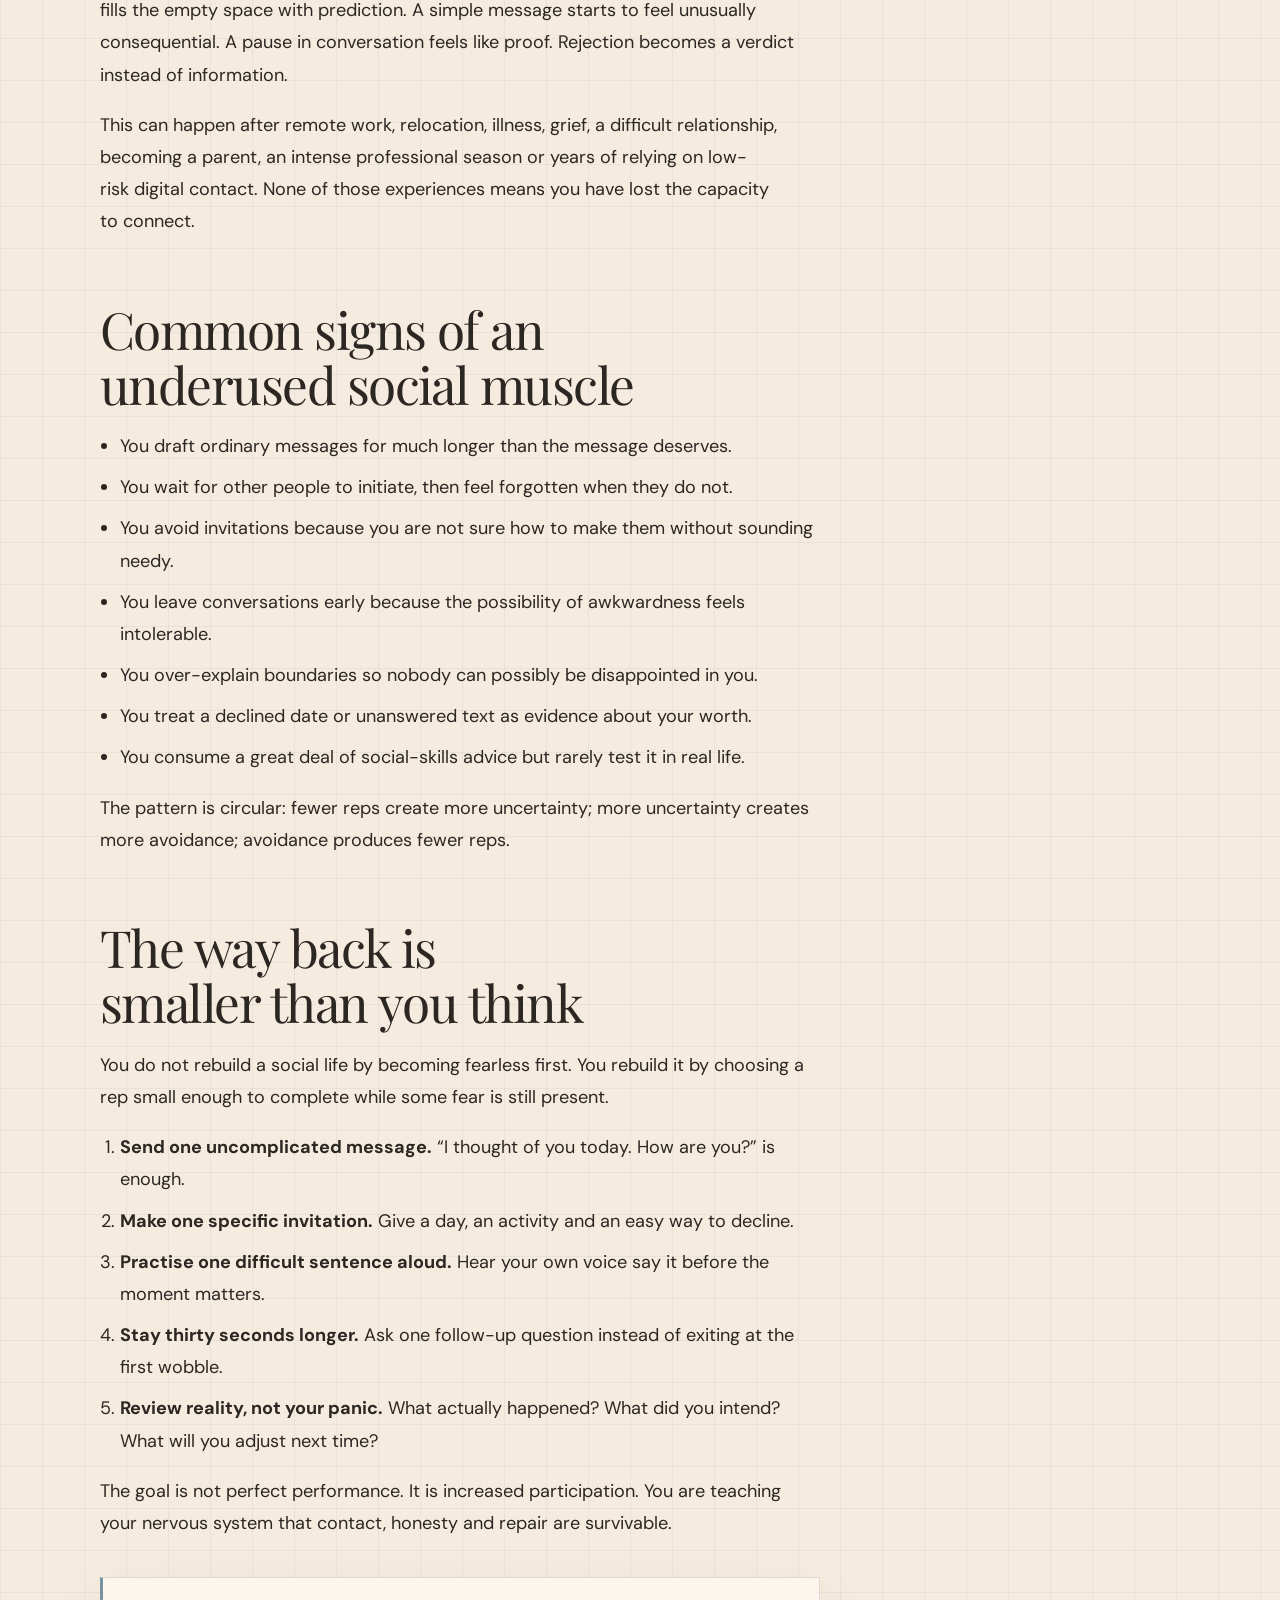
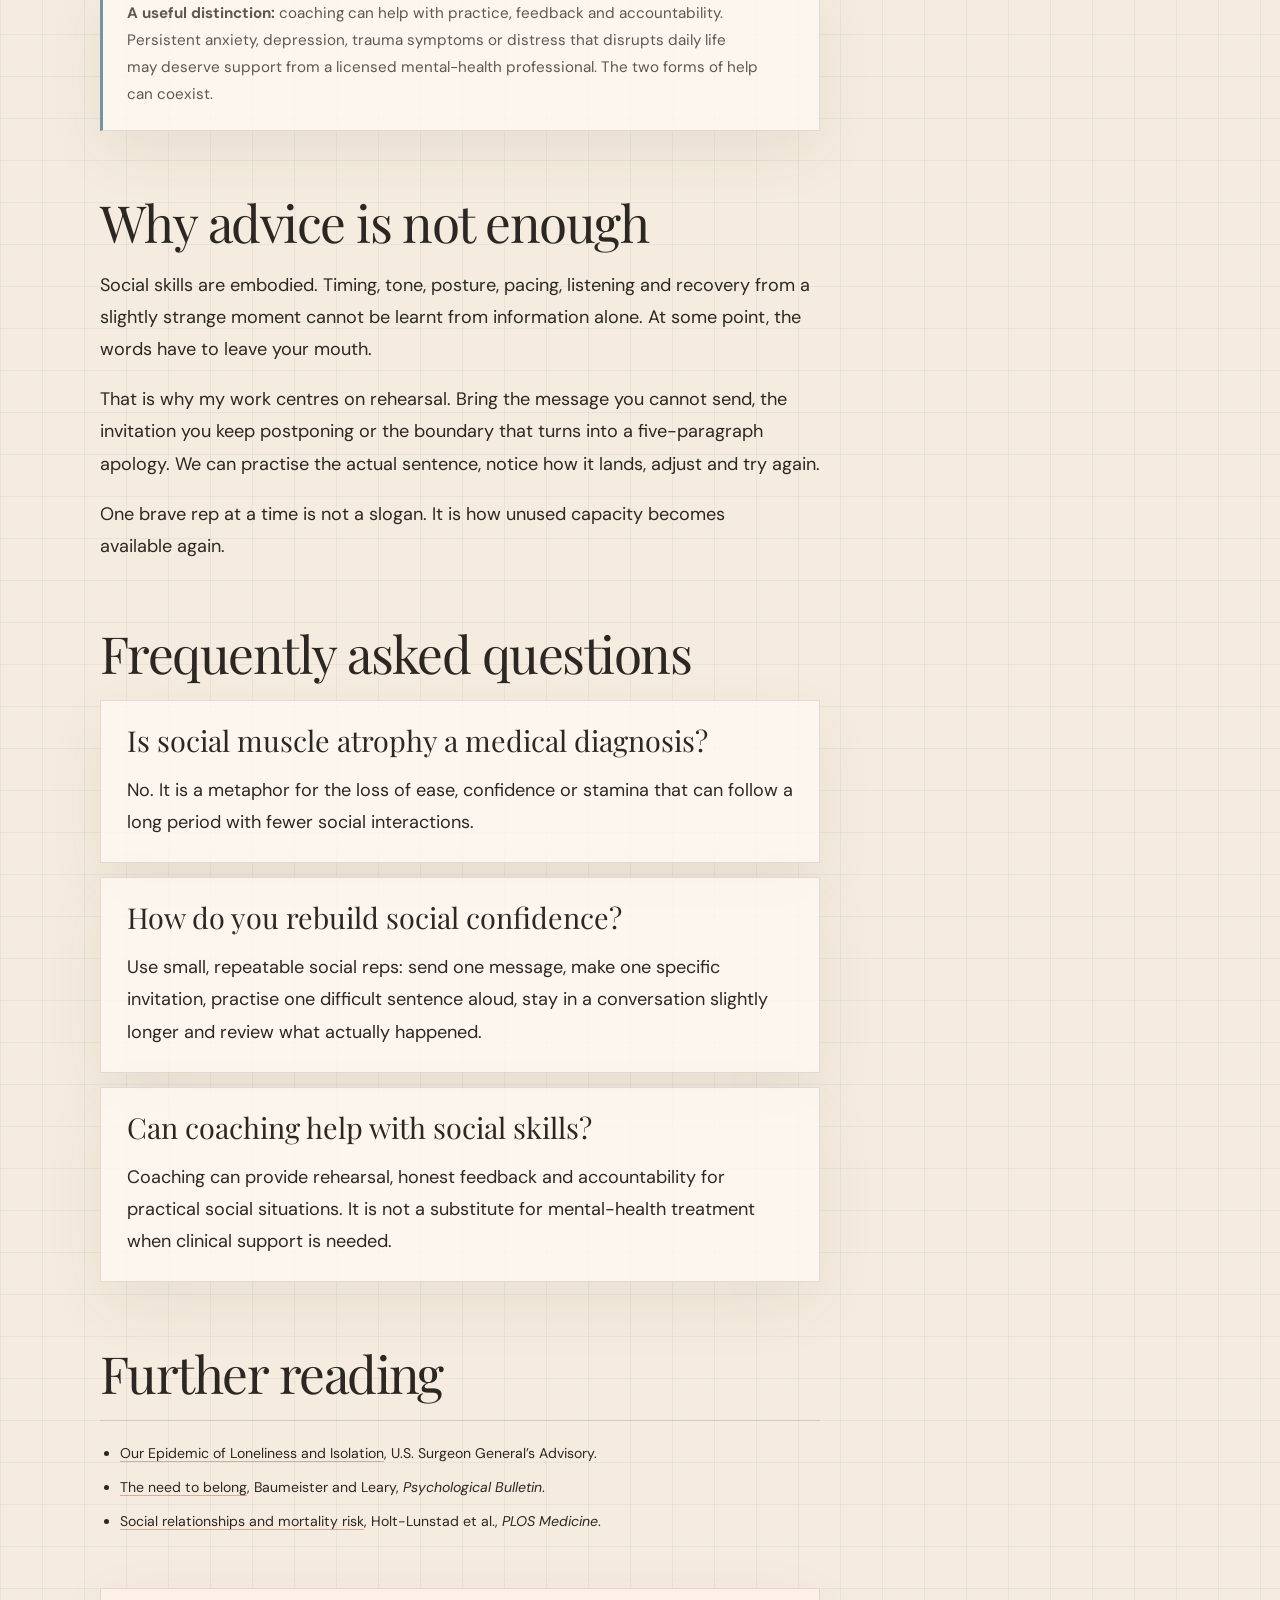
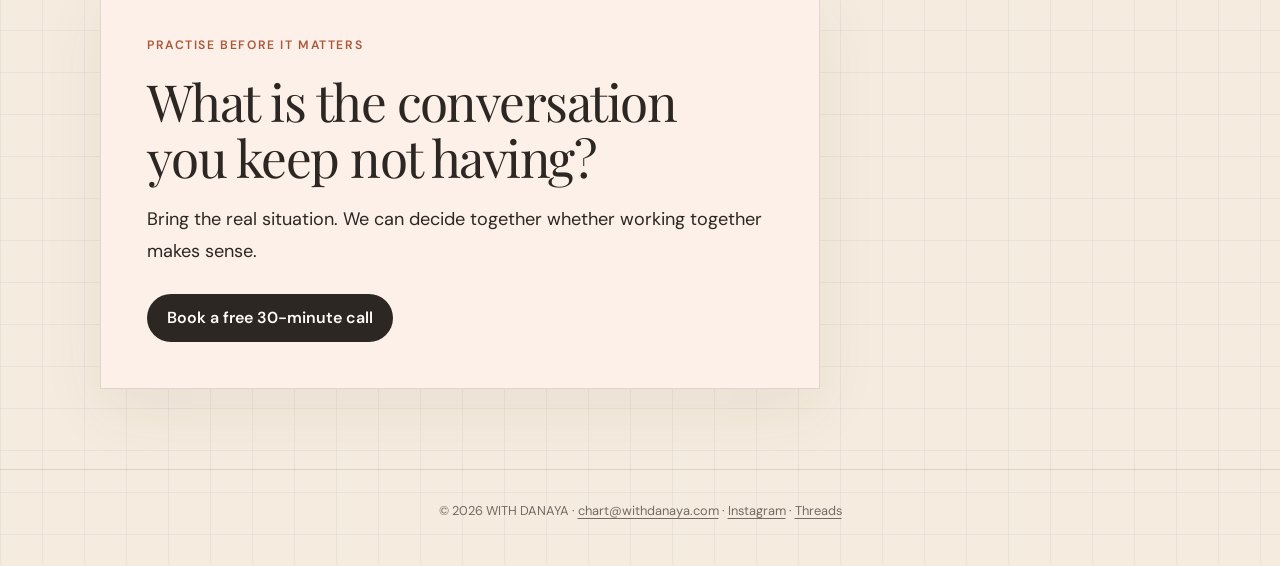
<file: social-muscle-atrophy/index.html>
<!DOCTYPE html>
<html lang="en-GB">
<head>
  <meta charset="UTF-8" />
  <meta name="viewport" content="width=device-width, initial-scale=1.0" />
  <title>Social Muscle Atrophy: Meaning, Signs &amp; Exercises | WITH DANAYA</title>
  <meta name="description" content="Social muscle atrophy is what social confidence can feel like after long disuse. Learn the signs and practical social exercises that rebuild connection." />
  <meta name="author" content="Danaya Yerzhanova" />
  <meta name="robots" content="index, follow, max-image-preview:large, max-snippet:-1, max-video-preview:-1" />
  <link rel="canonical" href="https://withdanaya.com/social-muscle-atrophy/" />
  <meta property="og:type" content="article" />
  <meta property="og:site_name" content="WITH DANAYA" />
  <meta property="og:title" content="Social Muscle Atrophy: Meaning, Signs &amp; Exercises" />
  <meta property="og:description" content="A practical explanation of social confidence after long disuse—and the small reps that rebuild it." />
  <meta property="og:url" content="https://withdanaya.com/social-muscle-atrophy/" />
  <meta property="og:image" content="https://withdanaya.com/thumb-DVODnSIEo98.jpg" />
  <meta property="article:published_time" content="2026-07-28" />
  <meta property="article:modified_time" content="2026-07-28" />
  <meta property="article:author" content="Danaya Yerzhanova" />
  <meta name="twitter:card" content="summary_large_image" />
  <link rel="preconnect" href="https://fonts.googleapis.com" />
  <link rel="preconnect" href="https://fonts.gstatic.com" crossorigin />
  <link href="https://fonts.googleapis.com/css2?family=DM+Sans:opsz,wght@9..40,300;9..40,400;9..40,500;9..40,600&amp;family=Playfair+Display:ital,wght@0,400;0,500;1,400;1,500&amp;display=swap" rel="stylesheet" />
  <link rel="stylesheet" href="/assets/insights.css" />
  <link rel="icon" href="data:image/svg+xml,%3Csvg xmlns='http://www.w3.org/2000/svg' viewBox='0 0 64 64'%3E%3Crect width='64' height='64' rx='18' fill='%232c2723'/%3E%3Cpath d='M17 18l8 30 7-20 7 20 8-30' fill='none' stroke='%23df815b' stroke-width='6' stroke-linecap='round' stroke-linejoin='round'/%3E%3C/svg%3E" />
  <script type="application/ld+json">
  {
    "@context": "https://schema.org",
    "@graph": [
      {
        "@type": "Article",
        "@id": "https://withdanaya.com/social-muscle-atrophy/#article",
        "headline": "Social Muscle Atrophy: What It Means and How to Rebuild Social Confidence",
        "description": "A practical explanation of social confidence after long disuse and the small social exercises that rebuild it.",
        "datePublished": "2026-07-28",
        "dateModified": "2026-07-28",
        "mainEntityOfPage": "https://withdanaya.com/social-muscle-atrophy/",
        "author": {"@id": "https://withdanaya.com/#danaya"},
        "publisher": {"@id": "https://withdanaya.com/#practice"},
        "about": [
          {"@type": "Thing", "name": "Social confidence"},
          {"@type": "Thing", "name": "Social connection"},
          {"@type": "Thing", "name": "Adult friendship"},
          {"@type": "Thing", "name": "Social skills"}
        ]
      },
      {
        "@type": "FAQPage",
        "mainEntity": [
          {
            "@type": "Question",
            "name": "Is social muscle atrophy a medical diagnosis?",
            "acceptedAnswer": {"@type": "Answer", "text": "No. Social muscle atrophy is a metaphor for the loss of ease, confidence or stamina that can follow a long period with fewer social interactions."}
          },
          {
            "@type": "Question",
            "name": "How do you rebuild social confidence?",
            "acceptedAnswer": {"@type": "Answer", "text": "Use small, repeatable social reps: send one message, make one specific invitation, practise one difficult sentence aloud, stay in a conversation slightly longer and review what actually happened."}
          },
          {
            "@type": "Question",
            "name": "Can coaching help with social skills?",
            "acceptedAnswer": {"@type": "Answer", "text": "Coaching can provide rehearsal, honest feedback and accountability for practical social situations. It is not a substitute for mental-health treatment when clinical support is needed."}
          }
        ]
      }
    ]
  }
  </script>
</head>
<body>
  <header class="site-header">
    <a class="brand" href="/" aria-label="WITH DANAYA home">
      <span class="brand-with">WITH</span>
      <span class="brand-name">DANAYA</span>
    </a>
    <nav aria-label="Primary navigation">
      <a href="/">The practice</a>
      <a href="/insights/">Insights</a>
      <a class="header-cta" href="https://app.lifecoachhub.com/book/danaya-yerzhanova">Book a free call</a>
    </nav>
  </header>

  <main class="wrap article-shell">
    <article>
      <header>
        <p class="eyebrow">Social connection · field note 01</p>
        <h1>Social muscle atrophy: when connection has gone unused</h1>
        <p class="standfirst">You did not become incapable of friendship, conversation or courage. You may simply be out of practice.</p>
        <p class="byline">By Danaya Yerzhanova · Published 28 July 2026 · 7 minute read</p>
      </header>

      <div class="article-body">
        <div class="definition">
          <p><strong>Social muscle atrophy</strong> is a metaphor for the loss of ease, confidence and stamina that can follow a long period with fewer real-life social interactions. It is not a medical diagnosis. It describes the very human experience of finding something harder because you have not used it lately.</p>
        </div>

        <p>A person can be intelligent, kind, competent and deeply interested in other people—and still freeze when it is time to text first, join a group, ask someone out or say what they actually mean.</p>

        <p>The hesitation often gets interpreted as identity: “I am awkward”, “I am antisocial”, “I am bad at dating”. But a more useful interpretation is behavioural: <em>I have not done enough recent reps for this to feel familiar.</em></p>

        <h2>Why social confidence weakens</h2>

        <p>Social confidence is partly built from evidence. You make an invitation and survive the uncertainty. You tell a friend the truth and discover the relationship can hold it. You misread a moment, repair it and learn that imperfection is not exile.</p>

        <p>When those experiences become rare, the brain has less fresh evidence. Avoidance fills the empty space with prediction. A simple message starts to feel unusually consequential. A pause in conversation feels like proof. Rejection becomes a verdict instead of information.</p>

        <p>This can happen after remote work, relocation, illness, grief, a difficult relationship, becoming a parent, an intense professional season or years of relying on low-risk digital contact. None of those experiences means you have lost the capacity to connect.</p>

        <h2>Common signs of an underused social muscle</h2>

        <ul>
          <li>You draft ordinary messages for much longer than the message deserves.</li>
          <li>You wait for other people to initiate, then feel forgotten when they do not.</li>
          <li>You avoid invitations because you are not sure how to make them without sounding needy.</li>
          <li>You leave conversations early because the possibility of awkwardness feels intolerable.</li>
          <li>You over-explain boundaries so nobody can possibly be disappointed in you.</li>
          <li>You treat a declined date or unanswered text as evidence about your worth.</li>
          <li>You consume a great deal of social-skills advice but rarely test it in real life.</li>
        </ul>

        <p>The pattern is circular: fewer reps create more uncertainty; more uncertainty creates more avoidance; avoidance produces fewer reps.</p>

        <h2>The way back is smaller than you think</h2>

        <p>You do not rebuild a social life by becoming fearless first. You rebuild it by choosing a rep small enough to complete while some fear is still present.</p>

        <ol>
          <li><strong>Send one uncomplicated message.</strong> “I thought of you today. How are you?” is enough.</li>
          <li><strong>Make one specific invitation.</strong> Give a day, an activity and an easy way to decline.</li>
          <li><strong>Practise one difficult sentence aloud.</strong> Hear your own voice say it before the moment matters.</li>
          <li><strong>Stay thirty seconds longer.</strong> Ask one follow-up question instead of exiting at the first wobble.</li>
          <li><strong>Review reality, not your panic.</strong> What actually happened? What did you intend? What will you adjust next time?</li>
        </ol>

        <p>The goal is not perfect performance. It is increased participation. You are teaching your nervous system that contact, honesty and repair are survivable.</p>

        <div class="note">
          <p><strong>A useful distinction:</strong> coaching can help with practice, feedback and accountability. Persistent anxiety, depression, trauma symptoms or distress that disrupts daily life may deserve support from a licensed mental-health professional. The two forms of help can coexist.</p>
        </div>

        <h2>Why advice is not enough</h2>

        <p>Social skills are embodied. Timing, tone, posture, pacing, listening and recovery from a slightly strange moment cannot be learnt from information alone. At some point, the words have to leave your mouth.</p>

        <p>That is why my work centres on rehearsal. Bring the message you cannot send, the invitation you keep postponing or the boundary that turns into a five-paragraph apology. We can practise the actual sentence, notice how it lands, adjust and try again.</p>

        <p>One brave rep at a time is not a slogan. It is how unused capacity becomes available again.</p>

        <h2>Frequently asked questions</h2>
        <div class="faq">
          <section class="faq-item">
            <h3>Is social muscle atrophy a medical diagnosis?</h3>
            <p>No. It is a metaphor for the loss of ease, confidence or stamina that can follow a long period with fewer social interactions.</p>
          </section>
          <section class="faq-item">
            <h3>How do you rebuild social confidence?</h3>
            <p>Use small, repeatable social reps: send one message, make one specific invitation, practise one difficult sentence aloud, stay in a conversation slightly longer and review what actually happened.</p>
          </section>
          <section class="faq-item">
            <h3>Can coaching help with social skills?</h3>
            <p>Coaching can provide rehearsal, honest feedback and accountability for practical social situations. It is not a substitute for mental-health treatment when clinical support is needed.</p>
          </section>
        </div>

        <h2>Further reading</h2>
        <ul class="source-list">
          <li><a href="https://www.hhs.gov/sites/default/files/surgeon-general-social-connection-advisory.pdf" rel="external">Our Epidemic of Loneliness and Isolation</a>, U.S. Surgeon General’s Advisory.</li>
          <li><a href="https://doi.org/10.1037/0033-2909.117.3.497" rel="external">The need to belong</a>, Baumeister and Leary, <cite>Psychological Bulletin</cite>.</li>
          <li><a href="https://doi.org/10.1371/journal.pmed.1000316" rel="external">Social relationships and mortality risk</a>, Holt-Lunstad et al., <cite>PLOS Medicine</cite>.</li>
        </ul>

        <section class="cta-card">
          <p class="eyebrow">Practise before it matters</p>
          <h2>What is the conversation you keep not having?</h2>
          <p>Bring the real situation. We can decide together whether working together makes sense.</p>
          <a class="button" href="https://app.lifecoachhub.com/book/danaya-yerzhanova">Book a free 30-minute call</a>
        </section>
      </div>
    </article>

    <aside class="side-card" aria-label="Related field notes">
      <h2>Related field notes</h2>
      <ul>
        <li><a aria-current="page" href="/social-muscle-atrophy/">Social muscle atrophy</a></li>
        <li><a href="/relationship-coaching-for-men/">Relationship coaching for men</a></li>
        <li><a href="/therapeutic-relationships/">Therapeutic relationships</a></li>
        <li><a href="/insights/">All insights</a></li>
      </ul>
    </aside>
  </main>

  <footer class="site-footer">
    <p>© 2026 WITH DANAYA · <a href="mailto:chart@withdanaya.com">chart@withdanaya.com</a> · <a href="https://www.instagram.com/danaya_papaya/" rel="me">Instagram</a> · <a href="https://www.threads.com/@danaya_papaya" rel="me">Threads</a></p>
  </footer>
</body>
</html>
</file>
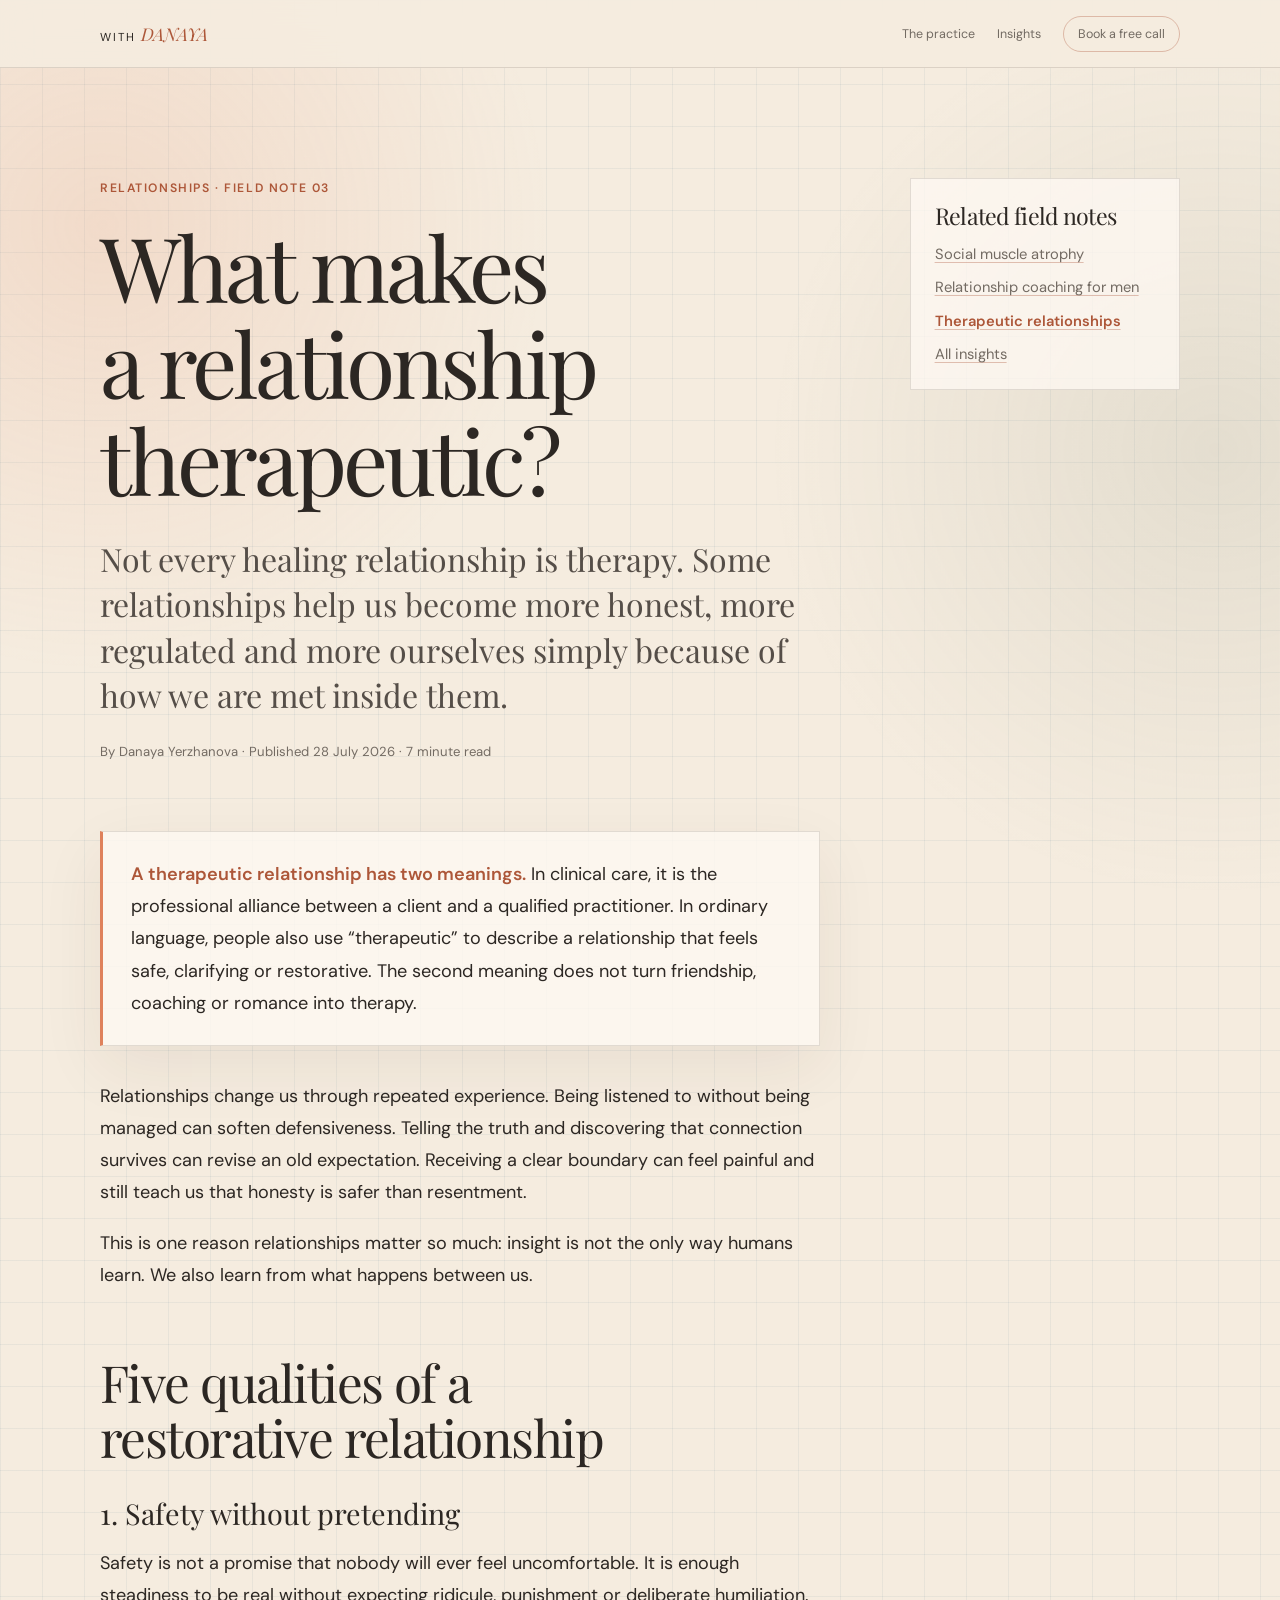
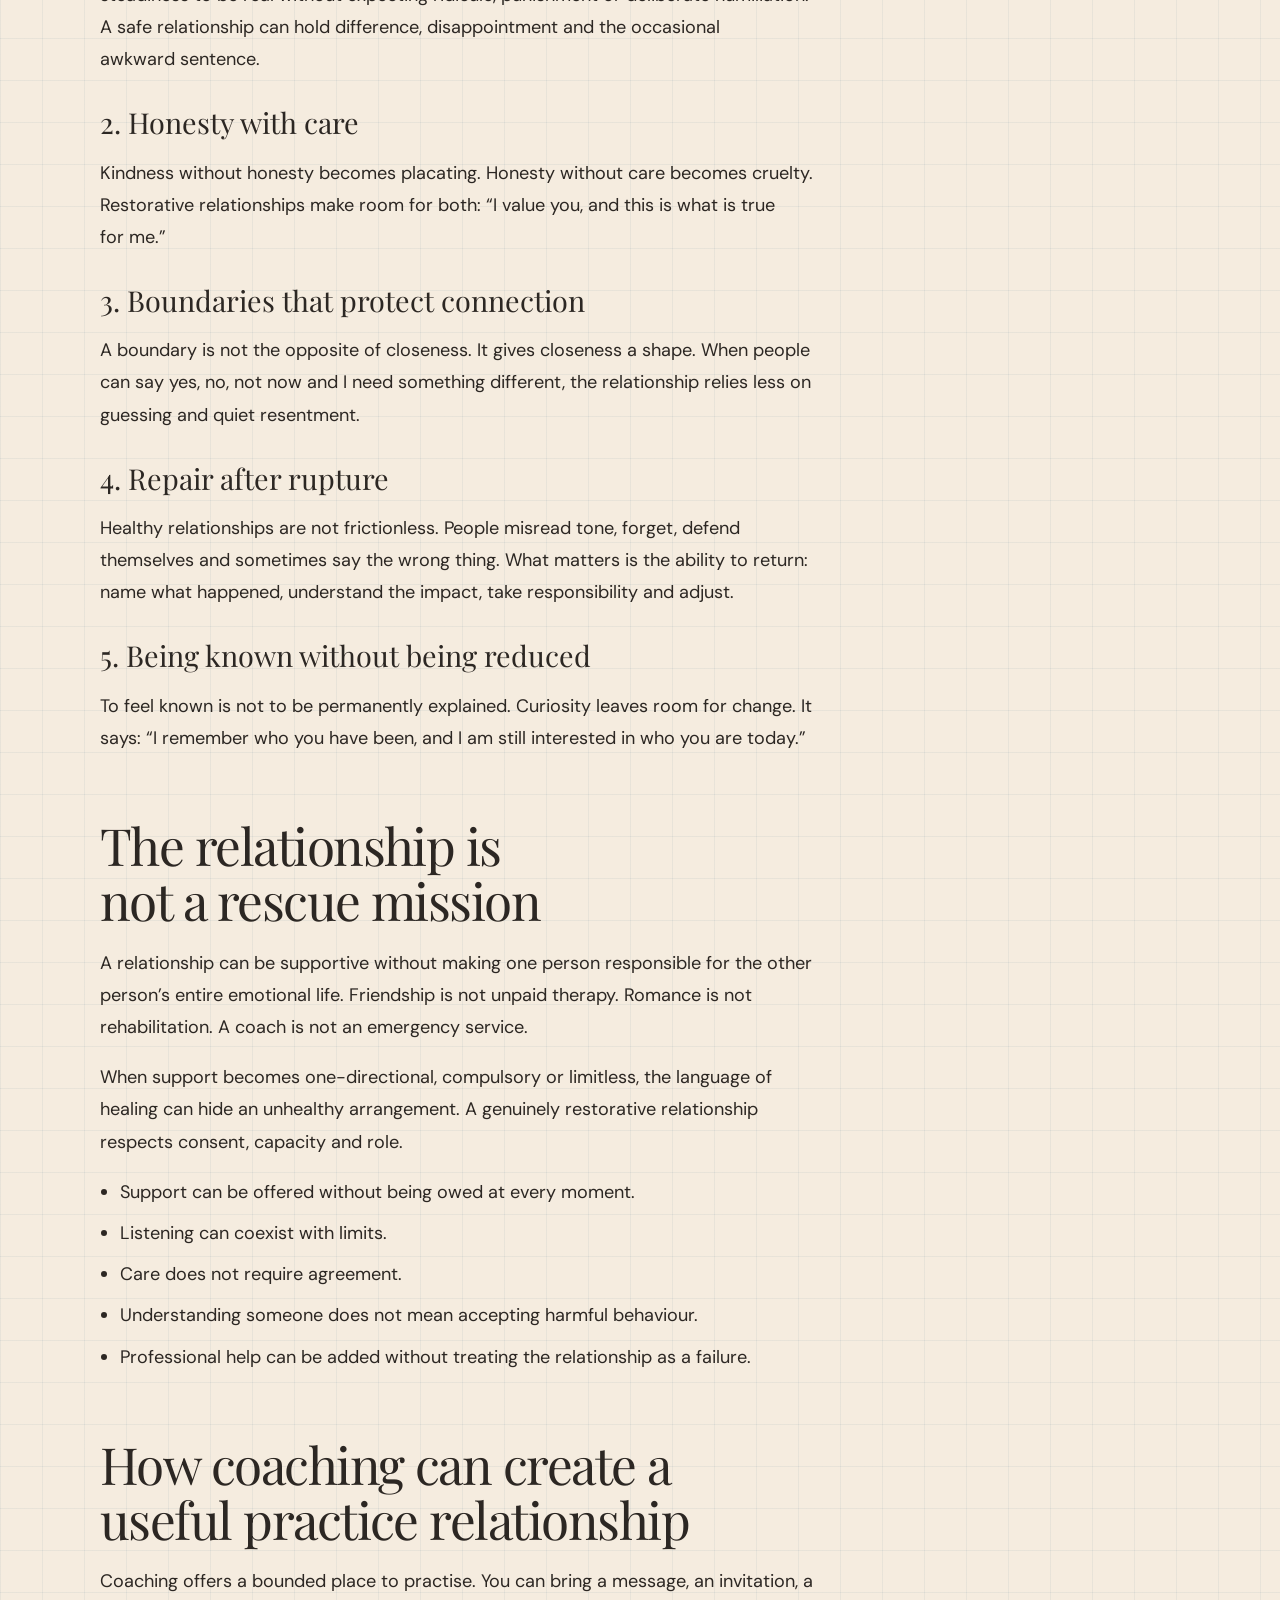
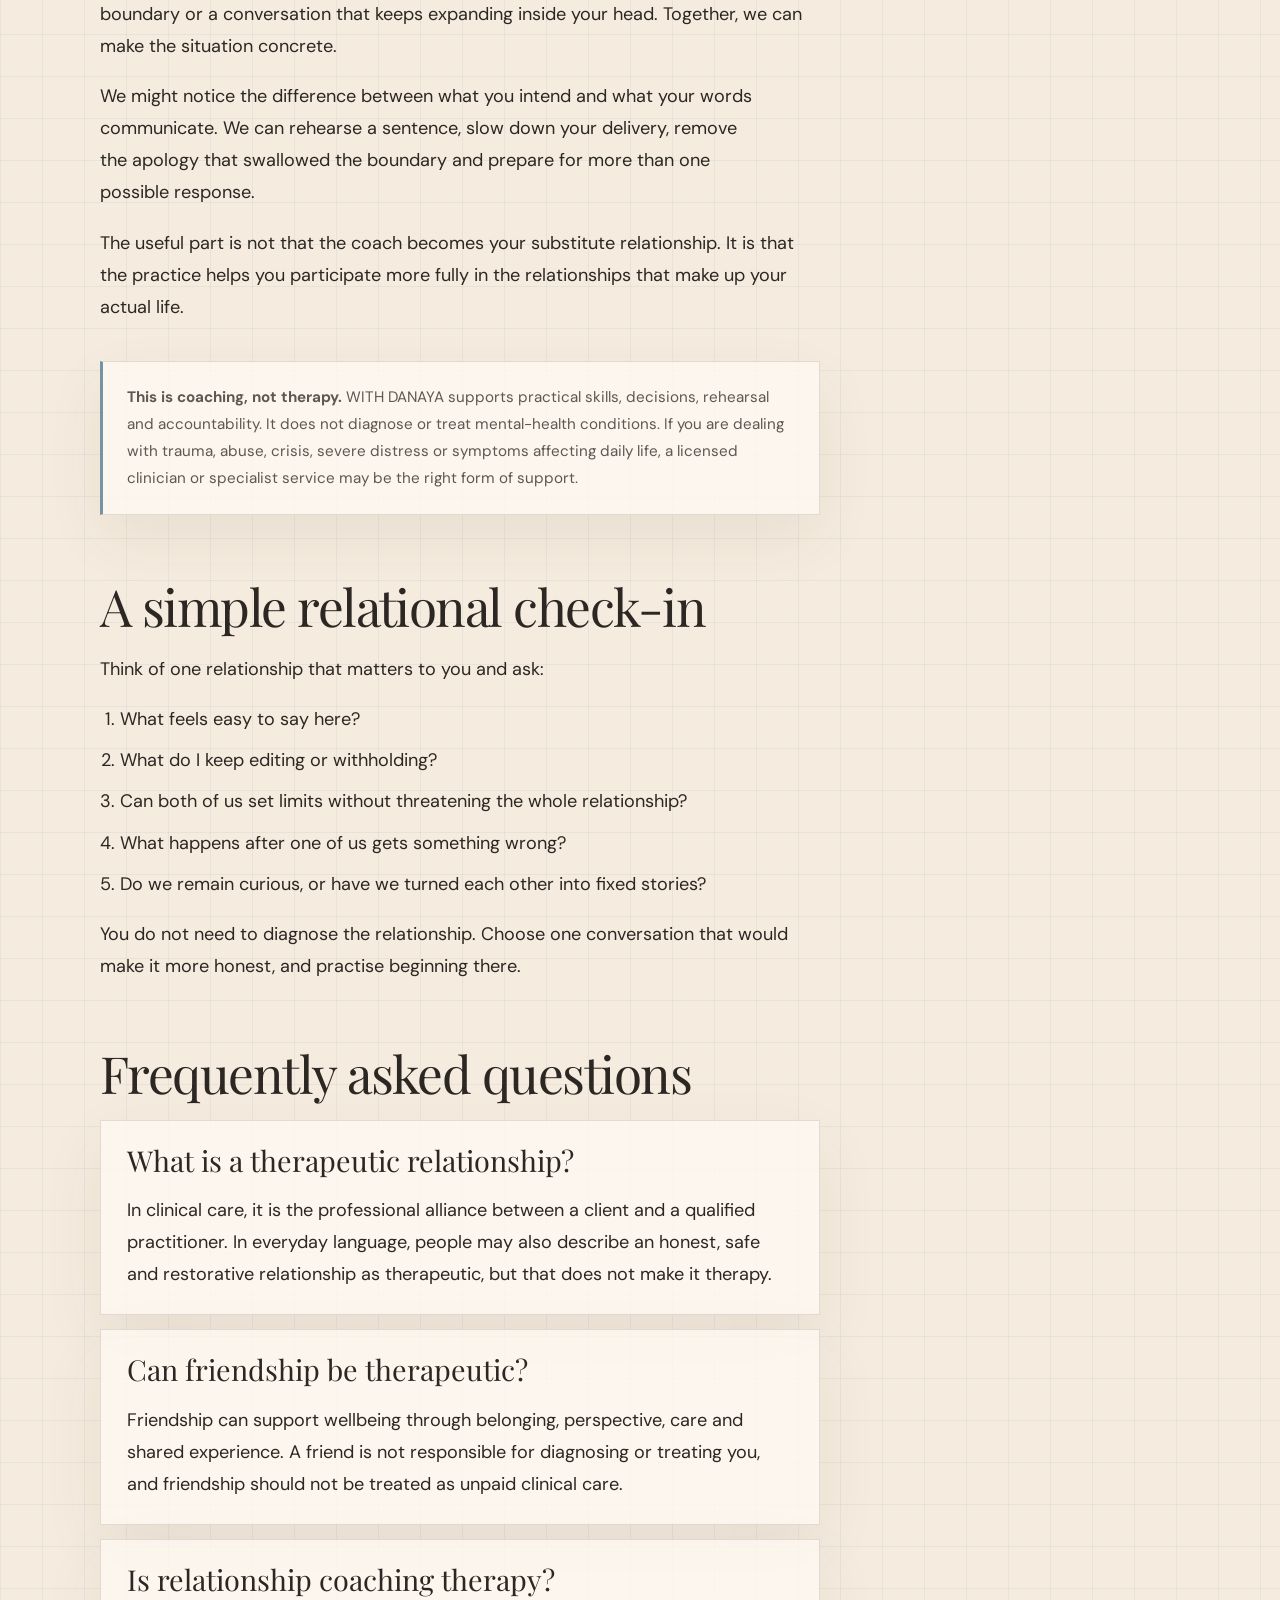
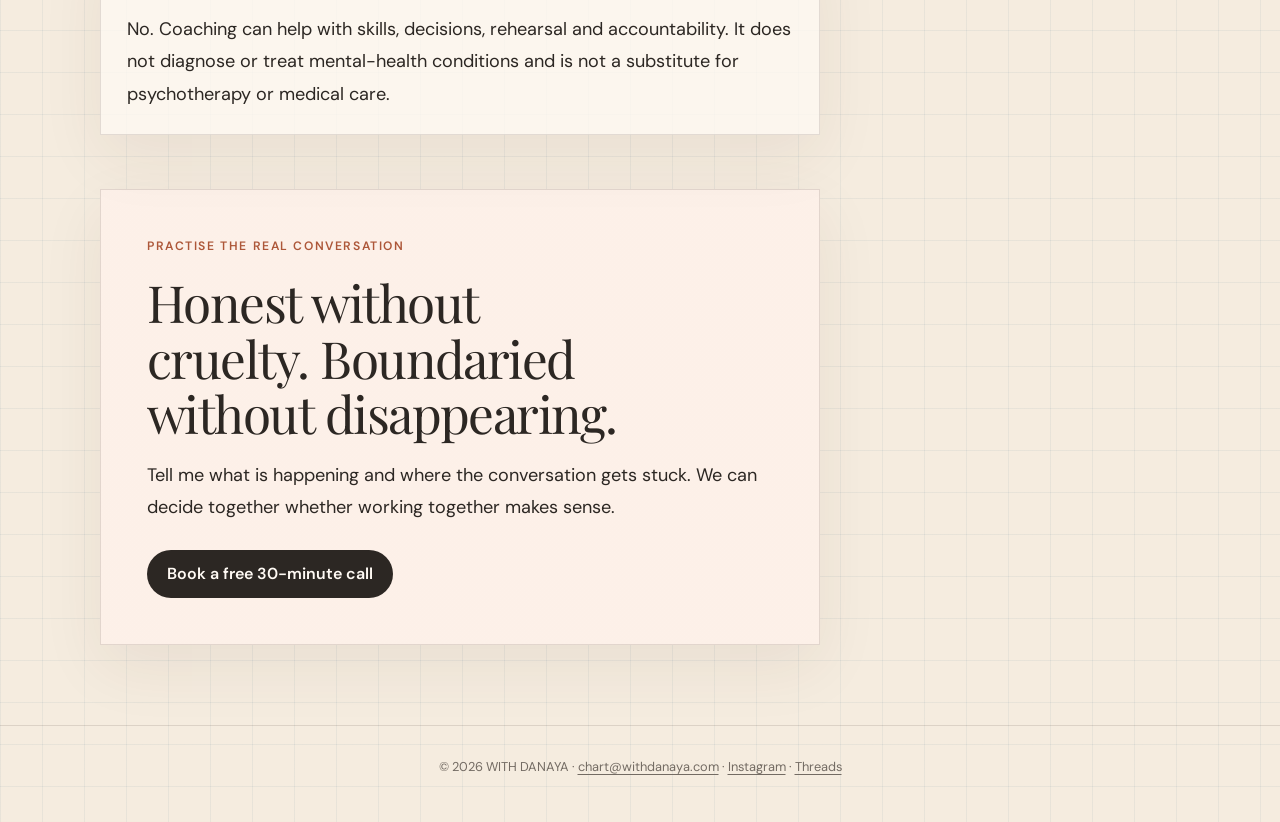
<file: therapeutic-relationships/index.html>
<!DOCTYPE html>
<html lang="en-GB">
<head>
  <meta charset="UTF-8" />
  <meta name="viewport" content="width=device-width, initial-scale=1.0" />
  <title>What Makes a Relationship Therapeutic? | WITH DANAYA</title>
  <meta name="description" content="A relationship can feel therapeutic without being therapy. Explore how safety, honesty, boundaries, repair and being known can make relationships restorative." />
  <meta name="author" content="Danaya Yerzhanova" />
  <meta name="robots" content="index, follow, max-image-preview:large, max-snippet:-1, max-video-preview:-1" />
  <link rel="canonical" href="https://withdanaya.com/therapeutic-relationships/" />
  <meta property="og:type" content="article" />
  <meta property="og:site_name" content="WITH DANAYA" />
  <meta property="og:title" content="What Makes a Relationship Therapeutic?" />
  <meta property="og:description" content="How safety, honesty, boundaries, repair and being known can make relationships restorative—without confusing coaching or friendship with therapy." />
  <meta property="og:url" content="https://withdanaya.com/therapeutic-relationships/" />
  <meta property="og:image" content="https://withdanaya.com/thumb-DVODnSIEo98.jpg" />
  <meta property="article:published_time" content="2026-07-28" />
  <meta property="article:modified_time" content="2026-07-28" />
  <meta property="article:author" content="Danaya Yerzhanova" />
  <meta name="twitter:card" content="summary_large_image" />
  <link rel="preconnect" href="https://fonts.googleapis.com" />
  <link rel="preconnect" href="https://fonts.gstatic.com" crossorigin />
  <link href="https://fonts.googleapis.com/css2?family=DM+Sans:opsz,wght@9..40,300;9..40,400;9..40,500;9..40,600&amp;family=Playfair+Display:ital,wght@0,400;0,500;1,400;1,500&amp;display=swap" rel="stylesheet" />
  <link rel="stylesheet" href="/assets/insights.css" />
  <link rel="icon" href="data:image/svg+xml,%3Csvg xmlns='http://www.w3.org/2000/svg' viewBox='0 0 64 64'%3E%3Crect width='64' height='64' rx='18' fill='%232c2723'/%3E%3Cpath d='M17 18l8 30 7-20 7 20 8-30' fill='none' stroke='%23df815b' stroke-width='6' stroke-linecap='round' stroke-linejoin='round'/%3E%3C/svg%3E" />
  <script type="application/ld+json">
  {
    "@context": "https://schema.org",
    "@graph": [
      {
        "@type": "Article",
        "@id": "https://withdanaya.com/therapeutic-relationships/#article",
        "headline": "What Makes a Relationship Therapeutic?",
        "description": "How safety, honesty, boundaries, repair and being known can make relationships restorative without confusing coaching or friendship with therapy.",
        "datePublished": "2026-07-28",
        "dateModified": "2026-07-28",
        "mainEntityOfPage": "https://withdanaya.com/therapeutic-relationships/",
        "author": {"@id": "https://withdanaya.com/#danaya"},
        "publisher": {"@id": "https://withdanaya.com/#practice"},
        "about": [
          {"@type": "Thing", "name": "Therapeutic relationship"},
          {"@type": "Thing", "name": "Relational health"},
          {"@type": "Thing", "name": "Interpersonal communication"},
          {"@type": "Thing", "name": "Relationship repair"}
        ]
      },
      {
        "@type": "FAQPage",
        "mainEntity": [
          {
            "@type": "Question",
            "name": "What is a therapeutic relationship?",
            "acceptedAnswer": {"@type": "Answer", "text": "In clinical care, the therapeutic relationship is the professional alliance between a client and a qualified practitioner. In everyday language, people may also describe an honest, safe and restorative relationship as therapeutic, but that does not make it therapy."}
          },
          {
            "@type": "Question",
            "name": "Can friendship be therapeutic?",
            "acceptedAnswer": {"@type": "Answer", "text": "Friendship can support wellbeing through belonging, perspective, care and shared experience. A friend is not responsible for diagnosing or treating you, and friendship should not be treated as unpaid clinical care."}
          },
          {
            "@type": "Question",
            "name": "Is relationship coaching therapy?",
            "acceptedAnswer": {"@type": "Answer", "text": "No. Coaching can help with skills, decisions, rehearsal and accountability. It does not diagnose or treat mental-health conditions and is not a substitute for psychotherapy or medical care."}
          }
        ]
      }
    ]
  }
  </script>
</head>
<body>
  <header class="site-header">
    <a class="brand" href="/" aria-label="WITH DANAYA home">
      <span class="brand-with">WITH</span>
      <span class="brand-name">DANAYA</span>
    </a>
    <nav aria-label="Primary navigation">
      <a href="/">The practice</a>
      <a href="/insights/">Insights</a>
      <a class="header-cta" href="https://app.lifecoachhub.com/book/danaya-yerzhanova">Book a free call</a>
    </nav>
  </header>

  <main class="wrap article-shell">
    <article>
      <header>
        <p class="eyebrow">Relationships · field note 03</p>
        <h1>What makes a relationship therapeutic?</h1>
        <p class="standfirst">Not every healing relationship is therapy. Some relationships help us become more honest, more regulated and more ourselves simply because of how we are met inside them.</p>
        <p class="byline">By Danaya Yerzhanova · Published 28 July 2026 · 7 minute read</p>
      </header>

      <div class="article-body">
        <div class="definition">
          <p><strong>A therapeutic relationship has two meanings.</strong> In clinical care, it is the professional alliance between a client and a qualified practitioner. In ordinary language, people also use “therapeutic” to describe a relationship that feels safe, clarifying or restorative. The second meaning does not turn friendship, coaching or romance into therapy.</p>
        </div>

        <p>Relationships change us through repeated experience. Being listened to without being managed can soften defensiveness. Telling the truth and discovering that connection survives can revise an old expectation. Receiving a clear boundary can feel painful and still teach us that honesty is safer than resentment.</p>

        <p>This is one reason relationships matter so much: insight is not the only way humans learn. We also learn from what happens between us.</p>

        <h2>Five qualities of a restorative relationship</h2>

        <h3>1. Safety without pretending</h3>
        <p>Safety is not a promise that nobody will ever feel uncomfortable. It is enough steadiness to be real without expecting ridicule, punishment or deliberate humiliation. A safe relationship can hold difference, disappointment and the occasional awkward sentence.</p>

        <h3>2. Honesty with care</h3>
        <p>Kindness without honesty becomes placating. Honesty without care becomes cruelty. Restorative relationships make room for both: “I value you, and this is what is true for me.”</p>

        <h3>3. Boundaries that protect connection</h3>
        <p>A boundary is not the opposite of closeness. It gives closeness a shape. When people can say yes, no, not now and I need something different, the relationship relies less on guessing and quiet resentment.</p>

        <h3>4. Repair after rupture</h3>
        <p>Healthy relationships are not frictionless. People misread tone, forget, defend themselves and sometimes say the wrong thing. What matters is the ability to return: name what happened, understand the impact, take responsibility and adjust.</p>

        <h3>5. Being known without being reduced</h3>
        <p>To feel known is not to be permanently explained. Curiosity leaves room for change. It says: “I remember who you have been, and I am still interested in who you are today.”</p>

        <h2>The relationship is not a rescue mission</h2>

        <p>A relationship can be supportive without making one person responsible for the other person’s entire emotional life. Friendship is not unpaid therapy. Romance is not rehabilitation. A coach is not an emergency service.</p>

        <p>When support becomes one-directional, compulsory or limitless, the language of healing can hide an unhealthy arrangement. A genuinely restorative relationship respects consent, capacity and role.</p>

        <ul>
          <li>Support can be offered without being owed at every moment.</li>
          <li>Listening can coexist with limits.</li>
          <li>Care does not require agreement.</li>
          <li>Understanding someone does not mean accepting harmful behaviour.</li>
          <li>Professional help can be added without treating the relationship as a failure.</li>
        </ul>

        <h2>How coaching can create a useful practice relationship</h2>

        <p>Coaching offers a bounded place to practise. You can bring a message, an invitation, a boundary or a conversation that keeps expanding inside your head. Together, we can make the situation concrete.</p>

        <p>We might notice the difference between what you intend and what your words communicate. We can rehearse a sentence, slow down your delivery, remove the apology that swallowed the boundary and prepare for more than one possible response.</p>

        <p>The useful part is not that the coach becomes your substitute relationship. It is that the practice helps you participate more fully in the relationships that make up your actual life.</p>

        <div class="note">
          <p><strong>This is coaching, not therapy.</strong> WITH DANAYA supports practical skills, decisions, rehearsal and accountability. It does not diagnose or treat mental-health conditions. If you are dealing with trauma, abuse, crisis, severe distress or symptoms affecting daily life, a licensed clinician or specialist service may be the right form of support.</p>
        </div>

        <h2>A simple relational check-in</h2>

        <p>Think of one relationship that matters to you and ask:</p>

        <ol>
          <li>What feels easy to say here?</li>
          <li>What do I keep editing or withholding?</li>
          <li>Can both of us set limits without threatening the whole relationship?</li>
          <li>What happens after one of us gets something wrong?</li>
          <li>Do we remain curious, or have we turned each other into fixed stories?</li>
        </ol>

        <p>You do not need to diagnose the relationship. Choose one conversation that would make it more honest, and practise beginning there.</p>

        <h2>Frequently asked questions</h2>
        <div class="faq">
          <section class="faq-item">
            <h3>What is a therapeutic relationship?</h3>
            <p>In clinical care, it is the professional alliance between a client and a qualified practitioner. In everyday language, people may also describe an honest, safe and restorative relationship as therapeutic, but that does not make it therapy.</p>
          </section>
          <section class="faq-item">
            <h3>Can friendship be therapeutic?</h3>
            <p>Friendship can support wellbeing through belonging, perspective, care and shared experience. A friend is not responsible for diagnosing or treating you, and friendship should not be treated as unpaid clinical care.</p>
          </section>
          <section class="faq-item">
            <h3>Is relationship coaching therapy?</h3>
            <p>No. Coaching can help with skills, decisions, rehearsal and accountability. It does not diagnose or treat mental-health conditions and is not a substitute for psychotherapy or medical care.</p>
          </section>
        </div>

        <section class="cta-card">
          <p class="eyebrow">Practise the real conversation</p>
          <h2>Honest without cruelty. Boundaried without disappearing.</h2>
          <p>Tell me what is happening and where the conversation gets stuck. We can decide together whether working together makes sense.</p>
          <a class="button" href="https://app.lifecoachhub.com/book/danaya-yerzhanova">Book a free 30-minute call</a>
        </section>
      </div>
    </article>

    <aside class="side-card" aria-label="Related field notes">
      <h2>Related field notes</h2>
      <ul>
        <li><a href="/social-muscle-atrophy/">Social muscle atrophy</a></li>
        <li><a href="/relationship-coaching-for-men/">Relationship coaching for men</a></li>
        <li><a aria-current="page" href="/therapeutic-relationships/">Therapeutic relationships</a></li>
        <li><a href="/insights/">All insights</a></li>
      </ul>
    </aside>
  </main>

  <footer class="site-footer">
    <p>© 2026 WITH DANAYA · <a href="mailto:chart@withdanaya.com">chart@withdanaya.com</a> · <a href="https://www.instagram.com/danaya_papaya/" rel="me">Instagram</a> · <a href="https://www.threads.com/@danaya_papaya" rel="me">Threads</a></p>
  </footer>
</body>
</html>
</file>
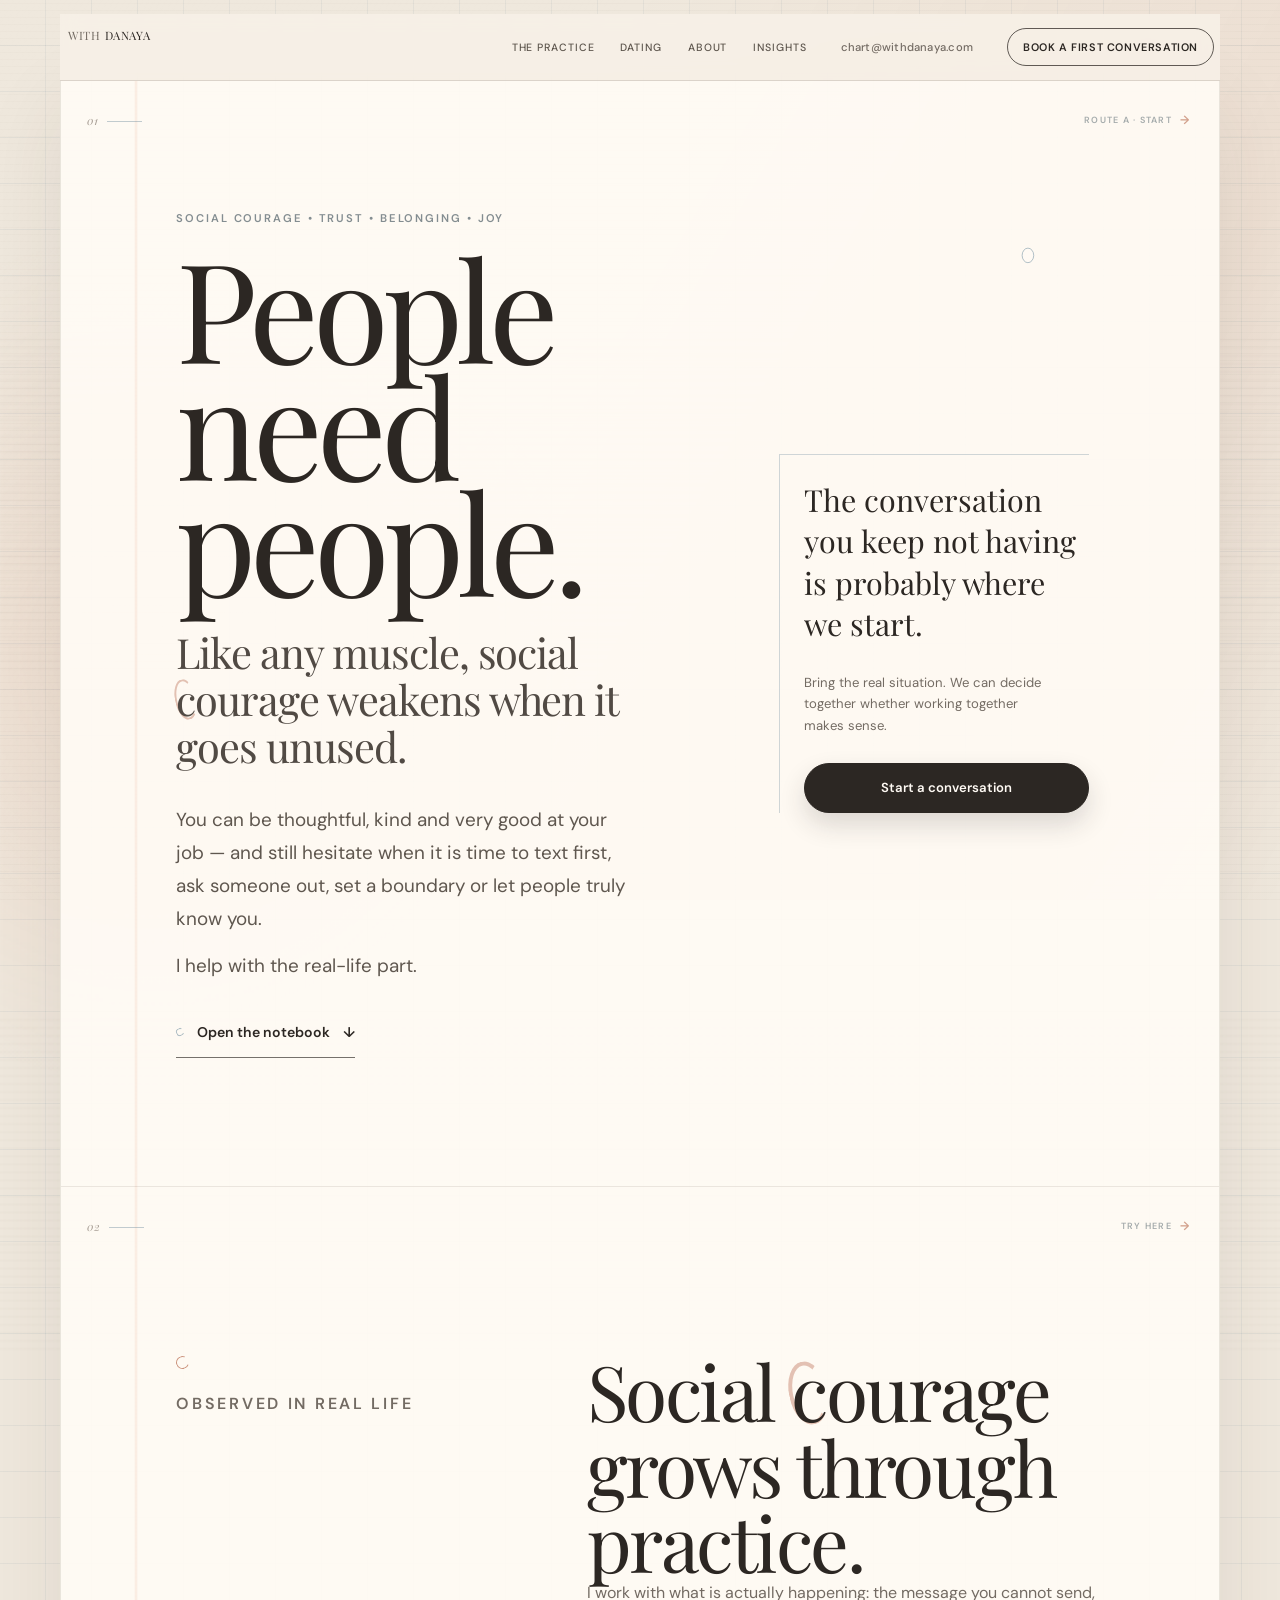
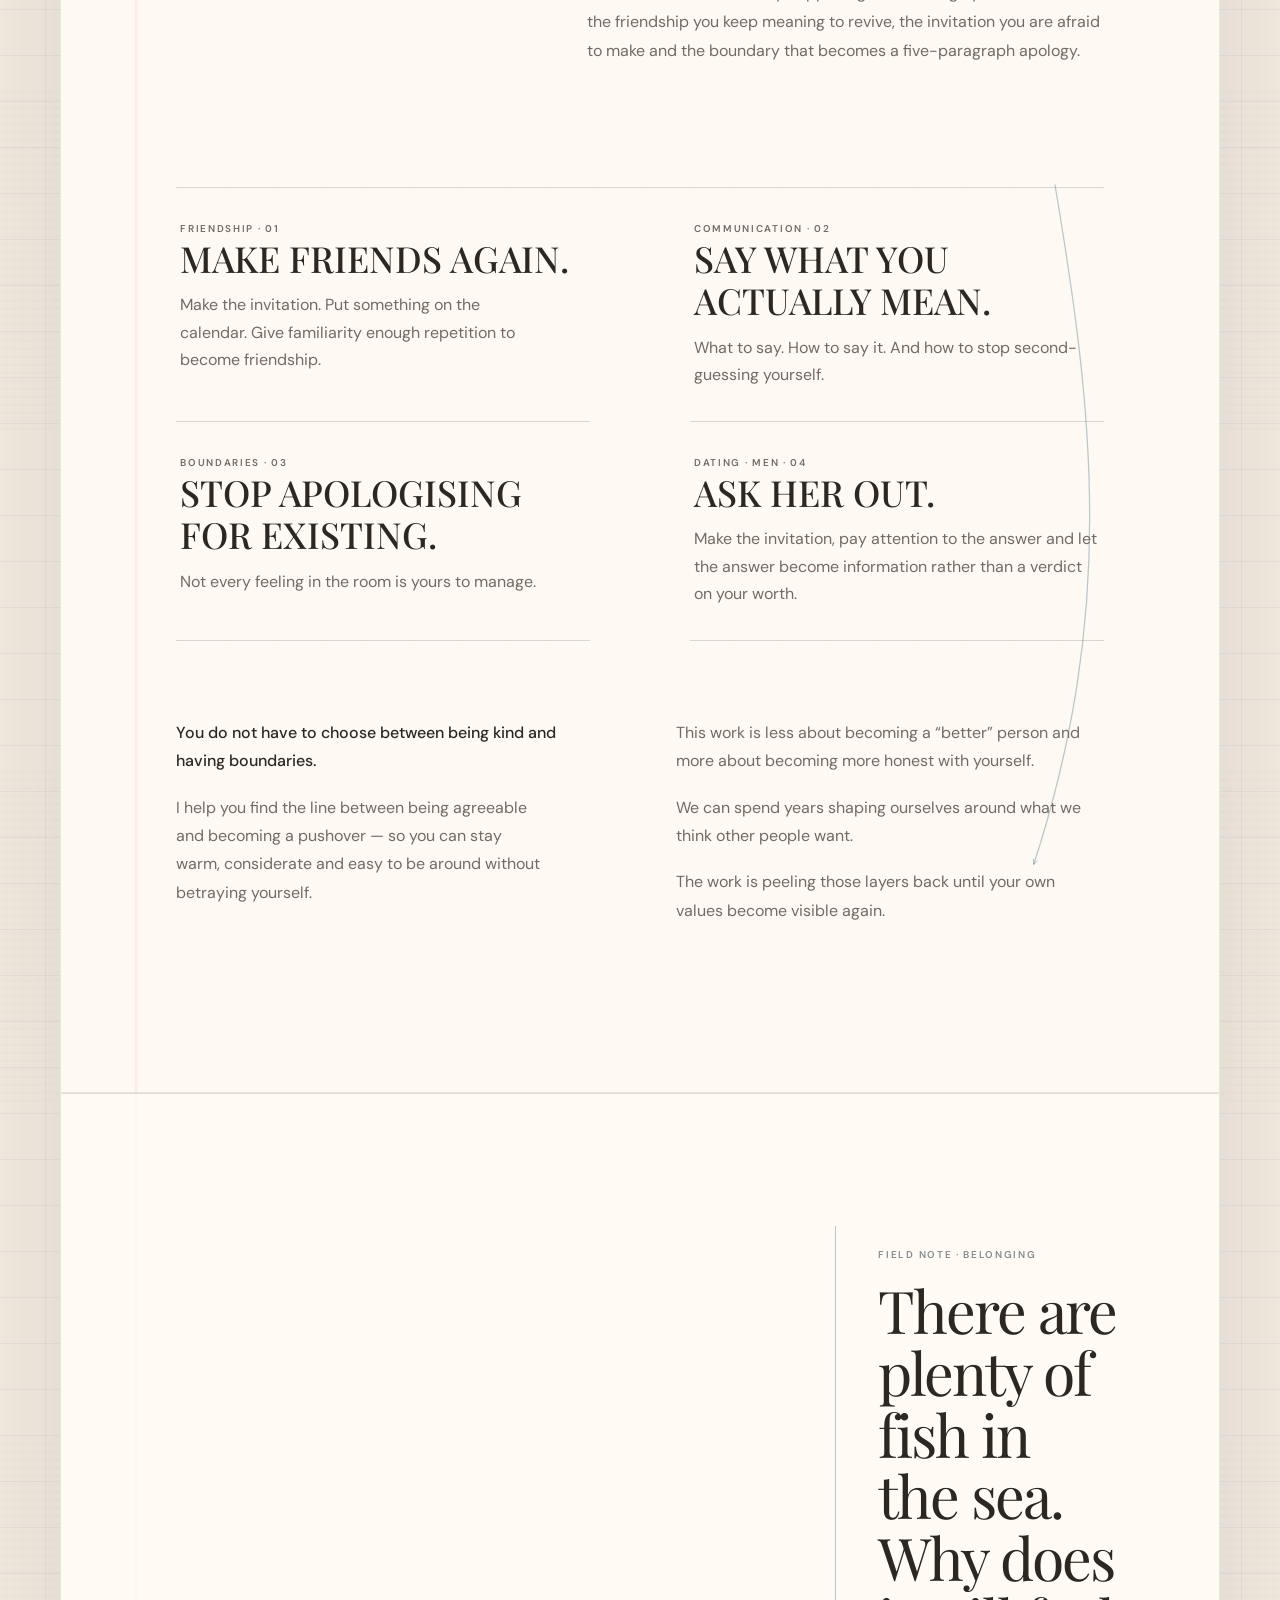
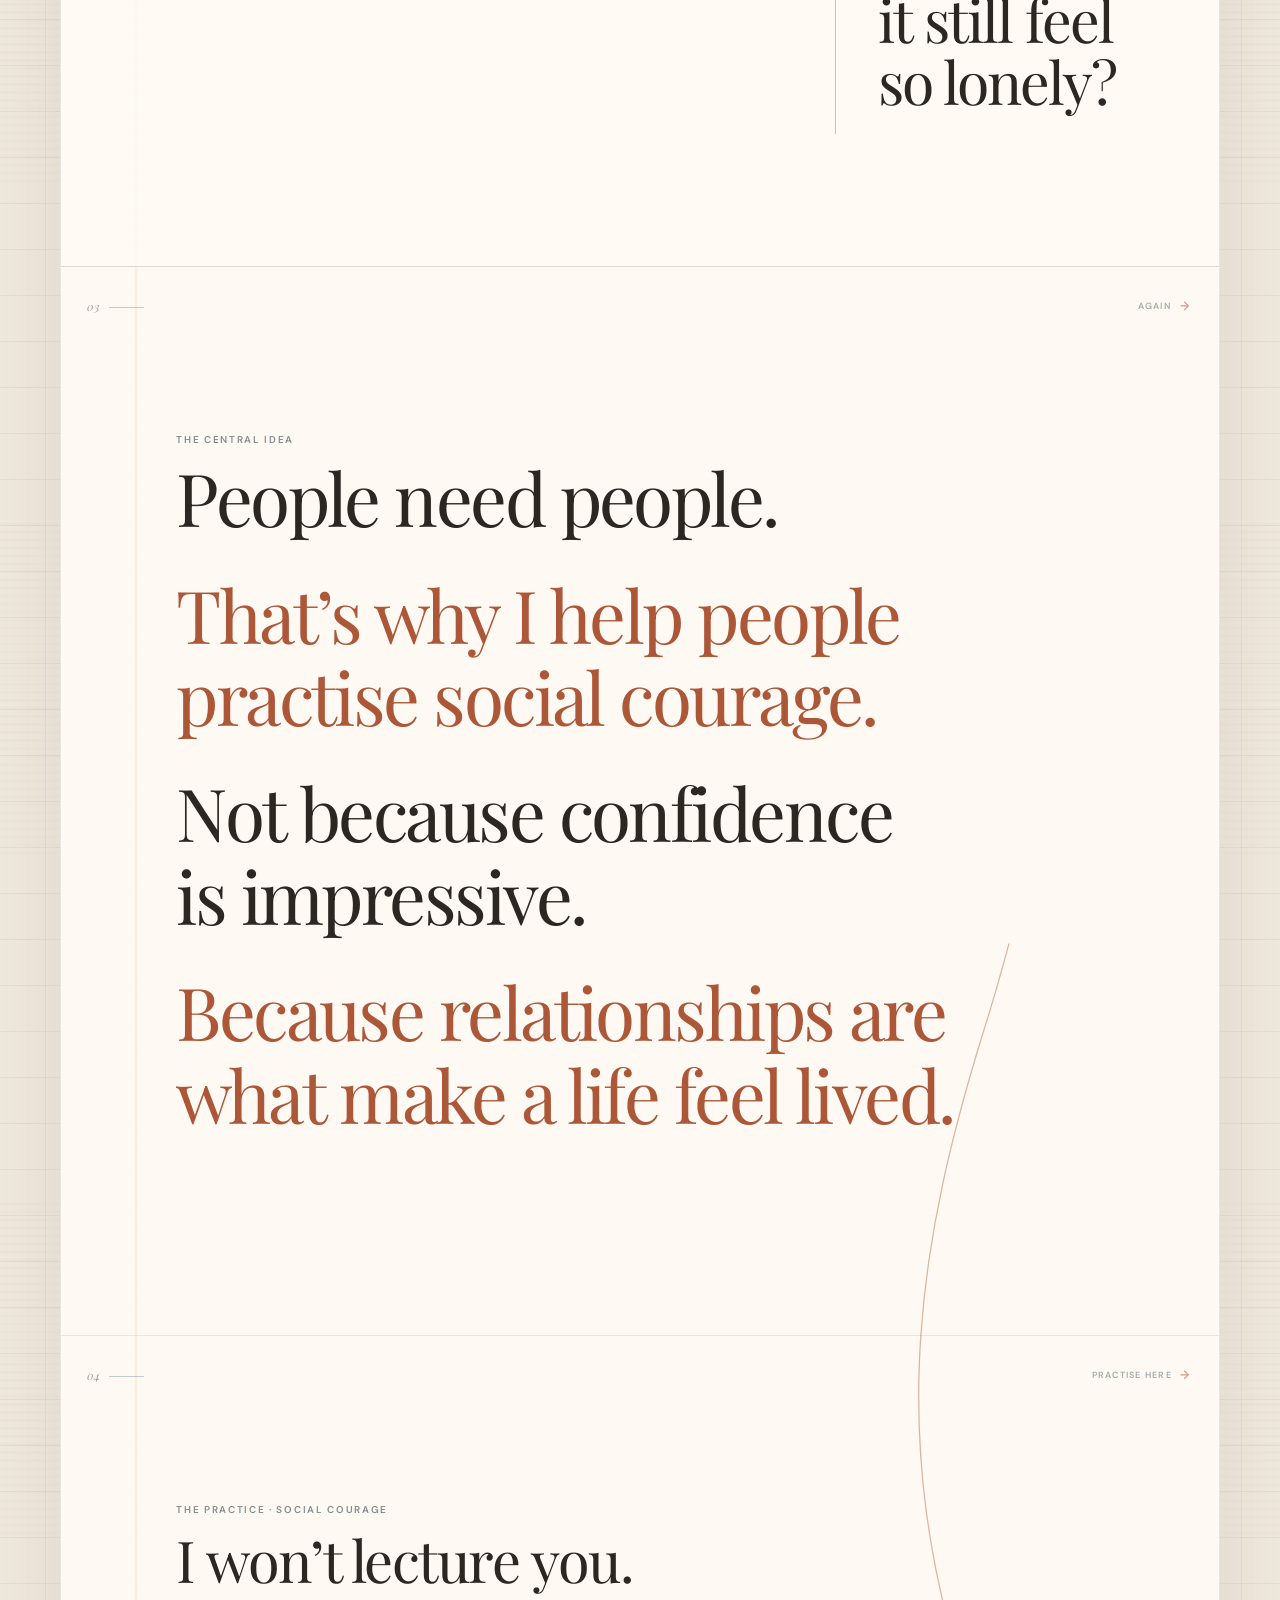
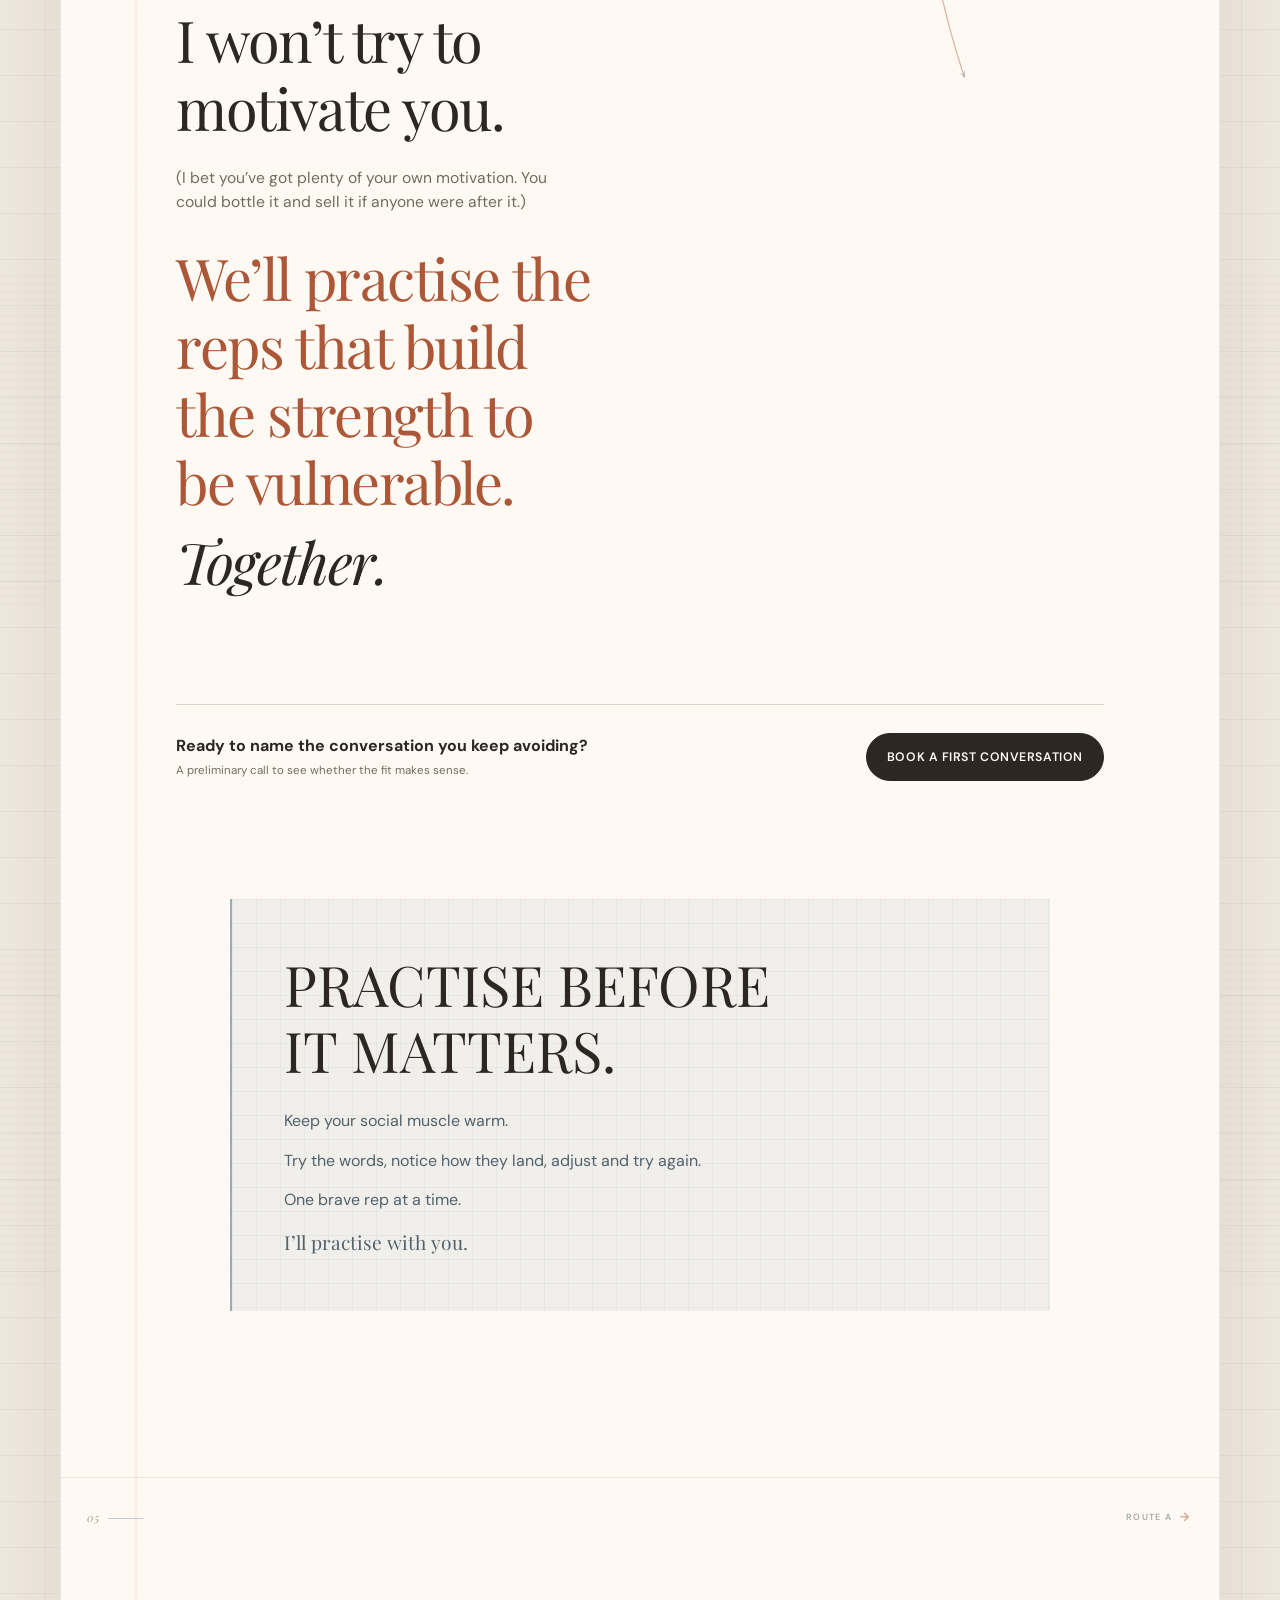
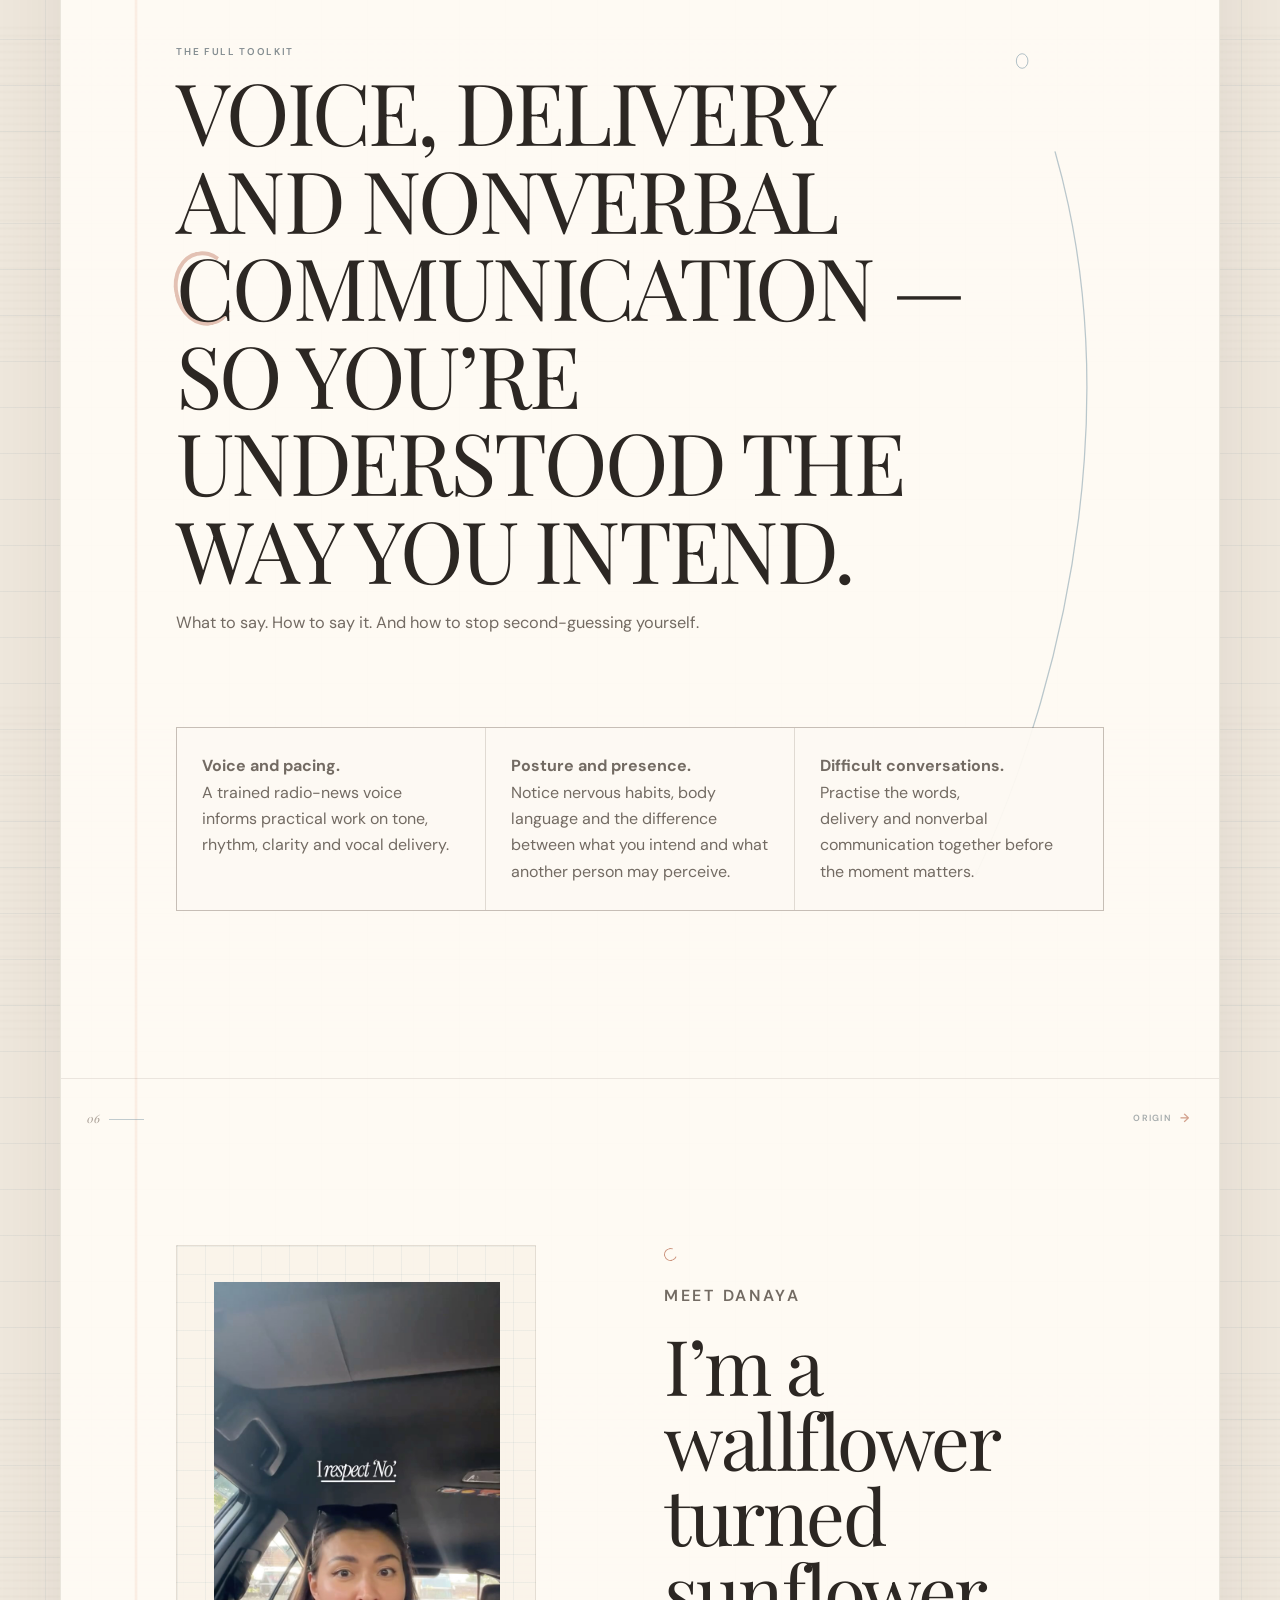
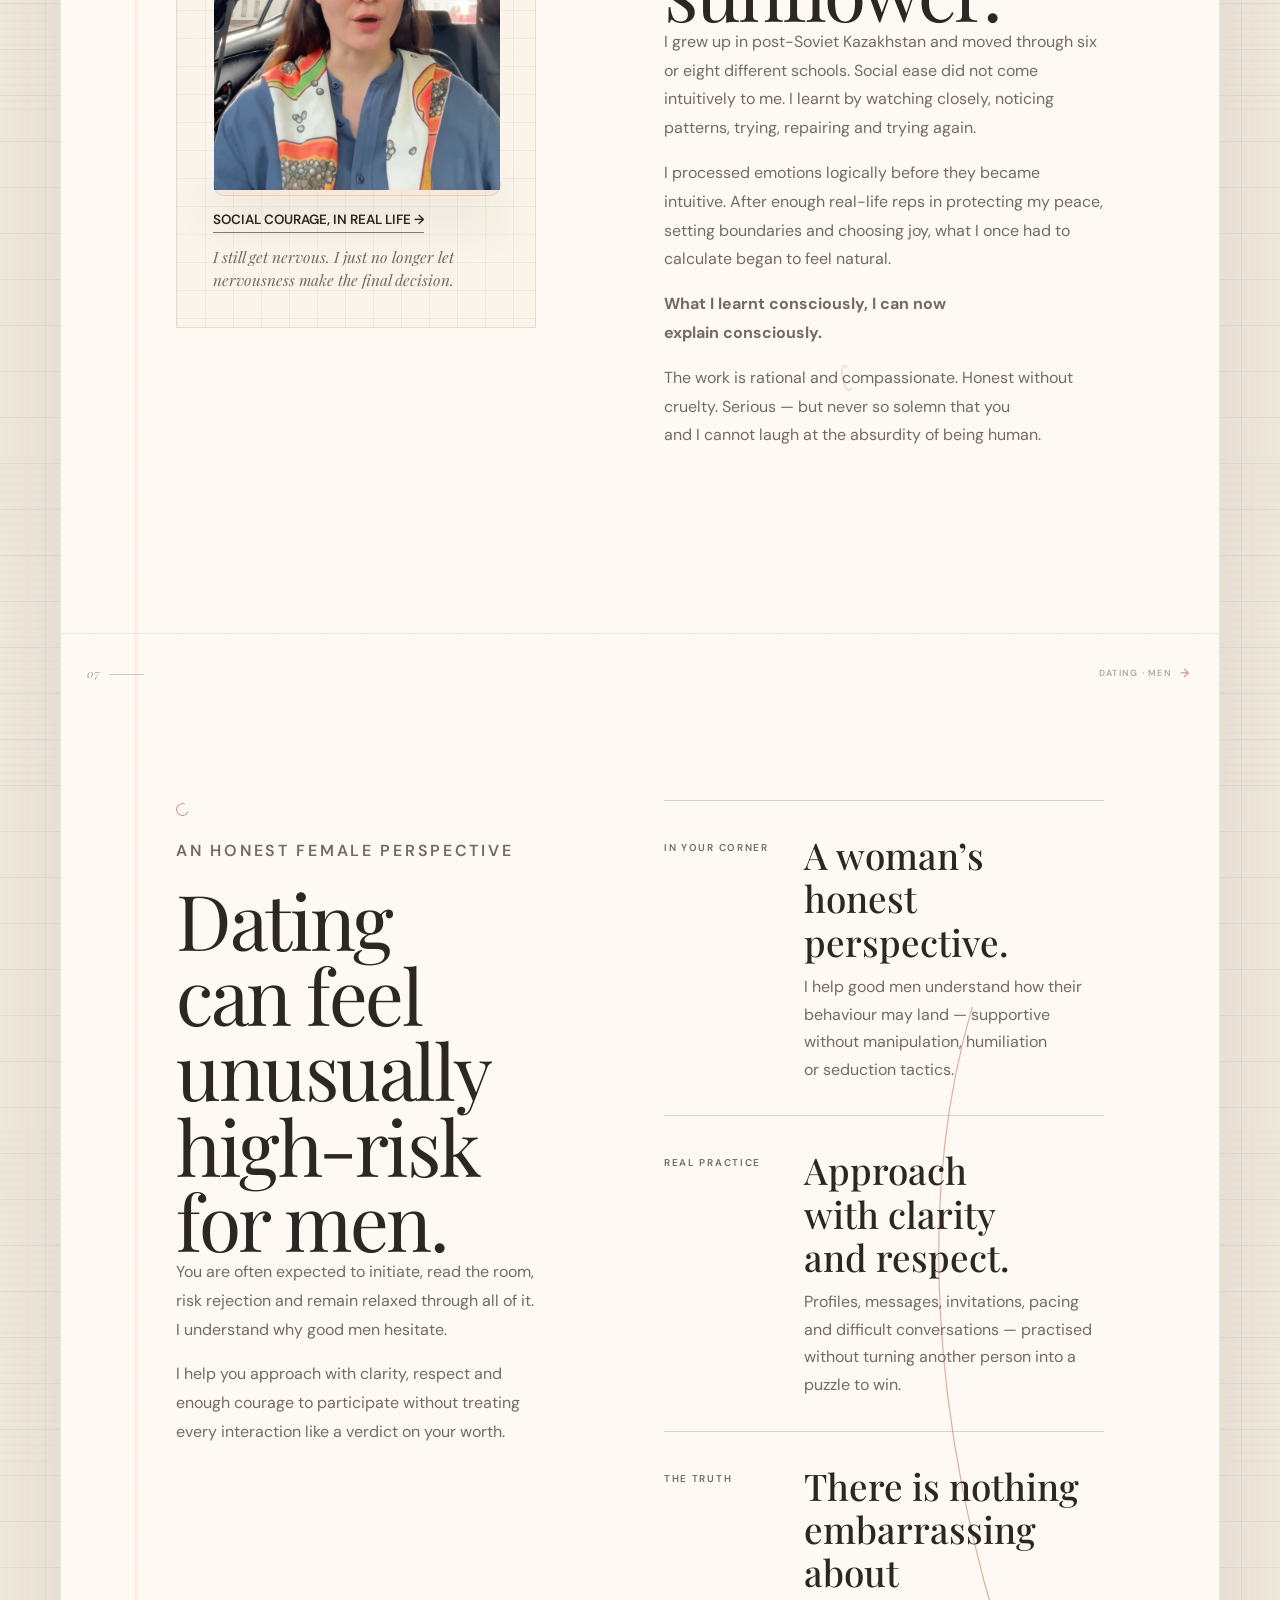
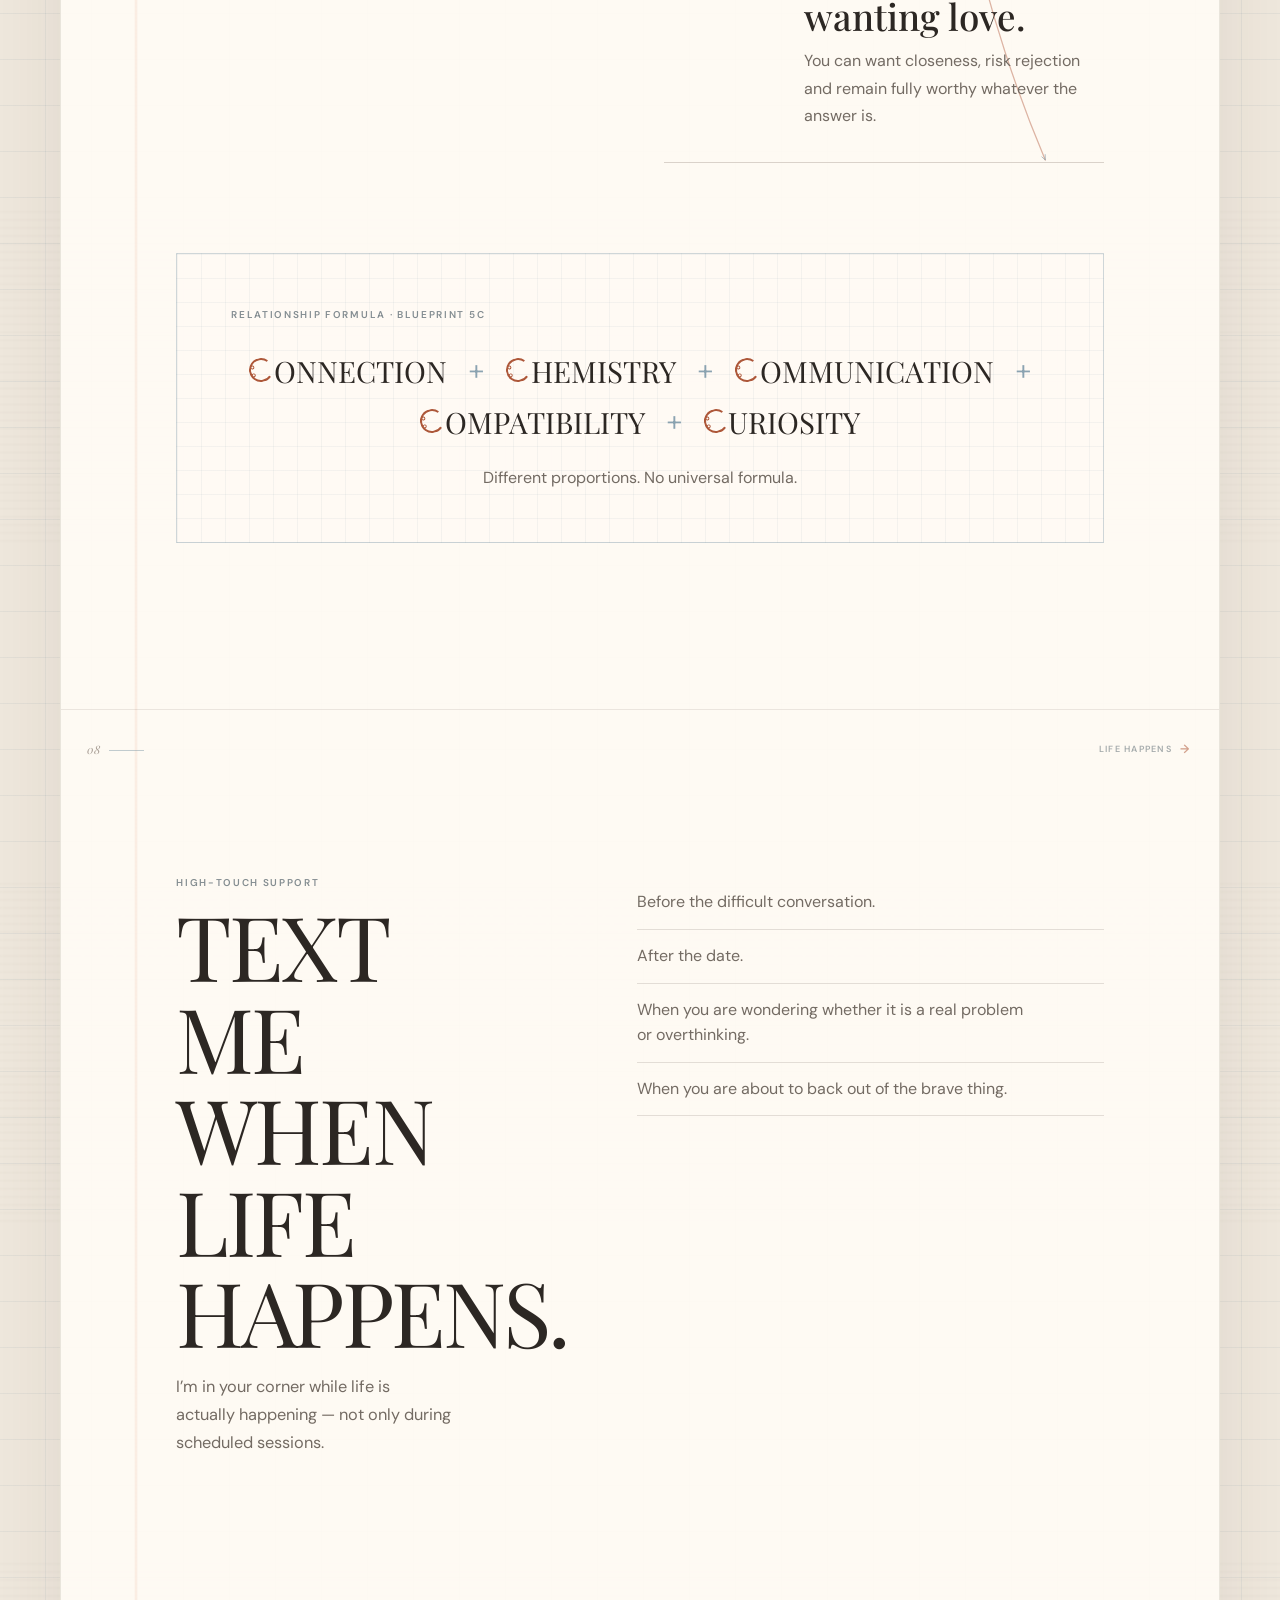
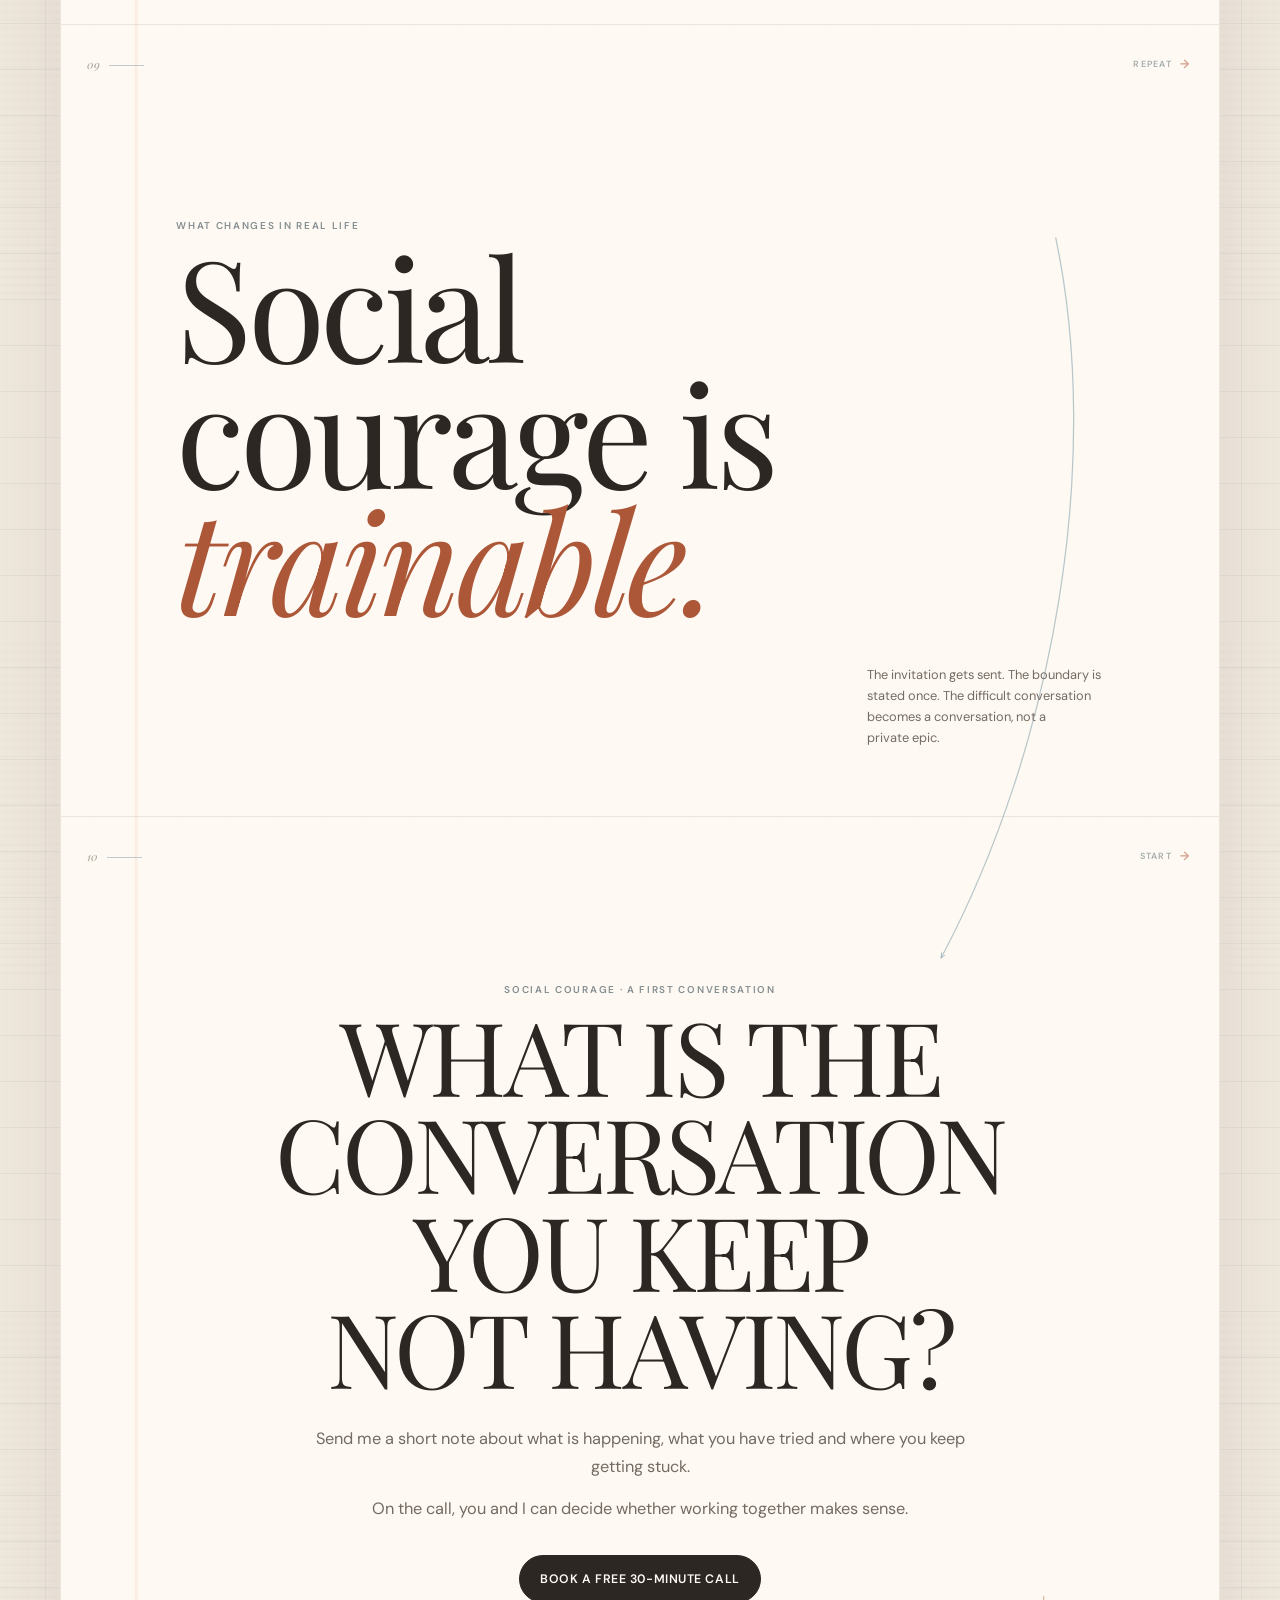
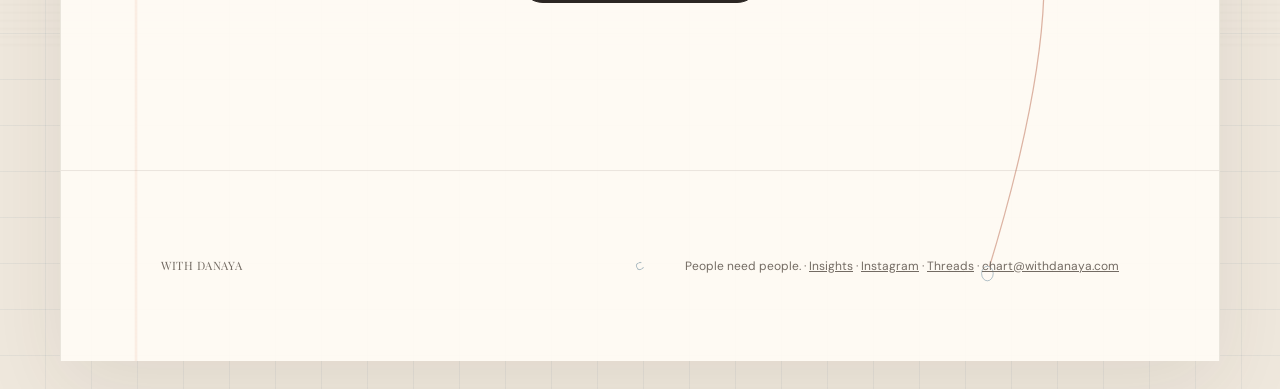
<file: coaching.html>
<!DOCTYPE html>
<html lang="en-GB">
<head>
  <meta charset="UTF-8" />
  <meta name="viewport" content="width=device-width, initial-scale=1.0" />
  <meta name="description" content="Practical social courage and relationship coaching with Danaya Yerzhanova—for thoughtful adults who want stronger friendships, clearer communication, dating confidence and real-life connection." />
  <meta name="robots" content="noindex, follow" />
  <meta name="build" content="with-danaya-v13" />
  <title>Social Courage &amp; Relationship Coaching | WITH DANAYA</title>
  <link rel="canonical" href="https://withdanaya.com/" />
  <script>document.documentElement.classList.add('js');</script>
  <link rel="preconnect" href="https://fonts.googleapis.com" />
  <link rel="preconnect" href="https://fonts.gstatic.com" crossorigin />
  <link href="https://fonts.googleapis.com/css2?family=DM+Sans:opsz,wght@9..40,300;9..40,400;9..40,500;9..40,600&amp;family=Playfair+Display:ital,wght@0,400;0,500;1,400;1,500&amp;display=swap" rel="stylesheet" />
  <link rel="icon" href="data:image/svg+xml,%3Csvg xmlns='http://www.w3.org/2000/svg' viewBox='0 0 64 64'%3E%3Crect width='64' height='64' rx='18' fill='%232c2723'/%3E%3Cpath d='M17 18l8 30 7-20 7 20 8-30' fill='none' stroke='%23df815b' stroke-width='6' stroke-linecap='round' stroke-linejoin='round'/%3E%3C/svg%3E" />
  <style>
    :root {
      --paper: #f5ecdf;
      --cream: #fffaf1;
      --cream-solid: #fffaf4;
      --ink: #2c2723;
      --muted: #736b63;
      --papaya: #df815b;
      --papaya-dark: #ad5739;
      --moss: #68745d;
      --blue: #7593a3;
      --blue-faint: rgba(117, 147, 163, 0.14);
      --border: rgba(69, 54, 42, 0.13);
      --shadow: 0 24px 70px rgba(70, 48, 31, 0.1), 0 3px 10px rgba(70, 48, 31, 0.04);
      --serif: "Playfair Display", Georgia, serif;
      --sans: "DM Sans", system-ui, sans-serif;
    }

    * { box-sizing: border-box; }

    html {
      scroll-behavior: smooth;
      overflow-x: hidden;
    }

    body {
      margin: 0;
      min-height: 100vh;
      max-width: 100vw;
      overflow-x: hidden;
      color: var(--ink);
      font-family: var(--sans);
      background:
        radial-gradient(circle at 9% 7%, rgba(223, 129, 91, 0.17), transparent 25rem),
        radial-gradient(circle at 93% 2%, rgba(104, 116, 93, 0.12), transparent 24rem),
        linear-gradient(var(--blue-faint) 1px, transparent 1px),
        linear-gradient(90deg, var(--blue-faint) 1px, transparent 1px),
        var(--paper);
      background-size: auto, auto, 42px 42px, 42px 42px, auto;
      background-position: center, center, -1px -1px, -1px -1px, center;
      background-attachment: fixed;
    }

    body::before {
      content: "";
      position: fixed;
      inset: 0;
      z-index: -1;
      pointer-events: none;
      background:
        linear-gradient(120deg, rgba(255, 255, 255, 0.42), transparent 35%, rgba(223, 129, 91, 0.07) 77%, transparent),
        repeating-linear-gradient(0deg, rgba(73, 56, 43, 0.022) 0 1px, transparent 1px 7px);
      mix-blend-mode: multiply;
    }

    a { color: inherit; }
    button, input, textarea { font: inherit; }

    a:focus-visible,
    button:focus-visible {
      outline: 3px solid rgba(117, 147, 163, 0.72);
      outline-offset: 4px;
    }

    .shell {
      width: min(1120px, calc(100% - 32px));
      margin: 0 auto;
    }

    .site-nav {
      position: sticky;
      top: 12px;
      z-index: 20;
      display: flex;
      align-items: center;
      justify-content: space-between;
      gap: 24px;
      width: min(1080px, calc(100% - 32px));
      margin: 14px auto 20px;
      padding: 12px 14px 12px 18px;
      border: 1px solid rgba(69, 54, 42, 0.11);
      border-radius: 999px;
      background: rgba(255, 250, 244, 0.88);
      box-shadow: 0 9px 30px rgba(61, 43, 29, 0.08);
      backdrop-filter: blur(16px);
    }

    .brand {
      display: inline-flex;
      align-items: baseline;
      gap: 8px;
      text-decoration: none;
      white-space: nowrap;
    }

    .brand-with {
      font-family: var(--serif);
      color: var(--muted);
      font-size: 1.1rem;
      font-weight: 400;
      font-style: normal;
      letter-spacing: 0.04em;
    }

    .brand-name {
      font-family: var(--serif);
      font-size: 1.1rem;
      font-weight: 400;
      font-style: normal;
      letter-spacing: 0.04em;
    }

    .nav-links {
      display: flex;
      align-items: center;
      gap: 22px;
      margin-left: auto;
    }

    .nav-links a {
      color: #5d554d;
      font-size: 0.82rem;
      font-weight: 500;
      text-decoration: none;
    }

    .nav-links a:hover { color: var(--papaya-dark); }

    .nav-cta,
    .button-primary,
    .button-secondary {
      display: inline-flex;
      align-items: center;
      justify-content: center;
      gap: 9px;
      min-height: 46px;
      border-radius: 999px;
      font-size: 0.88rem;
      font-weight: 600;
      text-decoration: none;
      transition: transform 180ms ease, box-shadow 180ms ease, background 180ms ease;
    }

    .nav-cta {
      min-height: 38px;
      padding: 0 17px;
      color: var(--cream);
      background: var(--ink);
    }

    .button-primary {
      padding: 0 22px;
      color: var(--cream);
      background: var(--ink);
      box-shadow: 0 14px 30px rgba(47, 41, 36, 0.18);
    }

    .button-primary:hover,
    .nav-cta:hover {
      transform: translateY(-1px);
      background: #181512;
    }

    .button-secondary {
      padding: 0 22px;
      border: 1px solid rgba(47, 41, 36, 0.17);
      background: rgba(255, 250, 244, 0.72);
    }

    .button-secondary:hover {
      transform: translateY(-1px);
      border-color: rgba(173, 87, 57, 0.38);
      background: var(--cream-solid);
    }

    .card {
      position: relative;
      border: 1px solid var(--border);
      border-radius: 26px;
      background: rgba(255, 250, 244, 0.93);
      box-shadow: var(--shadow);
      backdrop-filter: blur(10px);
    }

    .blueprint::before,
    .blueprint::after {
      content: "";
      position: absolute;
      width: 44px;
      height: 44px;
      opacity: 0.56;
      pointer-events: none;
    }

    .blueprint::before {
      top: 18px;
      left: 18px;
      border-top: 1px solid rgba(117, 147, 163, 0.35);
      border-left: 1px solid rgba(117, 147, 163, 0.35);
    }

    .blueprint::after {
      right: 18px;
      bottom: 18px;
      border-right: 1px solid rgba(117, 147, 163, 0.35);
      border-bottom: 1px solid rgba(117, 147, 163, 0.35);
    }

    .hero {
      overflow: hidden;
      padding: clamp(54px, 8vw, 94px) clamp(24px, 6vw, 76px) 38px;
    }

    .hero-grid {
      display: grid;
      grid-template-columns: minmax(0, 1.25fr) minmax(220px, 0.75fr);
      gap: clamp(36px, 7vw, 90px);
      align-items: end;
    }

    .eyebrow {
      margin: 0 0 18px;
      color: var(--papaya-dark);
      font-size: 0.69rem;
      font-weight: 600;
      letter-spacing: 0.15em;
      text-transform: uppercase;
    }

    h1, h2, h3, p { margin-top: 0; }

    h1 {
      max-width: 730px;
      margin-bottom: 25px;
      font-family: var(--serif);
      font-size: clamp(3.55rem, 8.7vw, 7.8rem);
      font-weight: 400;
      line-height: 0.89;
      letter-spacing: -0.045em;
    }

    h1 em {
      display: block;
      color: var(--papaya-dark);
      font-weight: 400;
    }

    .hero-lead {
      max-width: 670px;
      margin-bottom: 0;
      color: #5f574f;
      font-size: clamp(1.05rem, 1.8vw, 1.24rem);
      line-height: 1.65;
    }

    .hero-actions {
      display: flex;
      flex-wrap: wrap;
      gap: 11px;
      margin-top: 30px;
    }

    .with-note {
      align-self: stretch;
      display: flex;
      flex-direction: column;
      justify-content: space-between;
      min-height: 285px;
      padding: 23px;
      border: 1px solid rgba(69, 54, 42, 0.11);
      border-radius: 19px;
      background: rgba(255, 255, 255, 0.61);
    }

    .with-mark {
      display: inline-flex;
      align-items: center;
      gap: 11px;
      color: var(--blue);
      font-size: 0.7rem;
      font-weight: 600;
      letter-spacing: 0.16em;
      text-transform: uppercase;
    }

    .with-mark::before {
      content: "";
      width: 30px;
      height: 1px;
      background: currentColor;
    }

    .with-note blockquote {
      margin: 35px 0 18px;
      font-family: var(--serif);
      font-size: clamp(1.45rem, 3vw, 2rem);
      font-style: italic;
      line-height: 1.2;
    }

    .with-note p {
      margin: 0;
      color: var(--muted);
      font-size: 0.88rem;
      line-height: 1.6;
    }

    .action-strip {
      display: flex;
      gap: 9px;
      overflow: hidden;
      margin: 16px -10px 0;
      padding: 10px;
      mask-image: linear-gradient(90deg, transparent, black 5%, black 95%, transparent);
    }

    .action-strip span {
      flex: 0 0 auto;
      padding: 9px 13px;
      border: 1px solid var(--border);
      border-radius: 999px;
      color: #5e554d;
      background: rgba(255, 250, 244, 0.68);
      font-family: var(--serif);
      font-size: 0.98rem;
      font-style: italic;
    }

    .section {
      margin-top: 18px;
      padding: clamp(42px, 7vw, 74px) clamp(24px, 5vw, 60px);
    }

    .section-heading {
      max-width: 760px;
      margin-bottom: 36px;
    }

    h2 {
      margin-bottom: 17px;
      font-family: var(--serif);
      font-size: clamp(2.35rem, 5.3vw, 4.5rem);
      font-weight: 400;
      line-height: 1.02;
      letter-spacing: -0.032em;
    }

    h3 {
      margin-bottom: 10px;
      font-family: var(--serif);
      font-size: 1.48rem;
      font-weight: 500;
      line-height: 1.18;
    }

    .section-copy {
      max-width: 680px;
      margin-bottom: 0;
      color: var(--muted);
      font-size: 1.02rem;
      line-height: 1.72;
    }

    .manifesto {
      display: grid;
      grid-template-columns: minmax(0, 0.85fr) minmax(0, 1.15fr);
      gap: clamp(34px, 7vw, 88px);
      align-items: center;
    }

    .manifesto-statement {
      padding: clamp(28px, 4vw, 46px);
      border-radius: 20px;
      color: var(--cream);
      background: var(--ink);
    }

    .manifesto-statement .eyebrow { color: #ef9e7e; }

    .manifesto-statement h2 {
      margin-bottom: 0;
      font-family: var(--serif);
      font-size: clamp(2rem, 4.5vw, 3.8rem);
      font-weight: 400;
      line-height: 1.04;
      letter-spacing: -0.025em;
    }

    .manifesto-copy p {
      color: var(--muted);
      font-size: 1.02rem;
      line-height: 1.75;
    }

    .manifesto-copy p:last-child { margin-bottom: 0; }

    .three-grid {
      display: grid;
      grid-template-columns: repeat(3, minmax(0, 1fr));
      gap: 14px;
    }

    .mini-card {
      min-height: 100%;
      padding: 24px;
      border: 1px solid var(--border);
      border-radius: 19px;
      background: rgba(255, 255, 255, 0.58);
    }

    .mini-card .number {
      display: inline-flex;
      align-items: center;
      justify-content: center;
      width: 34px;
      height: 34px;
      margin-bottom: 26px;
      border: 1px solid rgba(173, 87, 57, 0.22);
      border-radius: 50%;
      color: var(--papaya-dark);
      background: rgba(223, 129, 91, 0.11);
      font-size: 0.72rem;
      font-weight: 600;
    }

    .mini-card p,
    .mini-card li {
      color: var(--muted);
      font-size: 0.91rem;
      line-height: 1.65;
    }

    .mini-card p:last-child { margin-bottom: 0; }

    .work-list {
      display: grid;
      grid-template-columns: repeat(2, minmax(0, 1fr));
      gap: 0 28px;
      margin-top: 8px;
      border-top: 1px solid var(--border);
    }

    .work-item {
      display: grid;
      grid-template-columns: 30px 1fr;
      gap: 14px;
      padding: 20px 0;
      border-bottom: 1px solid var(--border);
    }

    .work-item span {
      color: var(--papaya-dark);
      font-family: var(--serif);
      font-size: 1.12rem;
      font-style: italic;
    }

    .work-item p {
      margin: 0;
      color: #5e554d;
      line-height: 1.55;
    }

    .practice {
      display: grid;
      grid-template-columns: minmax(0, 0.95fr) minmax(0, 1.05fr);
      gap: clamp(34px, 7vw, 82px);
    }

    .steps {
      display: grid;
      gap: 12px;
    }

    .step {
      display: grid;
      grid-template-columns: 42px 1fr;
      gap: 16px;
      align-items: start;
      padding: 18px;
      border: 1px solid var(--border);
      border-radius: 17px;
      background: rgba(255, 255, 255, 0.57);
    }

    .step-num {
      display: inline-flex;
      align-items: center;
      justify-content: center;
      width: 42px;
      height: 42px;
      border-radius: 50%;
      color: var(--cream);
      background: var(--moss);
      font-size: 0.74rem;
      font-weight: 600;
    }

    .step h3 {
      margin: 1px 0 5px;
      font-size: 1.2rem;
    }

    .step p {
      margin: 0;
      color: var(--muted);
      font-size: 0.89rem;
      line-height: 1.55;
    }

    .offers {
      display: grid;
      grid-template-columns: repeat(2, minmax(0, 1fr));
      gap: 16px;
    }

    .offer {
      display: flex;
      flex-direction: column;
      min-height: 100%;
      padding: clamp(27px, 4vw, 38px);
      border: 1px solid var(--border);
      border-radius: 21px;
      background: rgba(255, 255, 255, 0.61);
    }

    .offer.featured {
      color: var(--cream);
      background: var(--ink);
      box-shadow: 0 22px 54px rgba(43, 35, 29, 0.17);
    }

    .offer .eyebrow { margin-bottom: 27px; }
    .offer.featured .eyebrow { color: #ee9c7b; }

    .offer h3 {
      font-size: clamp(1.8rem, 3.4vw, 2.7rem);
    }

    .offer > p {
      color: var(--muted);
      line-height: 1.7;
    }

    .offer.featured > p,
    .offer.featured li { color: #d9d0c8; }

    .offer ul {
      margin: 22px 0 28px;
      padding: 0;
      list-style: none;
    }

    .offer li {
      position: relative;
      margin: 11px 0;
      padding-left: 21px;
      color: var(--muted);
      font-size: 0.91rem;
      line-height: 1.55;
    }

    .offer li::before {
      content: "→";
      position: absolute;
      left: 0;
      color: var(--papaya);
    }

    .offer .text-link {
      width: fit-content;
      margin-top: auto;
      padding-bottom: 3px;
      border-bottom: 1px solid currentColor;
      font-size: 0.9rem;
      font-weight: 600;
      text-decoration: none;
    }

    .about {
      display: grid;
      grid-template-columns: minmax(0, 0.85fr) minmax(0, 1.15fr);
      gap: clamp(34px, 7vw, 88px);
      align-items: start;
    }

    .aside-quote {
      padding: clamp(28px, 4vw, 42px);
      border: 1px solid rgba(223, 129, 91, 0.2);
      border-radius: 20px;
      background: rgba(223, 129, 91, 0.1);
    }

    .aside-quote p:first-child {
      margin-bottom: 20px;
      font-family: var(--serif);
      font-size: clamp(1.75rem, 4vw, 3rem);
      font-style: italic;
      line-height: 1.1;
    }

    .aside-quote p:last-child {
      margin: 0;
      color: var(--muted);
      line-height: 1.65;
    }

    .fit-grid {
      display: grid;
      grid-template-columns: repeat(2, minmax(0, 1fr));
      gap: 14px;
    }

    .fit-card {
      padding: 24px;
      border: 1px solid var(--border);
      border-radius: 18px;
      background: rgba(255, 255, 255, 0.57);
    }

    .fit-card h3 { font-size: 1.3rem; }

    .fit-card ul {
      margin: 18px 0 0;
      padding: 0;
      list-style: none;
    }

    .fit-card li {
      position: relative;
      margin: 12px 0;
      padding-left: 21px;
      color: var(--muted);
      font-size: 0.9rem;
      line-height: 1.55;
    }

    .fit-card li::before {
      content: "•";
      position: absolute;
      left: 3px;
      color: var(--papaya-dark);
    }

    .contact {
      overflow: hidden;
      text-align: center;
    }

    .contact h2 {
      max-width: 800px;
      margin-right: auto;
      margin-left: auto;
    }

    .contact .section-copy {
      margin-right: auto;
      margin-left: auto;
    }

    .contact-actions {
      display: flex;
      flex-wrap: wrap;
      justify-content: center;
      gap: 11px;
      margin-top: 29px;
    }

    .fine-print {
      max-width: 780px;
      margin: 28px auto 0;
      padding-top: 22px;
      border-top: 1px solid var(--border);
      color: #81776e;
      font-size: 0.77rem;
      line-height: 1.6;
    }

    footer {
      display: flex;
      align-items: center;
      justify-content: space-between;
      gap: 20px;
      padding: 27px 4px 36px;
      color: #746b63;
      font-size: 0.78rem;
    }

    footer p { margin: 0; }

    .reveal {
      opacity: 0;
      transform: translateY(16px);
      transition: opacity 650ms ease, transform 650ms ease;
    }

    .reveal.in-view {
      opacity: 1;
      transform: none;
    }

    @media (max-width: 860px) {
      .nav-links { display: none; }
      .hero-grid,
      .manifesto,
      .practice,
      .about { grid-template-columns: 1fr; }
      .hero-grid { align-items: start; }
      .with-note { min-height: 0; }
      .three-grid { grid-template-columns: 1fr; }
      .work-list { grid-template-columns: 1fr; }
      .offers { grid-template-columns: 1fr; }
    }

    @media (max-width: 600px) {
      .shell { width: min(100% - 20px, 1120px); }
      .site-nav {
        top: 8px;
        width: calc(100% - 20px);
        margin-top: 8px;
        padding-left: 14px;
      }
      .brand { gap: 6px; }
      .brand-with { font-size: 0.95rem; }
      .brand-name { font-size: 0.95rem; }
      .nav-cta {
        min-height: 36px;
        padding: 0 13px;
        font-size: 0.76rem;
      }
      .hero { padding: 48px 20px 26px; }
      h1 {
        font-size: clamp(3.25rem, 18vw, 5rem);
        overflow-wrap: anywhere;
      }
      .hero-actions,
      .contact-actions { flex-direction: column; }
      .button-primary,
      .button-secondary { width: 100%; }
      .section { padding: 39px 20px; }
      .fit-grid { grid-template-columns: 1fr; }
      footer {
        align-items: flex-start;
        flex-direction: column;
        padding-right: 5px;
        padding-left: 5px;
      }
    }

    @media (prefers-reduced-motion: reduce) {
      html { scroll-behavior: auto; }
      .reveal { opacity: 1; transform: none; transition: none; }
      .button-primary, .button-secondary, .nav-cta { transition: none; }
    }

    @media print {
      body { background-attachment: scroll; }
      .site-nav { position: relative; top: auto; }
      .reveal { opacity: 1 !important; transform: none !important; }
      .card, .offer, .fit-card, .step { break-inside: avoid; }
    }

    /* v02 — field notebook / route-map language */
    body {
      background-attachment: scroll;
      background-color: #efe8dd;
      background-image:
        radial-gradient(circle at 12% 5%, rgba(223, 129, 91, 0.11), transparent 27rem),
        linear-gradient(rgba(117, 147, 163, 0.10) 1px, transparent 1px),
        linear-gradient(90deg, rgba(117, 147, 163, 0.10) 1px, transparent 1px),
        repeating-linear-gradient(0deg, rgba(73, 56, 43, 0.018) 0 1px, transparent 1px 8px);
      background-size: auto, 46px 46px, 46px 46px, auto;
      background-position: center, -1px -1px, -1px -1px, center;
    }

    .site-nav {
      width: min(1160px, calc(100% - 28px));
      margin-bottom: 0;
      padding: 15px 6px;
      border: 0;
      border-bottom: 1px solid rgba(69, 54, 42, 0.14);
      border-radius: 0;
      background: rgba(247, 241, 232, 0.88);
      box-shadow: none;
      backdrop-filter: blur(8px);
    }

    .nav-cta {
      min-height: 44px;
      padding: 5px 0 4px;
      border-bottom: 1px solid rgba(44, 39, 35, 0.65);
      border-radius: 0;
      color: var(--ink);
      background: transparent;
    }

    .nav-cta:hover {
      color: var(--papaya-dark);
      background: transparent;
      transform: none;
    }

    .nav-links a {
      position: relative;
      display: inline-flex;
      align-items: center;
      min-height: 44px;
      padding-left: 0;
      transition: padding 180ms ease, color 180ms ease;
    }

    .nav-links a::before {
      content: "";
      position: absolute;
      top: 50%;
      left: 0;
      width: 9px;
      height: 9px;
      border: 1px solid var(--papaya-dark);
      border-right-color: transparent;
      border-radius: 50%;
      opacity: 0;
      transform: translateY(-50%) rotate(-24deg);
      transition: opacity 180ms ease;
    }

    .nav-links a:hover { padding-left: 15px; }
    .nav-links a:hover::before { opacity: 0.72; }

    .field-book {
      position: relative;
      width: min(1160px, calc(100% - 28px));
      margin: 0 auto 28px;
      overflow: hidden;
      border-right: 1px solid rgba(69, 54, 42, 0.11);
      border-left: 1px solid rgba(69, 54, 42, 0.11);
      background:
        linear-gradient(90deg, transparent 74px, rgba(223, 129, 91, 0.14) 74px 75px, transparent 75px),
        rgba(255, 251, 245, 0.93);
      box-shadow: 0 25px 80px rgba(65, 46, 31, 0.09);
    }

    .field-book > *:not(.route-layer) {
      position: relative;
      z-index: 2;
    }

    .route-layer {
      position: absolute;
      inset: 0;
      z-index: 1;
      width: 100%;
      height: 100%;
      pointer-events: none;
    }

    .route-path {
      fill: none;
      stroke: rgba(117, 147, 163, 0.5);
      stroke-width: 1.25;
      stroke-linecap: round;
      stroke-linejoin: round;
      vector-effect: non-scaling-stroke;
      marker-end: url(#route-arrow);
    }

    .route-path.warm { stroke: rgba(173, 87, 57, 0.43); }

    .route-dot {
      fill: var(--cream-solid);
      stroke: rgba(117, 147, 163, 0.56);
      stroke-width: 1;
      vector-effect: non-scaling-stroke;
    }

    .folio {
      position: relative;
      scroll-margin-top: 96px;
      min-height: 70vh;
      padding: clamp(92px, 13vw, 178px) clamp(30px, 9vw, 118px);
      border-bottom: 1px solid rgba(69, 54, 42, 0.1);
    }

    .folio-number {
      position: absolute;
      top: 32px;
      left: 26px;
      color: rgba(69, 54, 42, 0.48);
      font-family: var(--serif);
      font-size: 0.72rem;
      font-style: italic;
    }

    .folio-number::after {
      content: "";
      display: inline-block;
      width: 35px;
      height: 1px;
      margin: 0 0 3px 9px;
      background: rgba(117, 147, 163, 0.45);
    }

    .coordinate {
      color: rgba(72, 89, 97, 0.68);
      font-size: 0.62rem;
      font-weight: 600;
      letter-spacing: 0.17em;
      text-transform: uppercase;
    }

    .c-mark {
      display: inline-block;
      width: 13px;
      height: 13px;
      border: 1px solid rgba(173, 87, 57, 0.62);
      border-right-color: transparent;
      border-radius: 50%;
      transform: rotate(-24deg);
    }

    .c-mark.small {
      width: 8px;
      height: 8px;
      border-color: rgba(117, 147, 163, 0.58);
      border-right-color: transparent;
    }

    .hero-journal {
      display: grid;
      grid-template-columns: minmax(0, 1.2fr) minmax(240px, 0.8fr);
      gap: clamp(50px, 9vw, 120px);
      align-items: center;
      min-height: calc(100vh - 75px);
      padding-top: clamp(80px, 10vw, 130px);
      padding-bottom: clamp(80px, 10vw, 130px);
    }

    .hero-journal h1 {
      max-width: 760px;
      margin: 22px 0 18px;
      font-size: clamp(4.8rem, 10.8vw, 9.5rem);
      line-height: 0.84;
    }

    .hero-thesis {
      max-width: 650px;
      margin: 0 0 34px;
      color: #514a44;
      font-family: var(--serif);
      font-size: clamp(1.75rem, 3.8vw, 3.35rem);
      font-weight: 400;
      line-height: 1.08;
      letter-spacing: -0.025em;
    }

    .route-note {
      display: inline-flex;
      align-items: center;
      gap: 9px;
      margin: 18px 0 0;
      color: rgba(91, 105, 111, 0.74);
      font-family: var(--serif);
      font-size: 0.78rem;
      font-style: italic;
      line-height: 1.35;
    }

    .route-note::before {
      content: "";
      width: 26px;
      height: 1px;
      background: rgba(117, 147, 163, 0.48);
    }

    .folio-route-mark {
      position: absolute;
      top: 31px;
      right: 30px;
      display: inline-flex;
      align-items: center;
      gap: 8px;
      color: rgba(72, 89, 97, 0.49);
      font-size: 0.56rem;
      font-weight: 600;
      letter-spacing: 0.14em;
      text-transform: uppercase;
    }

    .folio-route-mark::after {
      content: "→";
      color: rgba(173, 87, 57, 0.55);
      font-size: 0.75rem;
      letter-spacing: 0;
    }

    .blueprint-circle {
      position: relative;
      display: inline-block;
      isolation: isolate;
    }

    .blueprint-circle::after {
      content: "";
      position: absolute;
      z-index: -1;
      inset: -0.25em -0.42em -0.2em;
      border: 1px solid rgba(117, 147, 163, 0.36);
      border-right-color: transparent;
      border-radius: 50%;
      transform: rotate(-3deg);
      pointer-events: none;
    }

    .hero-journal .hero-lead {
      max-width: 610px;
      font-size: clamp(1.02rem, 1.7vw, 1.18rem);
      line-height: 1.75;
    }

    .practice-note {
      align-self: end;
      max-width: 310px;
      padding: 24px 0 0 24px;
      border-top: 1px solid rgba(117, 147, 163, 0.35);
      border-left: 1px solid rgba(117, 147, 163, 0.35);
    }

    .practice-statement {
      margin: 0 0 28px;
      color: var(--ink);
      font-family: var(--serif);
      font-size: clamp(1.35rem, 2.4vw, 1.9rem);
      font-weight: 400;
      line-height: 1.35;
    }

    .practice-statement span { display: block; }

    .practice-note .practice-explanation {
      margin: 0;
      color: var(--muted);
      font-size: 0.82rem;
      line-height: 1.65;
    }

    .practice-cta {
      display: inline-flex;
      align-items: center;
      justify-content: center;
      width: 100%;
      min-height: 50px;
      margin-top: 26px;
      padding: 12px 16px;
      border: 1px solid var(--ink);
      border-radius: 999px;
      color: var(--cream-solid);
      background: var(--ink);
      box-shadow: 0 12px 26px rgba(44, 39, 35, 0.16);
      font-size: 0.82rem;
      font-weight: 600;
      line-height: 1.3;
      text-align: center;
      text-decoration: none;
      transition: transform 180ms ease, background 180ms ease, box-shadow 180ms ease;
    }

    .practice-cta:hover {
      transform: translateY(-1px);
      background: var(--papaya-dark);
      box-shadow: 0 15px 30px rgba(173, 87, 57, 0.2);
    }

    .journal-link {
      display: inline-flex;
      align-items: center;
      gap: 13px;
      margin-top: 32px;
      min-height: 44px;
      padding: 0 0 7px;
      border-bottom: 1px solid rgba(44, 39, 35, 0.65);
      color: var(--ink);
      font-size: 0.88rem;
      font-weight: 600;
      text-decoration: none;
    }

    .field-book .reveal {
      opacity: 1;
      transform: none;
    }

    .js .field-book .reveal {
      opacity: 0;
      transform: translateY(8px);
      transition: opacity 800ms ease, transform 800ms ease;
    }

    .js .field-book .reveal.in-view { opacity: 1; transform: none; }

    .brand { min-height: 44px; }

    .journal-link:hover { color: var(--papaya-dark); }

    .section-intro {
      display: grid;
      grid-template-columns: minmax(0, 0.75fr) minmax(0, 1.25fr);
      gap: clamp(35px, 8vw, 100px);
      align-items: start;
      margin-bottom: clamp(52px, 9vw, 105px);
    }

    .section-intro h2,
    .story-copy h2,
    .route-copy h2,
    .offers-copy h2 {
      margin: 0;
      font-size: clamp(2.8rem, 6vw, 5.5rem);
      line-height: 0.98;
    }

    .section-intro p,
    .story-copy p,
    .route-copy p,
    .offers-copy p {
      color: var(--muted);
      font-size: 1rem;
      line-height: 1.8;
    }

    .field-notes {
      display: grid;
      grid-template-columns: repeat(2, minmax(0, 1fr));
      gap: 0 clamp(36px, 8vw, 100px);
      border-top: 1px solid rgba(69, 54, 42, 0.18);
    }

    .field-note {
      position: relative;
      min-height: 220px;
      padding: 34px 10px 34px 38px;
      border-bottom: 1px solid rgba(69, 54, 42, 0.18);
    }

    .field-note::before {
      content: "";
      position: absolute;
      top: 0;
      left: 0;
      width: 12px;
      height: 7px;
      border-right: 1px solid rgba(117, 147, 163, 0.55);
      border-left: 1px solid rgba(117, 147, 163, 0.55);
    }

    .field-note h3 {
      max-width: 340px;
      margin-bottom: 16px;
      font-size: clamp(1.55rem, 3vw, 2.2rem);
    }

    .field-note p {
      max-width: 390px;
      margin: 0;
      color: var(--muted);
      line-height: 1.7;
    }

    .screen-thought {
      display: flex;
      align-items: center;
      min-height: 88vh;
    }

    .screen-thought h2 {
      max-width: 920px;
      margin: 0;
      font-size: clamp(4rem, 11vw, 9.7rem);
      line-height: 0.9;
    }

    .screen-thought h2 em {
      display: block;
      color: var(--papaya-dark);
      font-weight: 400;
    }

    .screen-annotation {
      position: absolute;
      right: clamp(30px, 8vw, 110px);
      bottom: 55px;
      max-width: 250px;
      color: var(--muted);
      font-size: 0.8rem;
      line-height: 1.65;
    }

    .story-grid,
    .route-grid,
    .offers-grid {
      display: grid;
      grid-template-columns: minmax(0, 0.9fr) minmax(0, 1.1fr);
      gap: clamp(48px, 10vw, 130px);
      align-items: start;
    }

    .story-aside {
      min-height: 510px;
      padding: 36px;
      border: 1px solid rgba(69, 54, 42, 0.12);
      background:
        linear-gradient(rgba(117, 147, 163, 0.09) 1px, transparent 1px),
        linear-gradient(90deg, rgba(117, 147, 163, 0.09) 1px, transparent 1px),
        rgba(245, 236, 223, 0.48);
      background-size: 28px 28px;
    }

    .story-aside p:last-child {
      margin-top: 210px;
      font-family: var(--serif);
      font-size: clamp(1.7rem, 3.5vw, 2.7rem);
      font-style: italic;
      line-height: 1.18;
    }

    .story-copy p { max-width: 540px; }

    .route-steps {
      display: grid;
      gap: 0;
      border-top: 1px solid rgba(69, 54, 42, 0.2);
    }

    .route-step {
      position: relative;
      display: grid;
      grid-template-columns: 48px 1fr;
      gap: 22px;
      padding: 28px 0;
      border-bottom: 1px solid rgba(69, 54, 42, 0.2);
    }

    .route-step::after {
      content: attr(data-route-note);
      position: absolute;
      top: 12px;
      right: 0;
      color: rgba(72, 89, 97, 0.48);
      font-family: var(--serif);
      font-size: 0.66rem;
      font-style: italic;
    }

    .route-step .c-mark { margin-top: 5px; }

    .route-step h3 { margin-bottom: 7px; }

    .route-step p {
      margin: 0;
      color: var(--muted);
      font-size: 0.92rem;
      line-height: 1.65;
    }

    .offer-ledger {
      border-top: 1px solid rgba(69, 54, 42, 0.2);
    }

    .ledger-row {
      display: grid;
      grid-template-columns: 110px 1fr;
      gap: 30px;
      padding: 32px 0;
      border-bottom: 1px solid rgba(69, 54, 42, 0.2);
    }

    .ledger-row .coordinate { padding-top: 6px; }

    .ledger-row h3 { font-size: clamp(1.6rem, 3vw, 2.3rem); }

    .ledger-row p {
      max-width: 500px;
      margin-bottom: 0;
      color: var(--muted);
      line-height: 1.72;
    }

    .ordinary-list {
      display: grid;
      grid-template-columns: repeat(2, minmax(0, 1fr));
      gap: 0 70px;
      margin-top: 70px;
      border-top: 1px solid rgba(69, 54, 42, 0.2);
    }

    .ordinary-item {
      padding: 26px 0;
      border-bottom: 1px solid rgba(69, 54, 42, 0.2);
      font-family: var(--serif);
      font-size: clamp(1.25rem, 2.7vw, 1.9rem);
      line-height: 1.3;
    }

    .quote-loop {
      position: relative;
      max-width: 820px;
      margin: 0 auto;
      padding: clamp(42px, 7vw, 90px);
      text-align: center;
    }

    .quote-loop::before {
      content: "";
      position: absolute;
      inset: 0 4%;
      border: 1px solid rgba(173, 87, 57, 0.26);
      border-right-color: transparent;
      border-radius: 50%;
      transform: rotate(-3deg);
      pointer-events: none;
    }

    .quote-loop blockquote {
      position: relative;
      margin: 0;
      font-family: var(--serif);
      font-size: clamp(2rem, 5vw, 4.4rem);
      font-style: italic;
      line-height: 1.15;
    }

    .quote-loop cite {
      display: block;
      margin-top: 30px;
      color: var(--muted);
      font-size: 0.75rem;
      font-style: normal;
      letter-spacing: 0.12em;
      text-transform: uppercase;
    }

    .final-note {
      display: grid;
      place-items: center;
      min-height: 90vh;
      text-align: center;
    }

    .final-note h2 {
      max-width: 850px;
      margin: 0 auto 30px;
      font-size: clamp(3.4rem, 8vw, 7rem);
      line-height: 0.95;
    }

    .final-note .section-copy { margin: 0 auto; }

    .final-note .journal-link { margin-top: 42px; }

    .field-footer {
      display: grid;
      grid-template-columns: 1fr auto 1fr;
      align-items: center;
      gap: 24px;
      min-height: 190px;
      padding: 40px clamp(30px, 8vw, 100px);
      color: var(--muted);
      font-size: 0.75rem;
    }

    .field-footer p:nth-child(2) { text-align: center; }
    .field-footer p:last-child { text-align: right; }

    @media (max-width: 860px) {
      .site-nav { flex-wrap: wrap; }

      .nav-links {
        display: flex;
        order: 3;
        flex: 0 0 100%;
        justify-content: space-between;
        gap: 12px;
        margin: 0;
        padding-top: 2px;
        border-top: 1px solid rgba(69, 54, 42, 0.09);
      }

      .nav-links a {
        min-height: 38px;
        font-size: 0.72rem;
      }

      .route-layer { display: none; }

      .field-book section:nth-of-type(2)::after,
      .field-book section:nth-of-type(5)::after,
      .field-book section:nth-of-type(8)::after {
        content: "";
        position: absolute;
        top: 36px;
        right: 15px;
        width: 32px;
        height: 92px;
        border-right: 1px solid rgba(117, 147, 163, 0.38);
        border-bottom: 1px solid rgba(117, 147, 163, 0.38);
        border-radius: 0 0 24px 0;
        pointer-events: none;
      }

      .field-book {
        background:
          linear-gradient(90deg, transparent 28px, rgba(223, 129, 91, 0.12) 28px 29px, transparent 29px),
          rgba(255, 251, 245, 0.94);
      }

      .hero-journal,
      .section-intro,
      .story-grid,
      .route-grid,
      .offers-grid { grid-template-columns: 1fr; }

      .hero-journal { min-height: auto; }
      .practice-note { max-width: 460px; }
      .field-notes,
      .ordinary-list { grid-template-columns: 1fr; }
      .screen-thought { min-height: 75vh; }
      .screen-annotation { position: static; margin-top: 45px; }
      .story-aside { min-height: 400px; }
      .story-aside p:last-child { margin-top: 145px; }
    }

    @media (max-width: 600px) {
      .site-nav,
      .field-book { width: calc(100% - 16px); }

      .site-nav { gap: 4px 14px; padding-right: 2px; padding-left: 2px; }
      .site-nav { backdrop-filter: none; }
      .nav-links { gap: 8px; }
      .nav-links a { font-size: 0.68rem; }
      .nav-cta { max-width: 126px; text-align: right; }
      .folio { padding: 90px 26px 100px 42px; }
      .folio-number { left: 12px; }
      .hero-journal h1 { font-size: clamp(4rem, 21vw, 5.4rem); }
      .hero-journal { gap: 64px; }
      .screen-thought h2 { font-size: clamp(3.55rem, 18vw, 5.6rem); }
      .section-intro h2,
      .story-copy h2,
      .route-copy h2,
      .offers-copy h2 { font-size: clamp(2.7rem, 14vw, 4.1rem); }
      .field-note { padding-left: 28px; }
      .ledger-row { grid-template-columns: 1fr; gap: 8px; }
      .quote-loop { padding-right: 24px; padding-left: 24px; }
      .folio-route-mark { right: 22px; }
      .route-step { padding-top: 36px; }
      .field-footer { grid-template-columns: 1fr; gap: 12px; }
      .field-footer p:nth-child(2),
      .field-footer p:last-child { text-align: left; }
    }

    @media print {
      .route-path { stroke-dashoffset: 0 !important; }
      .folio { min-height: auto; }
      .screen-thought,
      .final-note { min-height: 700px; }
    }

    /* v09 — positioning and language correction round */
    body { padding-bottom: 0; }

    .site-nav {
      gap: clamp(16px, 3vw, 34px);
      padding-top: 11px;
      padding-bottom: 11px;
    }

    .brand {
      gap: 4px;
      min-height: 38px;
      padding: 0 2px;
    }

    .brand-with,
    .brand-name {
      font-size: 0.72rem;
      font-weight: 400;
      letter-spacing: 0.055em;
    }

    .nav-links { gap: clamp(13px, 2.1vw, 26px); }

    .nav-links a {
      font-size: 0.66rem;
      letter-spacing: 0.085em;
      text-transform: uppercase;
      white-space: nowrap;
    }

    .nav-cta {
      min-height: 38px;
      padding: 0 15px;
      border: 1px solid rgba(44, 39, 35, 0.74);
      border-radius: 999px;
      font-size: 0.68rem;
      letter-spacing: 0.055em;
      text-align: center;
      text-transform: uppercase;
      white-space: nowrap;
    }

    .nav-cta:hover {
      border-color: var(--papaya-dark);
      transform: translateY(-1px);
    }

    .header-email {
      display: inline-flex;
      align-items: center;
      min-height: 38px;
      color: var(--muted);
      font-size: 0.7rem;
      font-weight: 500;
      letter-spacing: 0.02em;
      text-decoration: none;
      white-space: nowrap;
      transition: color 180ms ease;
    }

    .header-email:hover { color: var(--papaya-dark); }
    .header-email-short { display: none; }

    h1, h2, h3 { text-wrap: balance; }
    p { text-wrap: pretty; }

    .subtle-c {
      position: relative;
      display: inline-block;
      color: inherit;
      isolation: isolate;
    }

    .subtle-word { white-space: nowrap; }
    .mobile-break { display: none; }

    .subtle-c::after {
      content: "";
      position: absolute;
      inset: 0.1em -0.02em 0.05em -0.03em;
      z-index: -1;
      border: 0.055em solid rgba(173, 87, 57, 0.34);
      border-right-color: transparent;
      border-radius: 50%;
      transform: rotate(-12deg);
    }

    .hero-journal { align-items: start; }

    .hero-journal .coordinate {
      max-width: 420px;
      font-size: clamp(0.62rem, 1.05vw, 0.7rem);
      line-height: 1.65;
    }

    .hero-journal h1 { margin-bottom: 30px; }

    .hero-thesis {
      max-width: 690px;
      font-size: clamp(1.6rem, 3.25vw, 2.85rem);
      line-height: 1.13;
    }

    .hero-lead + .hero-lead { margin-top: 14px; }

    .practice-note { align-self: center; }

    .practice-statement span { margin-bottom: 7px; }
    .practice-statement span:last-child { margin-bottom: 0; }

    .practice-explanation + .practice-explanation { margin-top: 13px; }

    .fish-interlude {
      display: grid;
      grid-template-columns: minmax(0, 1.35fr) minmax(260px, 0.65fr);
      gap: clamp(34px, 7vw, 88px);
      align-items: center;
      margin: 0;
      padding: clamp(52px, 8vw, 94px) clamp(38px, 8vw, 108px);
      overflow: hidden;
      border-top: 1px solid rgba(69, 54, 42, 0.16);
      border-bottom: 1px solid rgba(69, 54, 42, 0.16);
      background: rgba(255, 250, 244, 0.76);
    }

    .fish-interlude img {
      display: block;
      width: 100%;
      height: auto;
      mix-blend-mode: multiply;
    }

    .fish-interlude figcaption {
      padding: 22px 0 22px clamp(24px, 4vw, 42px);
      border-left: 1px solid rgba(117, 147, 163, 0.5);
    }

    .fish-interlude .coordinate { margin-bottom: 18px; }

    .fish-question {
      max-width: 11ch;
      margin: 0;
      font-family: var(--serif);
      font-size: clamp(2.15rem, 4.6vw, 4.4rem);
      line-height: 1.05;
      letter-spacing: -0.035em;
    }

    .cta-microcopy {
      margin: 11px 0 0;
      color: var(--muted);
      font-size: 0.72rem;
      line-height: 1.5;
      text-align: center;
    }

    .philosophy {
      display: flex;
      align-items: center;
      min-height: 84vh;
    }

    .philosophy-lines {
      max-width: 900px;
      margin: 0;
      font-family: var(--serif);
      font-size: clamp(2.25rem, 5.7vw, 5.5rem);
      font-weight: 400;
      line-height: 1.13;
      letter-spacing: -0.035em;
    }

    .philosophy-lines span {
      display: block;
      margin-bottom: clamp(18px, 3vw, 34px);
    }

    .philosophy-lines span:nth-child(2),
    .philosophy-lines span:nth-child(4),
    .philosophy-lines span:nth-child(5) { color: var(--papaya-dark); }

    .practice-promise {
      display: grid;
      grid-template-columns: minmax(0, 1fr) minmax(280px, 0.7fr);
      gap: clamp(44px, 9vw, 120px);
      align-items: start;
    }

    .promise-lines {
      margin: 0;
      font-family: var(--serif);
      font-size: clamp(2rem, 4.5vw, 4rem);
      line-height: 1.18;
      letter-spacing: -0.025em;
    }

    .promise-lines > span { display: block; margin-bottom: 12px; }
    .promise-lines .promise-action { margin-top: 30px; color: var(--papaya-dark); }
    .promise-lines .promise-together { font-style: italic; }

    .promise-lines .promise-aside {
      max-width: 690px;
      margin: 24px 0 28px;
      color: var(--muted);
      font-family: var(--sans);
      font-size: clamp(0.82rem, 1.35vw, 0.98rem);
      font-style: normal;
      font-weight: 400;
      line-height: 1.55;
      letter-spacing: 0;
    }

    .practice-summary {
      padding: 26px 0 0 26px;
      border-top: 1px solid rgba(117, 147, 163, 0.35);
      border-left: 1px solid rgba(117, 147, 163, 0.35);
    }

    .practice-summary .big-note {
      margin-bottom: 14px;
      font-family: var(--serif);
      font-size: clamp(1.55rem, 3vw, 2.35rem);
      line-height: 1.2;
    }

    .practice-summary p:not(.big-note) {
      color: var(--muted);
      line-height: 1.7;
    }

    .cta-band {
      display: grid;
      grid-template-columns: minmax(0, 1fr) auto;
      gap: 24px;
      align-items: center;
      margin-top: clamp(52px, 8vw, 96px);
      padding-top: 28px;
      border-top: 1px solid rgba(69, 54, 42, 0.18);
    }

    .cta-band p { margin: 0; }
    .cta-band .cta-microcopy { margin-top: 6px; text-align: left; }

    .practice-insert {
      max-width: 820px;
      margin: clamp(64px, 10vw, 118px) auto 0;
      padding: clamp(30px, 5vw, 52px);
      border-left: 2px solid rgba(117, 147, 163, 0.72);
      color: var(--ink);
      background:
        linear-gradient(rgba(117, 147, 163, 0.08) 1px, transparent 1px),
        linear-gradient(90deg, rgba(117, 147, 163, 0.08) 1px, transparent 1px),
        rgba(117, 147, 163, 0.1);
      background-size: 24px 24px;
    }

    .practice-insert h3 {
      margin-bottom: 24px;
      font-size: clamp(1.8rem, 4.5vw, 3.5rem);
      font-weight: 400;
      text-transform: uppercase;
    }

    .practice-insert p {
      max-width: 620px;
      margin-bottom: 12px;
      color: #53616a;
      line-height: 1.72;
    }

    .practice-insert p:last-child { margin-bottom: 0; font-family: var(--serif); font-size: 1.2rem; }

    .section-cta {
      display: inline-flex;
      align-items: center;
      justify-content: center;
      min-height: 48px;
      padding: 12px 20px;
      border: 1px solid var(--ink);
      border-radius: 999px;
      color: var(--cream-solid);
      background: var(--ink);
      font-size: 0.77rem;
      font-weight: 600;
      letter-spacing: 0.045em;
      text-align: center;
      text-decoration: none;
      text-transform: uppercase;
      transition: transform 180ms ease, background 180ms ease;
    }

    .section-cta:hover { background: var(--papaya-dark); transform: translateY(-1px); }

    .statement-list {
      display: grid;
      grid-template-columns: repeat(2, minmax(0, 1fr));
      gap: 0 clamp(36px, 8vw, 100px);
      border-top: 1px solid rgba(69, 54, 42, 0.18);
    }

    .statement-card {
      min-height: 180px;
      padding: 32px 4px;
      border-bottom: 1px solid rgba(69, 54, 42, 0.18);
    }

    .statement-card h3 {
      margin-bottom: 12px;
      font-size: clamp(1.55rem, 3vw, 2.25rem);
      text-transform: uppercase;
    }

    .statement-card p { margin: 0; color: var(--muted); line-height: 1.72; }

    .belief-copy {
      display: grid;
      grid-template-columns: repeat(2, minmax(0, 1fr));
      gap: clamp(26px, 6vw, 72px);
      margin-top: clamp(44px, 7vw, 78px);
    }

    .belief-copy p { margin: 0; color: var(--muted); line-height: 1.78; }
    .belief-copy strong { color: var(--ink); font-weight: 500; }
    .belief-item p + p { margin-top: 18px; }

    .photo-card {
      display: block;
      width: min(100%, 360px);
      text-decoration: none;
    }

    .photo-frame {
      position: relative;
      overflow: hidden;
      height: 255px;
      border: 1px solid rgba(69, 54, 42, 0.13);
      border-radius: 22px;
      background: rgba(223, 129, 91, 0.1);
      box-shadow: 0 20px 50px rgba(63, 42, 28, 0.12);
    }

    .photo-frame img {
      width: 100%;
      height: 100%;
      object-fit: cover;
      object-position: center top;
      transition: transform 350ms ease;
    }

    .photo-card:hover img { transform: scale(1.018); }

    .instagram-link {
      display: inline-block;
      margin-top: 16px;
      padding-bottom: 4px;
      border-bottom: 1px solid rgba(44, 39, 35, 0.58);
      font-size: 0.84rem;
      font-weight: 600;
    }

    .social-courage-card .photo-frame img { object-position: center 45%; }

    .social-courage-note {
      display: block;
      max-width: 34ch;
      margin-top: 12px;
      color: var(--muted);
      font-family: var(--serif);
      font-size: 0.96rem;
      font-style: italic;
      line-height: 1.5;
    }

    .story-aside { min-height: 0; }

    .voice-toolkit {
      max-width: 820px;
      margin-bottom: clamp(50px, 8vw, 90px);
    }

    .voice-toolkit h2 {
      font-size: clamp(2.5rem, 6.7vw, 5.8rem);
      text-transform: uppercase;
    }

    .toolkit-grid {
      display: grid;
      grid-template-columns: repeat(3, minmax(0, 1fr));
      gap: 1px;
      border: 1px solid rgba(69, 54, 42, 0.16);
      background: rgba(69, 54, 42, 0.16);
    }

    .toolkit-grid p {
      min-height: 145px;
      margin: 0;
      padding: 25px;
      color: var(--muted);
      background: rgba(255, 251, 245, 0.94);
      line-height: 1.65;
    }

    .text-support {
      display: grid;
      grid-template-columns: minmax(0, 0.85fr) minmax(0, 1.15fr);
      gap: clamp(44px, 9vw, 120px);
    }

    .text-support h2 { font-size: clamp(3rem, 7vw, 6.5rem); text-transform: uppercase; }

    .support-moments {
      margin: 0 0 28px;
      padding: 0;
      list-style: none;
    }

    .support-moments li {
      padding: 14px 0;
      border-bottom: 1px solid rgba(69, 54, 42, 0.14);
      color: var(--muted);
      line-height: 1.55;
    }

    .support-boundary {
      padding: 20px;
      border-left: 2px solid rgba(117, 147, 163, 0.58);
      color: var(--muted);
      background: rgba(117, 147, 163, 0.07);
      font-size: 0.84rem;
      line-height: 1.68;
    }

    .five-c-formula {
      margin-top: clamp(50px, 8vw, 90px);
      padding: clamp(28px, 5vw, 54px);
      border: 1px solid rgba(117, 147, 163, 0.35);
      background:
        linear-gradient(rgba(117, 147, 163, 0.08) 1px, transparent 1px),
        linear-gradient(90deg, rgba(117, 147, 163, 0.08) 1px, transparent 1px),
        rgba(255, 251, 245, 0.62);
      background-size: 24px 24px;
    }

    .formula-terms {
      display: flex;
      flex-wrap: wrap;
      align-items: center;
      justify-content: center;
      gap: 12px clamp(10px, 2vw, 22px);
      margin-top: 30px;
      font-family: var(--serif);
      font-size: clamp(1.15rem, 2.3vw, 2rem);
      text-transform: uppercase;
    }

    .formula-term { display: inline-flex; align-items: center; }

    .horseshoe-c {
      position: relative;
      display: inline-block;
      width: 0.82em;
      height: 0.82em;
      margin-right: 0.02em;
      border: 0.095em solid currentColor;
      border-right-color: transparent;
      border-radius: 50%;
      color: var(--papaya-dark);
      transform: rotate(-10deg);
    }

    .horseshoe-c::before,
    .horseshoe-c::after {
      content: "";
      position: absolute;
      left: 0.02em;
      width: 0.09em;
      height: 0.09em;
      border-radius: 50%;
      background: var(--cream-solid);
      box-shadow: 0 0 0 0.032em currentColor;
    }

    .horseshoe-c::before { top: 0.16em; }
    .horseshoe-c::after { bottom: 0.16em; }

    .formula-plus { color: rgba(117, 147, 163, 0.84); font-family: var(--sans); font-weight: 300; }

    .formula-note { margin: 26px 0 0; color: var(--muted); text-align: center; }

    .sr-only {
      position: absolute;
      width: 1px;
      height: 1px;
      padding: 0;
      margin: -1px;
      overflow: hidden;
      clip: rect(0, 0, 0, 0);
      white-space: nowrap;
      border: 0;
    }

    .final-note .section-copy { max-width: 720px; }

    .final-cta-wrap {
      display: inline-flex;
      flex-direction: column;
      align-items: center;
      margin-top: 32px;
    }

    .contact-route-link {
      cursor: pointer;
      text-decoration: none;
      transition: color 180ms ease, transform 180ms ease;
    }

    .contact-route-link:hover { color: var(--papaya-dark); transform: translateX(2px); }
    .contact-route-link:active { transform: translateX(3px); }

    .contact-highlight {
      animation: contact-pulse 900ms ease;
    }

    @keyframes contact-pulse {
      0%, 100% { background-color: transparent; }
      45% { background-color: rgba(223, 129, 91, 0.08); }
    }

    .mobile-copy { display: none !important; }

    .mobile-cta {
      display: none;
      position: fixed;
      right: 10px;
      bottom: calc(10px + env(safe-area-inset-bottom));
      left: 10px;
      z-index: 40;
      align-items: center;
      gap: 8px;
      padding: 8px 8px 8px 15px;
      border: 1px solid rgba(69, 54, 42, 0.18);
      border-radius: 18px;
      background: rgba(255, 250, 244, 0.96);
      box-shadow: 0 16px 46px rgba(44, 39, 35, 0.2);
      backdrop-filter: blur(14px);
    }

    .mobile-cta a {
      flex: 1;
      min-width: 0;
      color: var(--ink);
      font-size: 0.75rem;
      font-weight: 600;
      line-height: 1.25;
      text-decoration: none;
    }

    .mobile-cta button {
      flex: 0 0 36px;
      width: 36px;
      height: 36px;
      border: 0;
      border-radius: 50%;
      color: var(--muted);
      background: rgba(44, 39, 35, 0.07);
      cursor: pointer;
      font-size: 1.15rem;
      line-height: 1;
    }

    .mobile-cta.is-hidden { display: none !important; }

    @media (max-width: 860px) {
      body { padding-bottom: 0; }
      .site-nav { justify-content: flex-start; }
      .nav-links { display: none; }
      .nav-cta { margin-left: auto; }
      .header-email { margin-left: auto; }
      .practice-promise,
      .text-support { grid-template-columns: 1fr; }
      .toolkit-grid { grid-template-columns: 1fr; }
      .toolkit-grid p { min-height: 0; }
      .photo-card { width: min(100%, 520px); }
      .fish-interlude { grid-template-columns: 1fr; }
      .fish-interlude img { width: min(100%, 680px); margin: 0 auto; }
      .fish-interlude figcaption { max-width: 620px; }
    }

    @media (max-width: 600px) {
      .site-nav {
        min-height: 52px;
        padding: 6px 5px;
      }
      .brand { padding-left: 5px; }
      .brand-with,
      .brand-name { font-size: 0.68rem; }
      .nav-cta { display: none; }
      .header-email-full { display: none; }
      .header-email-short { display: inline; }
      .header-email {
        min-height: 44px;
        padding: 0 8px;
        font-size: 0.72rem;
        letter-spacing: 0.06em;
        text-transform: uppercase;
      }
      .hero-journal .coordinate {
        max-width: 285px;
        font-size: 0.7rem;
        letter-spacing: 0.115em;
      }
      .hero-journal h1 {
        font-size: clamp(3.85rem, 20vw, 5rem);
        overflow-wrap: normal;
        word-break: normal;
      }
      .hero-thesis {
        font-size: clamp(1.28rem, 6.4vw, 1.65rem);
        letter-spacing: -0.035em;
      }
      .desktop-copy { display: none !important; }
      .mobile-copy { display: block !important; }
      .mobile-break { display: block; }
      .promise-lines .promise-aside {
        width: calc(100% + 14px);
        max-width: calc(100% + 14px);
        margin-top: 22px;
        margin-bottom: 30px;
        font-size: clamp(0.62rem, 2.8vw, 0.74rem);
        line-height: 1.48;
        letter-spacing: -0.015em;
        text-wrap: balance;
      }
      .philosophy-lines { font-size: clamp(2.05rem, 11.3vw, 3.2rem); }
      .voice-toolkit h2 { font-size: clamp(1.55rem, 7.8vw, 2.05rem); line-height: 1.08; }
      .story-copy h2 { font-size: clamp(1.78rem, 9vw, 2.3rem); line-height: 1.04; }
      .final-note h2 { font-size: clamp(1.55rem, 7.8vw, 2rem); line-height: 1.06; }
      .screen-annotation.mobile-copy {
        width: calc(100% + 26px);
        max-width: calc(100% + 26px);
        margin-left: -13px;
        font-size: 0.66rem;
        line-height: 1.7;
        letter-spacing: -0.015em;
      }
      .statement-list,
      .belief-copy { grid-template-columns: 1fr; }
      .statement-card { min-height: 0; }
      .cta-band { grid-template-columns: 1fr; }
      .cta-band .section-cta { width: 100%; }
      .photo-frame { height: 245px; }
      .formula-terms {
        flex-direction: column;
        align-items: flex-start;
        max-width: 260px;
        margin-right: auto;
        margin-left: auto;
        gap: 9px;
        font-size: clamp(1.3rem, 7vw, 1.8rem);
      }
      .formula-plus { padding-left: 0.2em; }
      .final-note > div { width: 100%; min-width: 0; }
      .final-note { grid-template-columns: minmax(0, 1fr); }
      .section-cta {
        width: 100%;
        max-width: 100%;
        padding-right: 12px;
        padding-left: 12px;
        font-size: 0.7rem;
        letter-spacing: 0.02em;
        white-space: nowrap;
      }
      .final-cta-wrap { display: flex; width: 100%; min-width: 0; }
      .fish-interlude { padding: 50px 26px 58px 42px; }
      .fish-interlude figcaption { padding: 20px 0 0; border-top: 1px solid rgba(117, 147, 163, 0.5); border-left: 0; }
      .fish-question { max-width: 12ch; font-size: clamp(2rem, 10.6vw, 3rem); }
    }

    @media print {
      .mobile-cta { display: none !important; }
    }
  </style>
</head>
<body>
  <nav class="site-nav" aria-label="Primary navigation">
    <a class="brand" href="#top" aria-label="WITH DANAYA, back to the homepage">
      <span class="brand-with">WITH</span>
      <span class="brand-name">DANAYA</span>
    </a>
    <div class="nav-links">
      <a href="#practice">The Practice</a>
      <a href="#dating">Dating</a>
      <a href="#about">About</a>
      <a href="/insights/">Insights</a>
    </div>
    <a class="header-email" href="mailto:chart@withdanaya.com" data-contact-link aria-label="Email Danaya at chart@withdanaya.com">
      <span class="header-email-full">chart@withdanaya.com</span>
      <span class="header-email-short" aria-hidden="true">Email</span>
    </a>
    <a class="nav-cta" href="#contact" data-contact-link>Book a first conversation</a>
  </nav>

  <main id="top" class="field-book">
    <svg class="route-layer" viewBox="0 0 1000 9000" preserveAspectRatio="none" aria-hidden="true" focusable="false">
      <defs>
        <marker id="route-arrow" viewBox="0 0 8 8" refX="7" refY="4" markerWidth="5" markerHeight="5" orient="auto-start-reverse">
          <path d="M1 1 L7 4 L1 7" fill="none" stroke="#7593a3" stroke-width="1" opacity="0.65" />
        </marker>
      </defs>
      <path class="route-path" data-route data-start="0.00" data-end="0.18" d="M835 120 C900 380 760 690 830 1040 C875 1260 930 1420 840 1640" />
      <circle class="route-dot" cx="835" cy="120" r="5" />
      <path class="route-path warm" data-route data-start="0.13" data-end="0.34" d="M840 1640 C770 1840 690 1940 755 2160 C845 2460 910 2570 795 2860 C745 2990 710 3130 780 3300" />
      <path class="route-path" data-route data-start="0.29" data-end="0.52" d="M780 3300 C900 3490 895 3740 770 3910 C690 4020 735 4220 830 4390 C925 4560 890 4780 790 4950" />
      <circle class="route-dot" cx="830" cy="4390" r="5" />
      <path class="route-path warm" data-route data-start="0.47" data-end="0.72" d="M790 4950 C690 5160 720 5380 840 5560 C930 5690 900 5910 805 6100 C720 6270 760 6490 850 6660" />
      <path class="route-path" data-route data-start="0.67" data-end="0.90" d="M850 6660 C930 6870 845 7090 755 7230 C680 7350 730 7570 820 7720 C915 7880 880 8130 760 8310" />
      <path class="route-path warm" data-route data-start="0.84" data-end="1.00" d="M760 8310 C700 8420 745 8580 820 8650 C870 8700 850 8810 800 8940" />
      <circle class="route-dot" cx="800" cy="8940" r="5" />
    </svg>

    <section class="folio hero-journal reveal" aria-labelledby="hero-title">
      <span class="folio-number">01</span>
      <span class="folio-route-mark" aria-hidden="true">Route A · Start</span>
      <div>
        <p class="coordinate">Social courage • trust • belonging • joy</p>
        <h1 id="hero-title">People need people.</h1>
        <p class="hero-thesis desktop-copy">Like any muscle, social <span class="subtle-word"><span class="subtle-c">c</span>ourage</span> weakens when it goes unused.</p>
        <p class="hero-thesis mobile-copy">Like any muscle,<br />social courage weakens<br />when it goes unused.</p>
        <p class="hero-lead desktop-copy">You can be thoughtful, kind and very good at your job — and still hesitate when it is time to text first, ask someone out, set a boundary or let people truly know you.</p>
        <p class="hero-lead mobile-copy">You can be thoughtful, kind and very good at your job —<br />and still hesitate when it is<br />time to text first,<br />ask someone out,<br />set a boundary, or<br />let people truly know you.</p>
        <p class="hero-lead">I help with the real-life part.</p>
        <a class="journal-link" href="#field-notes"><span class="c-mark small" aria-hidden="true"></span> Open the notebook <span aria-hidden="true">↓</span></a>
      </div>
      <aside class="practice-note" aria-label="How Danaya and a client practise courage together">
        <p class="practice-statement">The conversation you keep not having is probably where we start.</p>
        <p class="practice-explanation">Bring the real situation. We can decide together whether working together makes sense.</p>
        <a class="practice-cta" href="#contact" data-contact-link>Start a conversation</a>
      </aside>
    </section>

    <section id="field-notes" class="folio reveal" aria-labelledby="field-notes-title">
      <span class="folio-number">02</span>
      <span class="folio-route-mark" aria-hidden="true">Try here</span>
      <div class="section-intro">
        <div>
          <span class="c-mark" aria-hidden="true"></span>
          <p class="coordinate" style="margin-top: 16px;">Observed in real life</p>
        </div>
        <div>
          <h2 id="field-notes-title">Social <span class="subtle-word"><span class="subtle-c">c</span>ourage</span> grows through practice.</h2>
          <p>I work with what is actually happening: the message you cannot send, the friendship you keep meaning to revive, the&nbsp;invitation you are afraid to&nbsp;make and&nbsp;the boundary that becomes a five-paragraph apology.</p>
        </div>
      </div>

      <div class="statement-list">
        <article class="statement-card">
          <p class="coordinate">Friendship · 01</p>
          <h3>Make friends again.</h3>
          <p>Make the invitation. Put something on the calendar. Give familiarity enough repetition to become friendship.</p>
        </article>
        <article class="statement-card">
          <p class="coordinate">Communication · 02</p>
          <h3>Say what you actually mean.</h3>
          <p>What to say. How to say it. And how to stop second-guessing yourself.</p>
        </article>
        <article class="statement-card">
          <p class="coordinate">Boundaries · 03</p>
          <h3>Stop apologising for existing.</h3>
          <p>Not every feeling in the room is yours to manage.</p>
        </article>
        <article class="statement-card">
          <p class="coordinate">Dating · men · 04</p>
          <h3>Ask her out.</h3>
          <p>Make the invitation, pay attention to the answer and&nbsp;let the answer become information rather than a&nbsp;verdict on your worth.</p>
        </article>
      </div>

      <div class="belief-copy">
        <div class="belief-item">
          <p><strong>You do not have to choose between being kind and having boundaries.</strong></p>
          <p>I help you find the line between being agreeable and becoming a pushover — so you can stay warm, considerate and&nbsp;easy to be around without betraying yourself.</p>
        </div>
        <div class="belief-item">
          <p>This work is less about becoming a “better” person and more about becoming more honest with yourself.</p>
          <p>We can spend years shaping ourselves around what we think other people want.</p>
          <p>The work is peeling those layers back until your own values become visible again.</p>
        </div>
      </div>
    </section>

    <figure class="fish-interlude reveal">
      <img src="assets/fish-loneliness.webp" width="1254" height="1254" loading="lazy" decoding="async" alt="A solitary person fishing from a small boat above a sea crowded with fish." />
      <figcaption>
        <p class="coordinate">Field note · belonging</p>
        <p class="fish-question">There are plenty of fish in the sea. Why does it still feel so lonely?</p>
      </figcaption>
    </figure>

    <section class="folio philosophy reveal" aria-labelledby="philosophy-title">
      <span class="folio-number">03</span>
      <span class="folio-route-mark" aria-hidden="true">Again</span>
      <div>
        <p class="coordinate">The central idea</p>
        <h2 id="philosophy-title" class="philosophy-lines">
          <span>People need people.</span>
          <span>That’s why <br class="mobile-break" />I help people practise <br class="mobile-break" />social courage.</span>
          <span>Not because confidence is impressive.</span>
          <span class="desktop-copy">Because relationships are what make a life feel lived.</span>
          <span class="mobile-copy">Because<br />relationships<br />are what make<br />a life feel lived.</span>
        </h2>
      </div>
    </section>

    <section id="practice" class="folio reveal" aria-labelledby="practice-title">
      <span class="folio-number">04</span>
      <span class="folio-route-mark" aria-hidden="true">Practise here</span>
      <div class="practice-promise">
        <div>
          <p class="coordinate">The practice · social courage</p>
          <h2 id="practice-title" class="promise-lines">
            <span>I won’t <br class="mobile-break" />lecture you.</span>
            <span>I won’t try <br class="mobile-break" />to motivate you.</span>
            <span class="promise-aside">(I bet you’ve got plenty of your own motivation. You could bottle it and sell it if anyone were after it.)</span>
            <span class="promise-action">We’ll practise <br class="mobile-break" />the reps that build <br class="mobile-break" />the strength <br class="mobile-break" />to be vulnerable.</span>
            <span class="promise-together">Together.</span>
          </h2>
        </div>
      </div>
      <div class="cta-band">
        <div>
          <p><strong>Ready to name the&nbsp;conversation you keep avoiding?</strong></p>
          <p class="cta-microcopy">A preliminary call to see whether the fit makes sense.</p>
        </div>
        <a class="section-cta" href="#contact" data-contact-link>Book a first conversation</a>
      </div>
      <aside class="practice-insert" aria-label="Practice before it matters">
        <h3>Practise before it matters.</h3>
        <p>Keep your social muscle warm.</p>
        <p>Try the words, notice how they land, adjust and try again.</p>
        <p>One brave rep at a time.</p>
        <p>I’ll practise with you.</p>
      </aside>
    </section>

    <section class="folio reveal" aria-labelledby="voice-title">
      <span class="folio-number">05</span>
      <span class="folio-route-mark" aria-hidden="true">Route A</span>
      <div class="voice-toolkit">
        <p class="coordinate">The full toolkit</p>
        <h2 id="voice-title"><span class="desktop-copy">Voice, delivery and nonverbal <span class="subtle-word"><span class="subtle-c">c</span>ommunication</span> — so you’re understood the way you intend.</span><span class="mobile-copy">Voice, delivery<br />and nonverbal<br /><span class="subtle-word"><span class="subtle-c">c</span>ommunication</span> —<br />so you’re understood<br />the way you intend.</span></h2>
        <p class="section-copy">What to say. How to say it. And how to stop second-guessing yourself.</p>
      </div>
      <div class="toolkit-grid">
        <p><strong>Voice and pacing.</strong><br />A trained radio-news voice informs practical work on tone, rhythm, clarity and&nbsp;vocal delivery.</p>
        <p><strong>Posture and presence.</strong><br />Notice nervous habits, body language and&nbsp;the&nbsp;difference between what you intend and&nbsp;what another person may perceive.</p>
        <p><strong>Difficult conversations.</strong><br />Practise the words, delivery and nonverbal communication together before the&nbsp;moment matters.</p>
      </div>
    </section>

    <section id="about" class="folio reveal" aria-labelledby="about-title">
      <span class="folio-number">06</span>
      <span class="folio-route-mark" aria-hidden="true">Origin</span>
      <div class="story-grid">
        <aside class="story-aside">
          <a class="photo-card social-courage-card" href="https://www.instagram.com/reel/DVODnSIEo98/" target="_blank" rel="noopener noreferrer" aria-label="Watch Social courage, in real life on Instagram">
            <span class="photo-frame"><img src="thumb-DVODnSIEo98.jpg" alt="Danaya speaking about respecting a clear no" /></span>
            <span class="instagram-link">SOCIAL COURAGE, IN REAL LIFE →</span>
            <span class="social-courage-note">I still get nervous. I just no longer let nervousness make the final decision.</span>
          </a>
        </aside>
        <div class="story-copy">
          <span class="c-mark" aria-hidden="true"></span>
          <p class="coordinate" style="margin-top: 16px;">Meet Danaya</p>
          <h2 id="about-title"><span class="desktop-copy">I’m a wallflower turned sunflower.</span><span class="mobile-copy">I’m<br />a wallflower<br />turned sunflower.</span></h2>
          <p>I grew up in post-Soviet Kazakhstan and moved through six or eight different schools. Social ease did not come intuitively to me. I learnt by watching closely, noticing patterns, trying, repairing and&nbsp;trying again.</p>
          <p>I processed emotions logically before they became intuitive. After enough real-life reps in protecting my peace, setting boundaries and choosing joy, what I once had to calculate began to feel natural.</p>
          <p><strong>What I learnt consciously, I&nbsp;can now explain consciously.</strong></p>
          <p>The work is rational <span class="subtle-word">and&nbsp;<span class="subtle-c">c</span>ompassionate</span>. Honest without cruelty. Serious — but never so solemn that you and&nbsp;I&nbsp;cannot laugh at the&nbsp;absurdity of being human.</p>
        </div>
      </div>
    </section>

    <section id="dating" class="folio reveal" aria-labelledby="dating-title">
      <span class="folio-number">07</span>
      <span class="folio-route-mark" aria-hidden="true">Dating · men</span>
      <div class="offers-grid">
        <div class="offers-copy">
          <span class="c-mark" aria-hidden="true"></span>
          <p class="coordinate" style="margin-top: 16px;">An honest female perspective</p>
          <h2 id="dating-title">Dating can feel unusually high-risk for men.</h2>
          <p>You are often expected to&nbsp;initiate, read the room, risk rejection and remain relaxed through all of it. I understand why good men hesitate.</p>
          <p>I help you approach with clarity, respect and enough courage to participate without treating every interaction like a&nbsp;verdict on your worth.</p>
        </div>
        <div class="offer-ledger">
          <article class="ledger-row">
            <p class="coordinate">In your corner</p>
            <div><h3>A woman’s honest perspective.</h3><p>I help good men understand how their behaviour may land — supportive without manipulation, humiliation or&nbsp;seduction tactics.</p></div>
          </article>
          <article class="ledger-row">
            <p class="coordinate">Real practice</p>
            <div><h3 class="desktop-copy">Approach with clarity and respect.</h3><h3 class="mobile-copy">Approach with<br />clarity and respect.</h3><p>Profiles, messages, invitations, pacing and difficult conversations — practised without turning another person into a puzzle to win.</p></div>
          </article>
          <article class="ledger-row">
            <p class="coordinate">The truth</p>
            <div><h3>There is nothing embarrassing about wanting love.</h3><p>You can want closeness, risk rejection and remain fully worthy whatever the answer is.</p></div>
          </article>
        </div>
      </div>

      <div class="five-c-formula" aria-labelledby="formula-title">
        <p id="formula-title" class="coordinate">Relationship formula · blueprint 5C</p>
        <div class="formula-terms" aria-label="Connection plus Chemistry plus Communication plus Compatibility plus Curiosity">
          <span class="formula-term"><span class="horseshoe-c" aria-hidden="true"></span><span class="sr-only">C</span>onnection</span>
          <span class="formula-plus" aria-hidden="true">+</span>
          <span class="formula-term"><span class="horseshoe-c" aria-hidden="true"></span><span class="sr-only">C</span>hemistry</span>
          <span class="formula-plus" aria-hidden="true">+</span>
          <span class="formula-term"><span class="horseshoe-c" aria-hidden="true"></span><span class="sr-only">C</span>ommunication</span>
          <span class="formula-plus" aria-hidden="true">+</span>
          <span class="formula-term"><span class="horseshoe-c" aria-hidden="true"></span><span class="sr-only">C</span>ompatibility</span>
          <span class="formula-plus" aria-hidden="true">+</span>
          <span class="formula-term"><span class="horseshoe-c" aria-hidden="true"></span><span class="sr-only">C</span>uriosity</span>
        </div>
        <p class="formula-note">Different proportions. No universal formula.</p>
      </div>
    </section>

    <section class="folio reveal" aria-labelledby="support-title">
      <span class="folio-number">08</span>
      <span class="folio-route-mark" aria-hidden="true">Life happens</span>
      <div class="text-support">
        <div>
          <p class="coordinate">High-touch support</p>
          <h2 id="support-title">Text me when life happens.</h2>
          <p class="section-copy">I’m in your corner while life is actually happening — not only during scheduled sessions.</p>
        </div>
        <div>
          <ul class="support-moments">
            <li>Before the difficult conversation.</li>
            <li>After the date.</li>
            <li>When you are wondering whether it is a real problem or&nbsp;overthinking.</li>
            <li>When you are about to back out of the brave thing.</li>
          </ul>
        </div>
      </div>
    </section>

    <section class="folio screen-thought reveal" aria-labelledby="ordinary-title">
      <span class="folio-number">09</span>
      <span class="folio-route-mark" aria-hidden="true">Repeat</span>
      <div>
        <p class="coordinate">What changes in real life</p>
        <h2 id="ordinary-title">Social courage is <em>trainable.</em></h2>
        <p class="screen-annotation desktop-copy">The invitation gets sent. The boundary is stated once. The difficult conversation becomes a conversation, not a private epic.</p>
        <p class="screen-annotation mobile-copy">The invitation gets sent.<br />The boundary is stated once.<br />The difficult conversation becomes a conversation,<br />not a private epic.</p>
      </div>
    </section>

    <section id="contact" class="folio final-note reveal" aria-labelledby="contact-title">
      <span class="folio-number">10</span>
      <a class="folio-route-mark contact-route-link" href="#contact" data-contact-link>Start</a>
      <div>
        <p class="coordinate">Social courage · a first conversation</p>
        <h2 id="contact-title" tabindex="-1"><span class="desktop-copy">WHAT IS THE CONVERSATION YOU KEEP NOT HAVING?</span><span class="mobile-copy">WHAT IS<br />THE CONVERSATION<br />YOU KEEP NOT<br />HAVING?</span></h2>
        <p class="section-copy">Send me a short note about what is happening, what you have tried and where you keep getting stuck.</p>
        <p class="section-copy" style="margin-top: 14px;">On the call, you and I can decide whether working together makes sense.</p>
        <div class="final-cta-wrap">
          <a class="section-cta" href="https://app.lifecoachhub.com/book/danaya-yerzhanova">Book a free 30-minute call</a>
        </div>
      </div>
    </section>

    <footer class="field-footer">
      <p><span class="brand-with">WITH</span> <span class="brand-name">DANAYA</span></p>
      <p><span class="c-mark small" aria-hidden="true"></span></p>
      <p>People need people. · <a href="/insights/">Insights</a> · <a href="https://www.instagram.com/danaya_papaya/" rel="me">Instagram</a> · <a href="https://www.threads.com/@danaya_papaya" rel="me">Threads</a> · <a href="#contact" data-contact-link>chart@withdanaya.com</a></p>
    </footer>
  </main>

  <script>
    const revealElements = document.querySelectorAll('.reveal');
    const routePaths = [...document.querySelectorAll('[data-route]')];
    const reduceMotion = window.matchMedia('(prefers-reduced-motion: reduce)').matches;
    const contactSection = document.getElementById('contact');
    const contactTitle = document.getElementById('contact-title');

    document.querySelectorAll('[data-contact-link]').forEach((link) => {
      link.addEventListener('click', (event) => {
        event.preventDefault();
        contactSection?.scrollIntoView({ behavior: reduceMotion ? 'auto' : 'smooth', block: 'start' });
        contactSection?.classList.remove('contact-highlight');
        requestAnimationFrame(() => contactSection?.classList.add('contact-highlight'));
        window.setTimeout(() => contactTitle?.focus({ preventScroll: true }), reduceMotion ? 0 : 650);
      });
    });

    if ('IntersectionObserver' in window && !reduceMotion) {
      const observer = new IntersectionObserver((entries) => {
        entries.forEach((entry) => {
          if (entry.isIntersecting) {
            entry.target.classList.add('in-view');
            observer.unobserve(entry.target);
          }
        });
      }, { threshold: 0.06, rootMargin: '0px 0px -24px 0px' });
      revealElements.forEach((element) => observer.observe(element));
    } else {
      revealElements.forEach((element) => element.classList.add('in-view'));
    }

    routePaths.forEach((path) => {
      const length = path.getTotalLength();
      path.dataset.length = length;
      path.style.strokeDasharray = `${length} ${length}`;
      path.style.strokeDashoffset = reduceMotion ? 0 : length;
    });

    let routeFrame;
    const drawRoute = () => {
      routeFrame = null;
      if (reduceMotion) return;
      const scrollable = Math.max(1, document.documentElement.scrollHeight - window.innerHeight);
      const progress = Math.min(1, Math.max(0, window.scrollY / scrollable));
      routePaths.forEach((path) => {
        const start = Number(path.dataset.start || 0);
        const end = Number(path.dataset.end || 1);
        const local = Math.min(1, Math.max(0, (progress - start) / Math.max(0.001, end - start)));
        const length = Number(path.dataset.length || 0);
        path.style.strokeDashoffset = length * (1 - local);
      });
    };

    const requestRouteDraw = () => {
      if (!routeFrame) routeFrame = requestAnimationFrame(drawRoute);
    };

    window.addEventListener('scroll', requestRouteDraw, { passive: true });
    window.addEventListener('resize', requestRouteDraw);
    drawRoute();
  </script>
</body>
</html>
</file>
<file: assets/insights.css>
:root {
  --paper: #f5ecdf;
  --cream: #fffaf4;
  --ink: #2c2723;
  --muted: #736b63;
  --papaya: #df815b;
  --papaya-dark: #ad5739;
  --moss: #68745d;
  --blue: #7593a3;
  --line: rgba(69, 54, 42, 0.14);
  --serif: "Playfair Display", Georgia, serif;
  --sans: "DM Sans", system-ui, sans-serif;
}

* { box-sizing: border-box; }

html {
  scroll-behavior: smooth;
  background: var(--paper);
}

body {
  margin: 0;
  color: var(--ink);
  font-family: var(--sans);
  background:
    radial-gradient(circle at 8% 4%, rgba(223, 129, 91, 0.16), transparent 28rem),
    radial-gradient(circle at 95% 8%, rgba(104, 116, 93, 0.12), transparent 28rem),
    linear-gradient(rgba(117, 147, 163, 0.1) 1px, transparent 1px),
    linear-gradient(90deg, rgba(117, 147, 163, 0.1) 1px, transparent 1px),
    var(--paper);
  background-size: auto, auto, 42px 42px, 42px 42px, auto;
}

a { color: inherit; }

a:focus-visible {
  outline: 3px solid rgba(117, 147, 163, 0.72);
  outline-offset: 4px;
}

.site-header {
  position: sticky;
  top: 0;
  z-index: 10;
  display: flex;
  align-items: center;
  gap: 24px;
  min-height: 68px;
  padding: 12px max(20px, calc((100vw - 1080px) / 2));
  border-bottom: 1px solid var(--line);
  background: rgba(245, 236, 223, 0.93);
  backdrop-filter: blur(14px);
}

.brand {
  display: inline-flex;
  align-items: baseline;
  gap: 5px;
  margin-right: auto;
  text-decoration: none;
}

.brand-with {
  font-size: 0.72rem;
  letter-spacing: 0.18em;
}

.brand-name {
  color: var(--papaya-dark);
  font-family: var(--serif);
  font-size: 1.1rem;
  font-style: italic;
}

.site-header nav {
  display: flex;
  align-items: center;
  gap: 22px;
}

.site-header nav a {
  color: var(--muted);
  font-size: 0.78rem;
  text-decoration: none;
}

.site-header nav a:hover { color: var(--papaya-dark); }

.header-cta {
  padding: 9px 14px;
  border: 1px solid rgba(173, 87, 57, 0.34);
  border-radius: 999px;
}

.wrap {
  width: min(1080px, calc(100% - 36px));
  margin: 0 auto;
}

.article-shell {
  display: grid;
  grid-template-columns: minmax(0, 720px) minmax(220px, 1fr);
  gap: clamp(40px, 7vw, 90px);
  align-items: start;
  padding: clamp(64px, 9vw, 110px) 0 80px;
}

.article-shell > * { min-width: 0; }

.eyebrow {
  margin: 0 0 18px;
  color: var(--papaya-dark);
  font-size: 0.76rem;
  font-weight: 600;
  letter-spacing: 0.13em;
  text-transform: uppercase;
}

h1,
h2,
h3 {
  font-family: var(--serif);
  font-weight: 400;
  line-height: 1.08;
  text-wrap: balance;
}

h1 {
  max-width: 900px;
  margin: 0;
  font-size: clamp(2.7rem, 7vw, 5.8rem);
  letter-spacing: -0.045em;
}

h2 {
  margin: 64px 0 18px;
  font-size: clamp(2rem, 4vw, 3.3rem);
  letter-spacing: -0.03em;
}

h3 {
  margin: 32px 0 10px;
  font-size: clamp(1.35rem, 2.3vw, 1.8rem);
}

p,
li {
  font-size: clamp(1rem, 1.5vw, 1.13rem);
  line-height: 1.78;
}

p { text-wrap: pretty; }

.standfirst {
  max-width: 720px;
  margin: 28px 0 16px;
  color: #554e48;
  font-family: var(--serif);
  font-size: clamp(1.35rem, 2.8vw, 2rem);
  line-height: 1.42;
}

.byline {
  margin: 22px 0 0;
  color: var(--muted);
  font-size: 0.82rem;
}

.article-body {
  padding-top: 34px;
}

.article-body a {
  text-decoration-color: rgba(173, 87, 57, 0.42);
  text-underline-offset: 3px;
}

.article-body a:hover { color: var(--papaya-dark); }

.definition,
.note,
.cta-card,
.faq-item {
  border: 1px solid var(--line);
  background: rgba(255, 250, 244, 0.76);
  box-shadow: 0 22px 60px rgba(70, 48, 31, 0.07);
}

.definition {
  margin: 34px 0;
  padding: 26px 28px;
  border-left: 3px solid var(--papaya);
}

.definition strong {
  color: var(--papaya-dark);
  font-weight: 600;
}

.definition p { margin: 0; }

.note {
  margin: 38px 0;
  padding: 22px 24px;
  border-left: 3px solid var(--blue);
}

.note p {
  margin: 0;
  color: #5d5852;
  font-size: 0.95rem;
}

.article-body ul,
.article-body ol {
  padding-left: 1.25em;
}

.article-body li { margin-bottom: 9px; }

.faq {
  display: grid;
  gap: 14px;
}

.faq-item {
  padding: 24px 26px;
}

.faq-item h3 { margin-top: 0; }
.faq-item p:last-child { margin-bottom: 0; }

.cta-card {
  margin-top: 54px;
  padding: clamp(28px, 5vw, 46px);
  background:
    linear-gradient(rgba(223, 129, 91, 0.08), rgba(223, 129, 91, 0.08)),
    var(--cream);
}

.cta-card h2 { margin-top: 0; }

.button {
  display: inline-flex;
  align-items: center;
  justify-content: center;
  min-height: 48px;
  margin-top: 8px;
  padding: 12px 20px;
  border-radius: 999px;
  color: #fffaf4;
  background: var(--ink);
  font-weight: 600;
  text-decoration: none;
}

.button:hover { background: var(--papaya-dark); }

.side-card {
  position: sticky;
  top: 100px;
  padding: 24px;
  border: 1px solid var(--line);
  background: rgba(255, 250, 244, 0.72);
}

.side-card h2 {
  margin: 0 0 16px;
  font-size: 1.45rem;
}

.side-card ul {
  display: grid;
  gap: 12px;
  margin: 0;
  padding: 0;
  list-style: none;
}

.side-card li,
.side-card a {
  font-size: 0.92rem;
  line-height: 1.45;
}

.side-card a {
  color: var(--muted);
  text-decoration-color: rgba(173, 87, 57, 0.35);
  text-underline-offset: 3px;
}

.side-card a[aria-current="page"] {
  color: var(--papaya-dark);
  font-weight: 600;
}

.source-list {
  padding-top: 20px;
  border-top: 1px solid var(--line);
}

.source-list li,
.source-list a {
  font-size: 0.88rem;
}

.hub-hero {
  padding: clamp(72px, 10vw, 130px) 0 58px;
}

.hub-hero p:last-child {
  max-width: 700px;
  color: var(--muted);
  font-size: clamp(1.1rem, 2.1vw, 1.35rem);
}

.card-grid {
  display: grid;
  grid-template-columns: repeat(3, 1fr);
  gap: 18px;
  padding-bottom: 100px;
}

.topic-card {
  display: flex;
  flex-direction: column;
  min-height: 360px;
  padding: 28px;
  border: 1px solid var(--line);
  background: rgba(255, 250, 244, 0.78);
  box-shadow: 0 22px 60px rgba(70, 48, 31, 0.06);
  text-decoration: none;
  transition: transform 180ms ease, border-color 180ms ease;
}

.topic-card:hover {
  transform: translateY(-4px);
  border-color: rgba(173, 87, 57, 0.36);
}

.topic-card h2 {
  margin: 18px 0 14px;
  font-size: clamp(1.8rem, 3vw, 2.5rem);
}

.topic-card p {
  color: var(--muted);
  font-size: 0.98rem;
  line-height: 1.65;
}

.topic-card span:last-child {
  margin-top: auto;
  color: var(--papaya-dark);
  font-size: 0.85rem;
  font-weight: 600;
}

.site-footer {
  padding: 30px 18px 44px;
  border-top: 1px solid var(--line);
  color: var(--muted);
  text-align: center;
}

.site-footer p {
  margin: 0;
  font-size: 0.8rem;
}

.site-footer a { text-underline-offset: 3px; }

@media (max-width: 820px) {
  .site-header nav a:not(.header-cta) { display: none; }
  .article-shell { grid-template-columns: 1fr; }
  .side-card {
    position: static;
    order: -1;
  }
  .card-grid { grid-template-columns: 1fr; }
  .topic-card { min-height: 0; }
}

@media (max-width: 520px) {
  .site-header { gap: 10px; min-height: 62px; }
  .header-cta { padding: 8px 11px; font-size: 0.72rem !important; }
  .article-shell { padding-top: 46px; }
  h1 { font-size: clamp(2.45rem, 13vw, 4rem); }
  .definition,
  .note,
  .faq-item,
  .cta-card { padding: 22px; }
}
</file>
